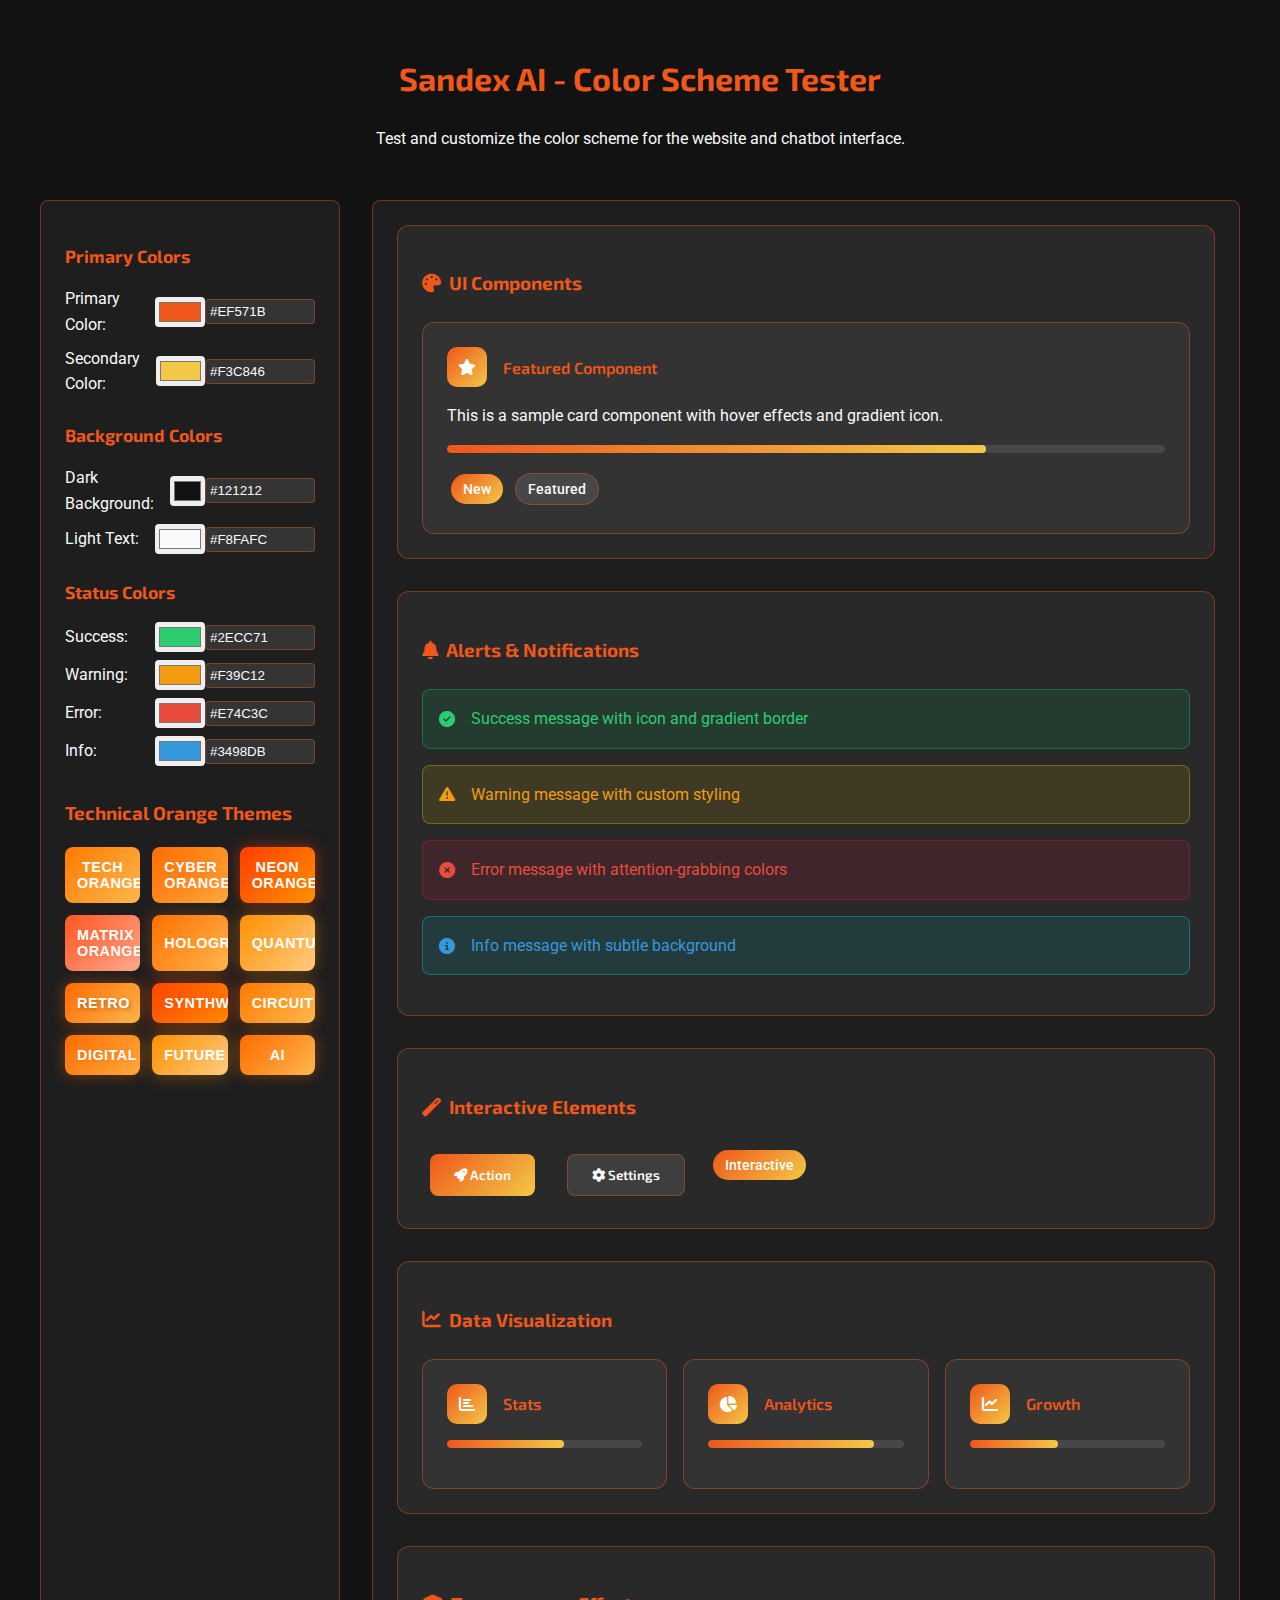
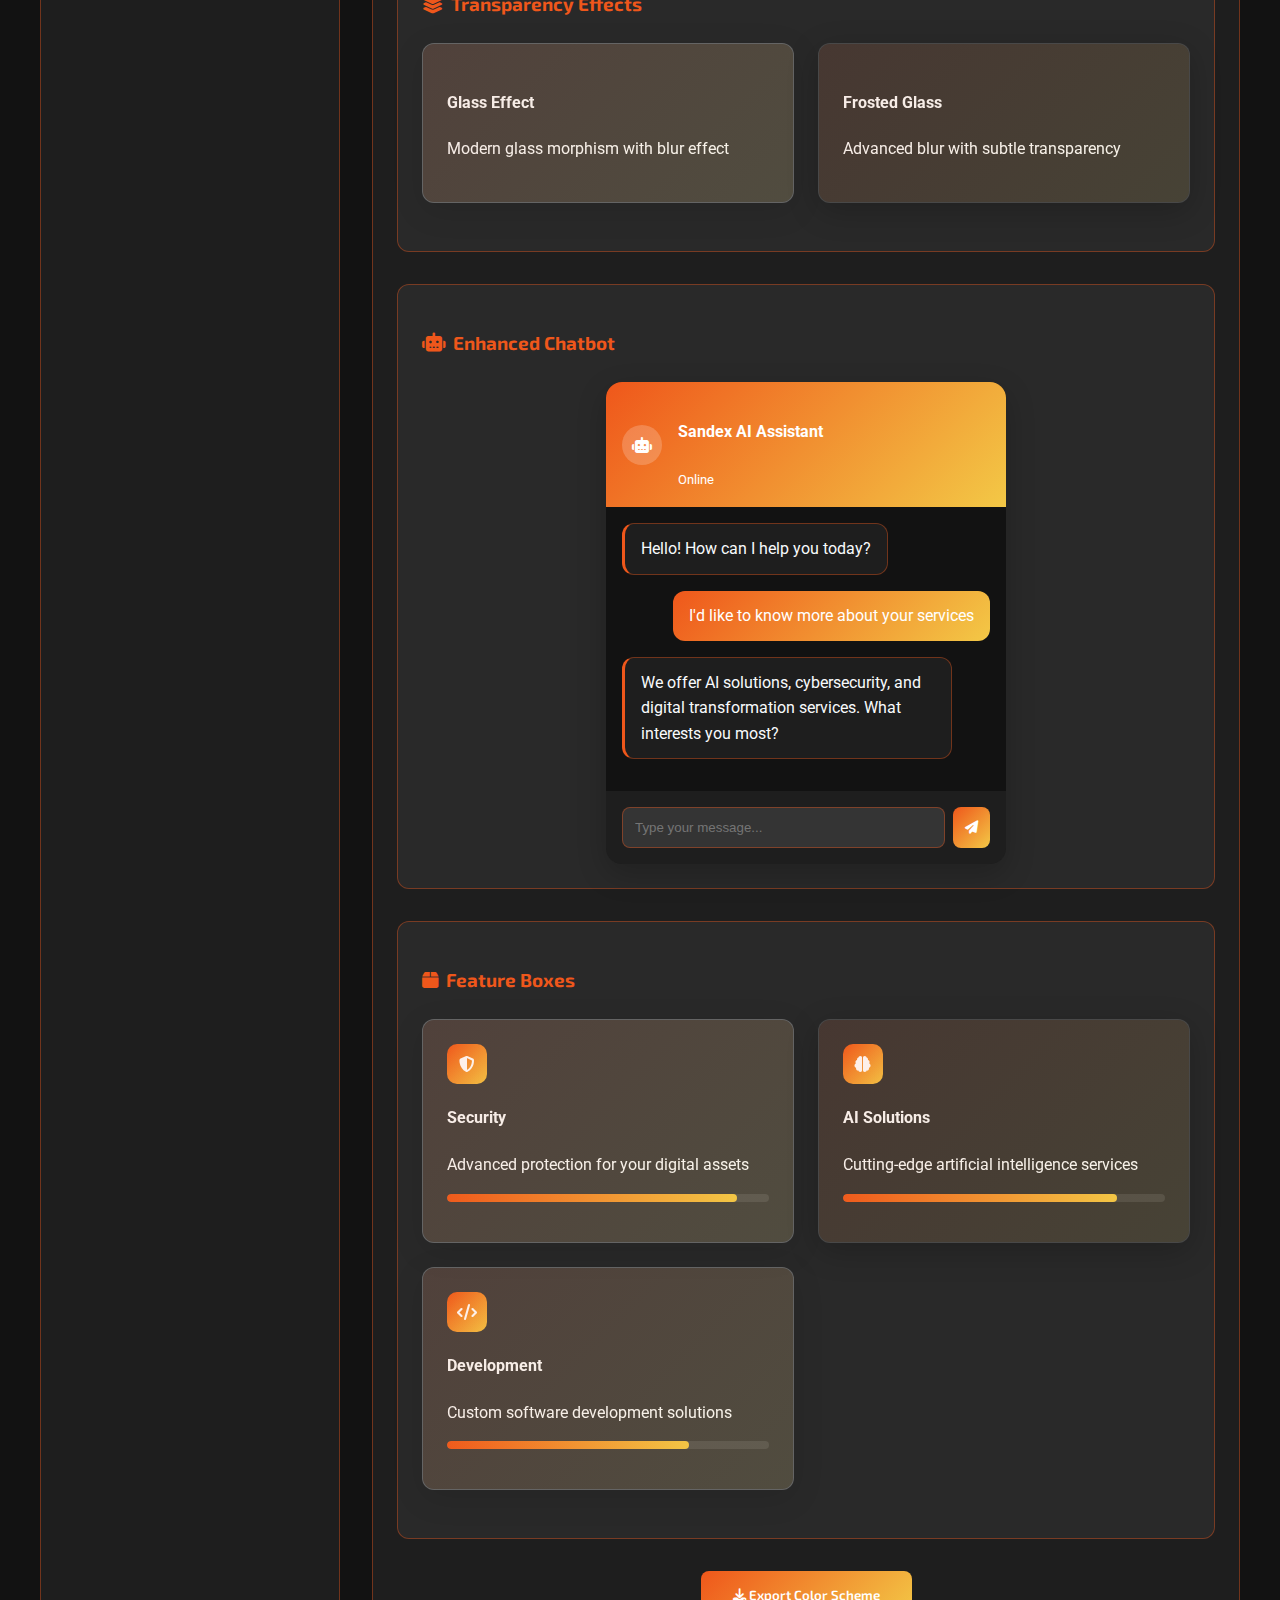
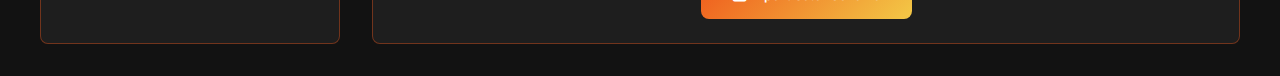
<file: color-test.html>
<!DOCTYPE html>
<html lang="en">
<head>
    <meta charset="UTF-8">
    <meta name="viewport" content="width=device-width, initial-scale=1.0">
    <title>Sandex AI - Color Scheme Tester</title>
    <!-- Fonts -->
    <link href="https://fonts.googleapis.com/css2?family=Exo+2:wght@300;400;600;700&family=Roboto:wght@300;400;500;700&display=swap" rel="stylesheet">
    <!-- Font Awesome -->
    <link rel="stylesheet" href="https://cdnjs.cloudflare.com/ajax/libs/font-awesome/6.4.0/css/all.min.css">
    <style>
        :root {
            /* Default Theme Colors */
            --primary: #EF571B;
            --secondary: #F3C846;
            --dark: #121212;
            --light: #f8fafc;
            --border: rgba(239, 87, 27, 0.4);
            --shadow: rgba(239, 87, 27, 0.3);
            --success: #2ecc71;
            --warning: #f39c12;
            --error: #e74c3c;
            --info: #3498db;
        }

        body {
            margin: 0;
            padding: 0;
            font-family: 'Roboto', sans-serif;
            background-color: var(--dark);
            color: var(--light);
            line-height: 1.6;
        }

        .container {
            max-width: 1200px;
            margin: 0 auto;
            padding: 2rem;
        }

        header {
            text-align: center;
            margin-bottom: 3rem;
        }

        h1, h2, h3 {
            font-family: 'Exo 2', sans-serif;
            color: var(--primary);
        }

        .color-tester {
            display: grid;
            grid-template-columns: 300px 1fr;
            gap: 2rem;
        }

        .color-controls {
            background-color: rgba(255, 255, 255, 0.05);
            border-radius: 8px;
            padding: 1.5rem;
            border: 1px solid var(--border);
        }

        .preview-area {
            background-color: rgba(255, 255, 255, 0.05);
            border-radius: 8px;
            padding: 1.5rem;
            border: 1px solid var(--border);
        }

        .color-group {
            margin-bottom: 1.5rem;
        }

        .color-group h3 {
            margin-bottom: 1rem;
            font-size: 1.1rem;
        }

        .color-input {
            display: flex;
            align-items: center;
            margin-bottom: 0.5rem;
        }

        .color-input label {
            flex: 1;
            margin-right: 1rem;
        }

        .color-input input[type="color"] {
            width: 50px;
            height: 30px;
            border: none;
            border-radius: 4px;
            cursor: pointer;
        }

        .color-input input[type="text"] {
            width: 100px;
            padding: 0.25rem;
            border: 1px solid var(--border);
            border-radius: 4px;
            background-color: rgba(255, 255, 255, 0.1);
            color: var(--light);
        }

        .preset-themes {
            margin-top: 2rem;
        }

        .preset-buttons {
            display: grid;
            grid-template-columns: repeat(3, 1fr);
            gap: 0.75rem;
        }

        .preset-btn {
            padding: 0.75rem;
            border: 1px solid var(--border);
            border-radius: 8px;
            background-color: rgba(255, 255, 255, 0.1);
            color: var(--light);
            cursor: pointer;
            transition: all 0.3s ease;
            font-weight: 600;
            text-transform: uppercase;
            font-size: 0.9rem;
            letter-spacing: 0.5px;
            position: relative;
            overflow: hidden;
        }

        .preset-btn:hover {
            transform: translateY(-2px);
            box-shadow: 0 4px 12px var(--shadow);
        }

        .preset-btn::before {
            content: '';
            position: absolute;
            top: 0;
            left: -100%;
            width: 100%;
            height: 100%;
            background: linear-gradient(
                90deg,
                transparent,
                rgba(255, 255, 255, 0.2),
                transparent
            );
            transition: 0.5s;
        }

        .preset-btn:hover::before {
            left: 100%;
        }

        .preset-btn[data-theme="sandex"] {
            background: linear-gradient(135deg, #FF6B00, #FFA559);
            color: white;
            border: none;
        }

        .preset-btn[data-theme="sunset"] {
            background: linear-gradient(135deg, #FF5722, #FFC107);
            color: white;
            border: none;
        }

        .preset-btn[data-theme="fire"] {
            background: linear-gradient(135deg, #FF4500, #FF8C00);
            color: white;
            border: none;
        }

        .preset-btn[data-theme="techOrange"] {
            background: linear-gradient(135deg, #FF7A00, #FFB74D);
            color: white;
            border: none;
        }

        .preset-btn[data-theme="cyberOrange"] {
            background: linear-gradient(135deg, #FF6D00, #FFAB40);
            color: white;
            border: none;
            text-shadow: 0 0 10px rgba(255, 109, 0, 0.5);
        }

        .preset-btn[data-theme="neonOrange"] {
            background: linear-gradient(135deg, #FF3D00, #FF9100);
            color: white;
            border: none;
            box-shadow: 0 0 15px rgba(255, 61, 0, 0.5);
        }

        .preset-btn[data-theme="matrixOrange"] {
            background: linear-gradient(135deg, #FF5722, #FFAB91);
            color: white;
            border: none;
            text-shadow: 0 0 5px rgba(255, 87, 34, 0.5);
        }

        .preset-btn[data-theme="hologramOrange"] {
            background: linear-gradient(135deg, #FF6F00, #FFB74D);
            color: white;
            border: none;
            box-shadow: 0 0 20px rgba(255, 111, 0, 0.3);
        }

        .preset-btn[data-theme="quantumOrange"] {
            background: linear-gradient(135deg, #FF8F00, #FFCC80);
            color: white;
            border: none;
            box-shadow: 0 0 15px rgba(255, 143, 0, 0.4);
        }

        .preset-btn[data-theme="retroOrange"] {
            background: linear-gradient(135deg, #FF6B00, #FFB74D);
            color: white;
            border: none;
            box-shadow: 0 0 15px rgba(255, 107, 0, 0.4);
            text-shadow: 2px 2px 4px rgba(0, 0, 0, 0.3);
        }

        .preset-btn[data-theme="synthwaveOrange"] {
            background: linear-gradient(135deg, #FF4500, #FF8C00);
            color: white;
            border: none;
            box-shadow: 0 0 20px rgba(255, 69, 0, 0.5);
            text-shadow: 0 0 10px rgba(255, 69, 0, 0.8);
        }

        .preset-btn[data-theme="circuitOrange"] {
            background: linear-gradient(135deg, #FF7A00, #FFB74D);
            color: white;
            border: none;
            box-shadow: 0 0 15px rgba(255, 122, 0, 0.4);
        }

        .preset-btn[data-theme="digitalOrange"] {
            background: linear-gradient(135deg, #FF6D00, #FFAB40);
            color: white;
            border: none;
            box-shadow: 0 0 15px rgba(255, 109, 0, 0.4);
            text-shadow: 0 0 5px rgba(255, 109, 0, 0.5);
        }

        .preset-btn[data-theme="futureOrange"] {
            background: linear-gradient(135deg, #FF8F00, #FFCC80);
            color: white;
            border: none;
            box-shadow: 0 0 20px rgba(255, 143, 0, 0.4);
        }

        .preset-btn[data-theme="aiOrange"] {
            background: linear-gradient(135deg, #FF6B00, #FFB74D);
            color: white;
            border: none;
            box-shadow: 0 0 15px rgba(255, 107, 0, 0.4);
        }

        /* Preview Components */
        .preview-components {
            display: grid;
            gap: 2rem;
        }

        .preview-section {
            padding: 1.5rem;
            border-radius: 12px;
            background-color: rgba(255, 255, 255, 0.05);
            border: 1px solid var(--border);
        }

        .preview-section h3 {
            margin-bottom: 1.5rem;
            display: flex;
            align-items: center;
            gap: 0.5rem;
        }

        .preview-section h3 i {
            color: var(--primary);
        }

        /* New Components */
        .card {
            background: rgba(255, 255, 255, 0.05);
            border-radius: 12px;
            padding: 1.5rem;
            border: 1px solid var(--border);
            transition: all 0.3s ease;
        }

        .card:hover {
            transform: translateY(-5px);
            box-shadow: 0 8px 20px var(--shadow);
        }

        .card-header {
            display: flex;
            align-items: center;
            gap: 1rem;
            margin-bottom: 1rem;
        }

        .card-icon {
            width: 40px;
            height: 40px;
            background: linear-gradient(135deg, var(--primary), var(--secondary));
            border-radius: 10px;
            display: flex;
            align-items: center;
            justify-content: center;
            color: white;
        }

        .card-title {
            font-family: 'Exo 2', sans-serif;
            font-weight: 600;
            color: var(--primary);
            margin: 0;
        }

        .progress-bar {
            width: 100%;
            height: 8px;
            background: rgba(255, 255, 255, 0.1);
            border-radius: 4px;
            overflow: hidden;
            margin: 1rem 0;
        }

        .progress-fill {
            height: 100%;
            background: linear-gradient(90deg, var(--primary), var(--secondary));
            border-radius: 4px;
            transition: width 0.3s ease;
        }

        .badge {
            display: inline-flex;
            align-items: center;
            padding: 0.25rem 0.75rem;
            border-radius: 20px;
            font-size: 0.875rem;
            font-weight: 500;
            margin: 0.25rem;
        }

        .badge-primary {
            background: linear-gradient(135deg, var(--primary), var(--secondary));
            color: white;
        }

        .badge-secondary {
            background: rgba(255, 255, 255, 0.1);
            border: 1px solid var(--border);
            color: var(--light);
        }

        .alert {
            padding: 1rem;
            border-radius: 8px;
            margin: 1rem 0;
            display: flex;
            align-items: center;
            gap: 1rem;
        }

        .alert-success {
            background: rgba(0, 230, 118, 0.1);
            border: 1px solid rgba(0, 230, 118, 0.3);
            color: var(--success);
        }

        .alert-warning {
            background: rgba(255, 214, 0, 0.1);
            border: 1px solid rgba(255, 214, 0, 0.3);
            color: var(--warning);
        }

        .alert-error {
            background: rgba(255, 23, 68, 0.1);
            border: 1px solid rgba(255, 23, 68, 0.3);
            color: var(--error);
        }

        .alert-info {
            background: rgba(0, 229, 255, 0.1);
            border: 1px solid rgba(0, 229, 255, 0.3);
            color: var(--info);
        }

        .tooltip {
            position: relative;
            display: inline-block;
        }

        .tooltip:hover::after {
            content: attr(data-tooltip);
            position: absolute;
            bottom: 100%;
            left: 50%;
            transform: translateX(-50%);
            padding: 0.5rem 1rem;
            background: var(--dark);
            color: var(--light);
            border-radius: 4px;
            font-size: 0.875rem;
            white-space: nowrap;
            z-index: 1;
            margin-bottom: 0.5rem;
        }

        .tooltip:hover::before {
            content: '';
            position: absolute;
            bottom: calc(100% - 5px);
            left: 50%;
            transform: translateX(-50%);
            border-width: 5px;
            border-style: solid;
            border-color: var(--dark) transparent transparent transparent;
        }

        .btn {
            background: linear-gradient(135deg, var(--primary), var(--secondary));
            color: white;
            border: none;
            border-radius: 0.5rem;
            padding: 0.75rem 1.5rem;
            font-family: 'Exo 2', sans-serif;
            font-weight: 600;
            cursor: pointer;
            transition: all 0.3s ease;
            margin: 0.5rem;
        }

        .btn:hover {
            transform: translateY(-3px);
            box-shadow: 0 5px 15px var(--shadow);
        }

        .btn-secondary {
            background: rgba(255, 255, 255, 0.1);
            border: 1px solid var(--border);
        }

        .status-indicator {
            display: inline-flex;
            align-items: center;
            padding: 0.5rem 1rem;
            border-radius: 4px;
            margin: 0.5rem;
        }

        .status-success {
            background-color: rgba(46, 204, 113, 0.2);
            border: 1px solid rgba(46, 204, 113, 0.5);
            color: var(--success);
        }

        .status-warning {
            background-color: rgba(243, 156, 18, 0.2);
            border: 1px solid rgba(243, 156, 18, 0.5);
            color: var(--warning);
        }

        .status-error {
            background-color: rgba(231, 76, 60, 0.2);
            border: 1px solid rgba(231, 76, 60, 0.5);
            color: var(--error);
        }

        .chat-preview {
            max-width: 400px;
            margin: 0 auto;
        }

        .message {
            margin-bottom: 1rem;
            max-width: 80%;
        }

        .message.user-message {
            margin-left: auto;
            background-color: rgba(255, 255, 255, 0.1);
            padding: 1rem;
            border-radius: 1rem 1rem 0 1rem;
        }

        .message.bot-message {
            display: flex;
            align-items: flex-start;
        }

        .bot-icon {
            background: linear-gradient(135deg, var(--primary), var(--secondary));
            color: white;
            width: 40px;
            height: 40px;
            border-radius: 50%;
            display: flex;
            align-items: center;
            justify-content: center;
            margin-right: 0.75rem;
            flex-shrink: 0;
        }

        .bot-content {
            background-color: rgba(239, 87, 27, 0.15);
            padding: 1rem;
            border-radius: 0 1rem 1rem 1rem;
            border-left: 3px solid var(--primary);
        }

        .export-section {
            margin-top: 2rem;
            text-align: center;
        }

        .export-btn {
            background: linear-gradient(135deg, var(--primary), var(--secondary));
            color: white;
            border: none;
            border-radius: 0.5rem;
            padding: 1rem 2rem;
            font-family: 'Exo 2', sans-serif;
            font-weight: 600;
            cursor: pointer;
            transition: all 0.3s ease;
        }

        .export-btn:hover {
            transform: translateY(-3px);
            box-shadow: 0 5px 15px var(--shadow);
        }

        /* Transparency Effects */
        .glass-effect {
            background: rgba(255, 255, 255, 0.1);
            backdrop-filter: blur(10px);
            -webkit-backdrop-filter: blur(10px);
            border: 1px solid rgba(255, 255, 255, 0.2);
            box-shadow: 0 8px 32px rgba(0, 0, 0, 0.1);
        }

        .frosted-glass {
            background: rgba(255, 255, 255, 0.05);
            backdrop-filter: blur(20px);
            -webkit-backdrop-filter: blur(20px);
            border: 1px solid rgba(255, 255, 255, 0.1);
            box-shadow: 0 8px 32px rgba(0, 0, 0, 0.2);
        }

        /* Advanced Boxes */
        .box-container {
            display: grid;
            grid-template-columns: repeat(auto-fit, minmax(250px, 1fr));
            gap: 1.5rem;
            margin: 1.5rem 0;
        }

        .feature-box {
            padding: 1.5rem;
            border-radius: 12px;
            transition: all 0.3s ease;
            position: relative;
            overflow: hidden;
        }

        .feature-box::before {
            content: '';
            position: absolute;
            top: 0;
            left: 0;
            width: 100%;
            height: 100%;
            background: linear-gradient(135deg, var(--primary), var(--secondary));
            opacity: 0.1;
            transition: opacity 0.3s ease;
        }

        .feature-box:hover::before {
            opacity: 0.2;
        }

        .feature-box:hover {
            transform: translateY(-5px);
            box-shadow: 0 10px 30px var(--shadow);
        }

        /* Enhanced Chatbot */
        .chat-container {
            max-width: 400px;
            margin: 0 auto;
            border-radius: 16px;
            overflow: hidden;
            background: var(--dark);
            box-shadow: 0 10px 30px rgba(0, 0, 0, 0.2);
        }

        .chat-header {
            padding: 1rem;
            background: linear-gradient(135deg, var(--primary), var(--secondary));
            color: white;
            display: flex;
            align-items: center;
            gap: 1rem;
        }

        .chat-header .bot-avatar {
            width: 40px;
            height: 40px;
            background: rgba(255, 255, 255, 0.2);
            border-radius: 50%;
            display: flex;
            align-items: center;
            justify-content: center;
        }

        .chat-messages {
            padding: 1rem;
            max-height: 400px;
            overflow-y: auto;
        }

        .chat-message {
            margin-bottom: 1rem;
            display: flex;
            gap: 0.75rem;
            animation: messageSlide 0.3s ease;
        }

        @keyframes messageSlide {
            from {
                opacity: 0;
                transform: translateY(10px);
            }
            to {
                opacity: 1;
                transform: translateY(0);
            }
        }

        .message-content {
            padding: 0.75rem 1rem;
            border-radius: 12px;
            max-width: 80%;
            position: relative;
        }

        .bot-message .message-content {
            background: rgba(255, 255, 255, 0.05);
            border: 1px solid var(--border);
            border-left: 3px solid var(--primary);
        }

        .user-message {
            flex-direction: row-reverse;
        }

        .user-message .message-content {
            background: linear-gradient(135deg, var(--primary), var(--secondary));
            color: white;
        }

        .chat-input {
            padding: 1rem;
            background: rgba(255, 255, 255, 0.05);
            display: flex;
            gap: 0.5rem;
        }

        .chat-input input {
            flex: 1;
            padding: 0.75rem;
            border: 1px solid var(--border);
            border-radius: 8px;
            background: rgba(255, 255, 255, 0.1);
            color: var(--light);
        }

        .chat-input button {
            padding: 0.75rem;
            border: none;
            border-radius: 8px;
            background: linear-gradient(135deg, var(--primary), var(--secondary));
            color: white;
            cursor: pointer;
            transition: all 0.3s ease;
        }

        .chat-input button:hover {
            transform: translateY(-2px);
            box-shadow: 0 4px 12px var(--shadow);
        }
    </style>
</head>
<body>
    <div class="container">
        <header>
            <h1>Sandex AI - Color Scheme Tester</h1>
            <p>Test and customize the color scheme for the website and chatbot interface.</p>
        </header>

        <div class="color-tester">
            <div class="color-controls">
                <div class="color-group">
                    <h3>Primary Colors</h3>
                    <div class="color-input">
                        <label>Primary Color:</label>
                        <input type="color" id="primaryColor" value="#EF571B">
                        <input type="text" id="primaryColorText" value="#EF571B">
                    </div>
                    <div class="color-input">
                        <label>Secondary Color:</label>
                        <input type="color" id="secondaryColor" value="#F3C846">
                        <input type="text" id="secondaryColorText" value="#F3C846">
                    </div>
                </div>

                <div class="color-group">
                    <h3>Background Colors</h3>
                    <div class="color-input">
                        <label>Dark Background:</label>
                        <input type="color" id="darkColor" value="#121212">
                        <input type="text" id="darkColorText" value="#121212">
                    </div>
                    <div class="color-input">
                        <label>Light Text:</label>
                        <input type="color" id="lightColor" value="#F8FAFC">
                        <input type="text" id="lightColorText" value="#F8FAFC">
                    </div>
                </div>

                <div class="color-group">
                    <h3>Status Colors</h3>
                    <div class="color-input">
                        <label>Success:</label>
                        <input type="color" id="successColor" value="#2ECC71">
                        <input type="text" id="successColorText" value="#2ECC71">
                    </div>
                    <div class="color-input">
                        <label>Warning:</label>
                        <input type="color" id="warningColor" value="#F39C12">
                        <input type="text" id="warningColorText" value="#F39C12">
                    </div>
                    <div class="color-input">
                        <label>Error:</label>
                        <input type="color" id="errorColor" value="#E74C3C">
                        <input type="text" id="errorColorText" value="#E74C3C">
                    </div>
                    <div class="color-input">
                        <label>Info:</label>
                        <input type="color" id="infoColor" value="#3498DB">
                        <input type="text" id="infoColorText" value="#3498DB">
                    </div>
                </div>

                <div class="preset-themes">
                    <h3>Technical Orange Themes</h3>
                    <div class="preset-buttons">
                        <button class="preset-btn" data-theme="techOrange">Tech Orange</button>
                        <button class="preset-btn" data-theme="cyberOrange">Cyber Orange</button>
                        <button class="preset-btn" data-theme="neonOrange">Neon Orange</button>
                        <button class="preset-btn" data-theme="matrixOrange">Matrix Orange</button>
                        <button class="preset-btn" data-theme="hologramOrange">Hologram</button>
                        <button class="preset-btn" data-theme="quantumOrange">Quantum</button>
                        <button class="preset-btn" data-theme="retroOrange">Retro</button>
                        <button class="preset-btn" data-theme="synthwaveOrange">Synthwave</button>
                        <button class="preset-btn" data-theme="circuitOrange">Circuit</button>
                        <button class="preset-btn" data-theme="digitalOrange">Digital</button>
                        <button class="preset-btn" data-theme="futureOrange">Future</button>
                        <button class="preset-btn" data-theme="aiOrange">AI</button>
                    </div>
                </div>
            </div>

            <div class="preview-area">
                <div class="preview-components">
                    <div class="preview-section">
                        <h3><i class="fas fa-palette"></i> UI Components</h3>
                        <div class="card">
                            <div class="card-header">
                                <div class="card-icon">
                                    <i class="fas fa-star"></i>
                                </div>
                                <h4 class="card-title">Featured Component</h4>
                            </div>
                            <p>This is a sample card component with hover effects and gradient icon.</p>
                            <div class="progress-bar">
                                <div class="progress-fill" style="width: 75%"></div>
                            </div>
                            <div>
                                <span class="badge badge-primary">New</span>
                                <span class="badge badge-secondary">Featured</span>
                            </div>
                        </div>
                    </div>

                    <div class="preview-section">
                        <h3><i class="fas fa-bell"></i> Alerts & Notifications</h3>
                        <div class="alert alert-success">
                            <i class="fas fa-check-circle"></i>
                            <div>Success message with icon and gradient border</div>
                        </div>
                        <div class="alert alert-warning">
                            <i class="fas fa-exclamation-triangle"></i>
                            <div>Warning message with custom styling</div>
                        </div>
                        <div class="alert alert-error">
                            <i class="fas fa-times-circle"></i>
                            <div>Error message with attention-grabbing colors</div>
                        </div>
                        <div class="alert alert-info">
                            <i class="fas fa-info-circle"></i>
                            <div>Info message with subtle background</div>
                        </div>
                    </div>

                    <div class="preview-section">
                        <h3><i class="fas fa-magic"></i> Interactive Elements</h3>
                        <div style="display: flex; gap: 1rem; flex-wrap: wrap;">
                            <button class="btn tooltip" data-tooltip="Primary action button">
                                <i class="fas fa-rocket"></i> Action
                            </button>
                            <button class="btn btn-secondary tooltip" data-tooltip="Secondary action button">
                                <i class="fas fa-cog"></i> Settings
                            </button>
                            <div class="tooltip" data-tooltip="Hover me for tooltip">
                                <span class="badge badge-primary">Interactive</span>
                            </div>
                        </div>
                    </div>

                    <div class="preview-section">
                        <h3><i class="fas fa-chart-line"></i> Data Visualization</h3>
                        <div style="display: grid; grid-template-columns: repeat(3, 1fr); gap: 1rem;">
                            <div class="card">
                                <div class="card-header">
                                    <div class="card-icon">
                                        <i class="fas fa-chart-bar"></i>
                                    </div>
                                    <h4 class="card-title">Stats</h4>
                                </div>
                                <div class="progress-bar">
                                    <div class="progress-fill" style="width: 60%"></div>
                                </div>
                            </div>
                            <div class="card">
                                <div class="card-header">
                                    <div class="card-icon">
                                        <i class="fas fa-chart-pie"></i>
                                    </div>
                                    <h4 class="card-title">Analytics</h4>
                                </div>
                                <div class="progress-bar">
                                    <div class="progress-fill" style="width: 85%"></div>
                                </div>
                            </div>
                            <div class="card">
                                <div class="card-header">
                                    <div class="card-icon">
                                        <i class="fas fa-chart-line"></i>
                                    </div>
                                    <h4 class="card-title">Growth</h4>
                                </div>
                                <div class="progress-bar">
                                    <div class="progress-fill" style="width: 45%"></div>
                                </div>
                            </div>
                        </div>
                    </div>

                    <div class="preview-section">
                        <h3><i class="fas fa-layer-group"></i> Transparency Effects</h3>
                        <div class="box-container">
                            <div class="feature-box glass-effect">
                                <h4>Glass Effect</h4>
                                <p>Modern glass morphism with blur effect</p>
                            </div>
                            <div class="feature-box frosted-glass">
                                <h4>Frosted Glass</h4>
                                <p>Advanced blur with subtle transparency</p>
                            </div>
                        </div>
                    </div>

                    <div class="preview-section">
                        <h3><i class="fas fa-robot"></i> Enhanced Chatbot</h3>
                        <div class="chat-container">
                            <div class="chat-header">
                                <div class="bot-avatar">
                                    <i class="fas fa-robot"></i>
                                </div>
                                <div>
                                    <h4>Sandex AI Assistant</h4>
                                    <small>Online</small>
                                </div>
                            </div>
                            <div class="chat-messages">
                                <div class="chat-message bot-message">
                                    <div class="message-content">
                                        Hello! How can I help you today?
                                    </div>
                                </div>
                                <div class="chat-message user-message">
                                    <div class="message-content">
                                        I'd like to know more about your services
                                    </div>
                                </div>
                                <div class="chat-message bot-message">
                                    <div class="message-content">
                                        We offer AI solutions, cybersecurity, and digital transformation services. What interests you most?
                                    </div>
                                </div>
                            </div>
                            <div class="chat-input">
                                <input type="text" placeholder="Type your message...">
                                <button>
                                    <i class="fas fa-paper-plane"></i>
                                </button>
                            </div>
                        </div>
                    </div>

                    <div class="preview-section">
                        <h3><i class="fas fa-box"></i> Feature Boxes</h3>
                        <div class="box-container">
                            <div class="feature-box glass-effect">
                                <div class="card-icon">
                                    <i class="fas fa-shield-alt"></i>
                                </div>
                                <h4>Security</h4>
                                <p>Advanced protection for your digital assets</p>
                                <div class="progress-bar">
                                    <div class="progress-fill" style="width: 90%"></div>
                                </div>
                            </div>
                            <div class="feature-box frosted-glass">
                                <div class="card-icon">
                                    <i class="fas fa-brain"></i>
                                </div>
                                <h4>AI Solutions</h4>
                                <p>Cutting-edge artificial intelligence services</p>
                                <div class="progress-bar">
                                    <div class="progress-fill" style="width: 85%"></div>
                                </div>
                            </div>
                            <div class="feature-box glass-effect">
                                <div class="card-icon">
                                    <i class="fas fa-code"></i>
                                </div>
                                <h4>Development</h4>
                                <p>Custom software development solutions</p>
                                <div class="progress-bar">
                                    <div class="progress-fill" style="width: 75%"></div>
                                </div>
                            </div>
                        </div>
                    </div>
                </div>

                <div class="export-section">
                    <button class="export-btn" id="exportColors">
                        <i class="fas fa-download"></i> Export Color Scheme
                    </button>
                </div>
            </div>
        </div>
    </div>

    <script>
        // Color input handling
        const colorInputs = document.querySelectorAll('input[type="color"]');
        const colorTexts = document.querySelectorAll('input[type="text"]');

        // Update color text when color input changes
        colorInputs.forEach((input, index) => {
            input.addEventListener('input', () => {
                colorTexts[index].value = input.value;
                updateColors();
            });
        });

        // Update color input when text changes
        colorTexts.forEach((input, index) => {
            input.addEventListener('input', () => {
                if (/^#[0-9A-F]{6}$/i.test(input.value)) {
                    colorInputs[index].value = input.value;
                    updateColors();
                }
            });
        });

        // Preset themes
        const presets = {
            default: {
                primary: '#EF571B',
                secondary: '#F3C846',
                dark: '#121212',
                light: '#F8FAFC',
                success: '#2ECC71',
                warning: '#F39C12',
                error: '#E74C3C',
                info: '#3498DB'
            },
            modern: {
                primary: '#2563EB',
                secondary: '#7C3AED',
                dark: '#0F172A',
                light: '#F8FAFC',
                success: '#059669',
                warning: '#D97706',
                error: '#DC2626',
                info: '#0284C7'
            },
            dark: {
                primary: '#10B981',
                secondary: '#6366F1',
                dark: '#111827',
                light: '#F3F4F6',
                success: '#059669',
                warning: '#D97706',
                error: '#DC2626',
                info: '#0284C7'
            },
            light: {
                primary: '#3B82F6',
                secondary: '#8B5CF6',
                dark: '#1F2937',
                light: '#FFFFFF',
                success: '#059669',
                warning: '#D97706',
                error: '#DC2626',
                info: '#0284C7'
            },
            sandex: {
                primary: '#FF6B00',
                secondary: '#FFA559',
                dark: '#1A1A1A',
                light: '#FFFFFF',
                success: '#00C853',
                warning: '#FFB300',
                error: '#FF3D00',
                info: '#00B0FF'
            },
            sunset: {
                primary: '#FF5722',
                secondary: '#FFC107',
                dark: '#212121',
                light: '#FAFAFA',
                success: '#4CAF50',
                warning: '#FF9800',
                error: '#F44336',
                info: '#2196F3'
            },
            fire: {
                primary: '#FF4500',
                secondary: '#FF8C00',
                dark: '#1C1C1C',
                light: '#F5F5F5',
                success: '#2E7D32',
                warning: '#F57C00',
                error: '#D32F2F',
                info: '#1976D2'
            },
            techOrange: {
                primary: '#FF7A00',
                secondary: '#FFB74D',
                dark: '#1E1E1E',
                light: '#F5F5F5',
                success: '#00E676',
                warning: '#FFB300',
                error: '#FF3D00',
                info: '#00B0FF'
            },
            cyberOrange: {
                primary: '#FF6D00',
                secondary: '#FFAB40',
                dark: '#0A0A0A',
                light: '#FFFFFF',
                success: '#00C853',
                warning: '#FFD600',
                error: '#FF1744',
                info: '#00E5FF'
            },
            neonOrange: {
                primary: '#FF3D00',
                secondary: '#FF9100',
                dark: '#121212',
                light: '#FAFAFA',
                success: '#00E676',
                warning: '#FFEA00',
                error: '#FF1744',
                info: '#00E5FF'
            },
            matrixOrange: {
                primary: '#FF5722',
                secondary: '#FFAB91',
                dark: '#000000',
                light: '#FFFFFF',
                success: '#00E676',
                warning: '#FFD600',
                error: '#FF1744',
                info: '#00E5FF'
            },
            hologramOrange: {
                primary: '#FF6F00',
                secondary: '#FFB74D',
                dark: '#0D0D0D',
                light: '#FFFFFF',
                success: '#00E676',
                warning: '#FFD600',
                error: '#FF1744',
                info: '#00E5FF'
            },
            quantumOrange: {
                primary: '#FF8F00',
                secondary: '#FFCC80',
                dark: '#1A1A1A',
                light: '#FFFFFF',
                success: '#00E676',
                warning: '#FFD600',
                error: '#FF1744',
                info: '#00E5FF'
            },
            retroOrange: {
                primary: '#FF6B00',
                secondary: '#FFB74D',
                dark: '#1A1A1A',
                light: '#FFFFFF',
                success: '#00E676',
                warning: '#FFD600',
                error: '#FF1744',
                info: '#00E5FF'
            },
            synthwaveOrange: {
                primary: '#FF4500',
                secondary: '#FF8C00',
                dark: '#0A0A0A',
                light: '#FFFFFF',
                success: '#00E676',
                warning: '#FFD600',
                error: '#FF1744',
                info: '#00E5FF'
            },
            circuitOrange: {
                primary: '#FF7A00',
                secondary: '#FFB74D',
                dark: '#121212',
                light: '#FFFFFF',
                success: '#00E676',
                warning: '#FFD600',
                error: '#FF1744',
                info: '#00E5FF'
            },
            digitalOrange: {
                primary: '#FF6D00',
                secondary: '#FFAB40',
                dark: '#000000',
                light: '#FFFFFF',
                success: '#00E676',
                warning: '#FFD600',
                error: '#FF1744',
                info: '#00E5FF'
            },
            futureOrange: {
                primary: '#FF8F00',
                secondary: '#FFCC80',
                dark: '#0D0D0D',
                light: '#FFFFFF',
                success: '#00E676',
                warning: '#FFD600',
                error: '#FF1744',
                info: '#00E5FF'
            },
            aiOrange: {
                primary: '#FF6B00',
                secondary: '#FFB74D',
                dark: '#1A1A1A',
                light: '#FFFFFF',
                success: '#00E676',
                warning: '#FFD600',
                error: '#FF1744',
                info: '#00E5FF'
            }
        };

        // Apply preset theme
        document.querySelectorAll('.preset-btn').forEach(btn => {
            btn.addEventListener('click', () => {
                const theme = presets[btn.dataset.theme];
                Object.entries(theme).forEach(([key, value], index) => {
                    colorInputs[index].value = value;
                    colorTexts[index].value = value;
                });
                updateColors();
            });
        });

        // Update colors in preview
        function updateColors() {
            const root = document.documentElement;
            const colors = {
                '--primary': colorInputs[0].value,
                '--secondary': colorInputs[1].value,
                '--dark': colorInputs[2].value,
                '--light': colorInputs[3].value,
                '--success': colorInputs[4].value,
                '--warning': colorInputs[5].value,
                '--error': colorInputs[6].value,
                '--info': colorInputs[7].value,
                '--border': `${colorInputs[0].value}66`,
                '--shadow': `${colorInputs[0].value}4D`
            };

            Object.entries(colors).forEach(([key, value]) => {
                root.style.setProperty(key, value);
            });
        }

        // Export color scheme
        document.getElementById('exportColors').addEventListener('click', () => {
            const colors = {
                primary: colorInputs[0].value,
                secondary: colorInputs[1].value,
                dark: colorInputs[2].value,
                light: colorInputs[3].value,
                success: colorInputs[4].value,
                warning: colorInputs[5].value,
                error: colorInputs[6].value,
                info: colorInputs[7].value
            };

            const css = `:root {
    --primary: ${colors.primary};
    --secondary: ${colors.secondary};
    --dark: ${colors.dark};
    --light: ${colors.light};
    --success: ${colors.success};
    --warning: ${colors.warning};
    --error: ${colors.error};
    --info: ${colors.info};
    --border: ${colors.primary}66;
    --shadow: ${colors.primary}4D;
}`;

            const blob = new Blob([css], { type: 'text/css' });
            const url = URL.createObjectURL(blob);
            const a = document.createElement('a');
            a.href = url;
            a.download = 'sandex-colors.css';
            document.body.appendChild(a);
            a.click();
            document.body.removeChild(a);
            URL.revokeObjectURL(url);
        });

        // Initialize with default colors
        updateColors();
    </script>
</body>
</html>
</file>
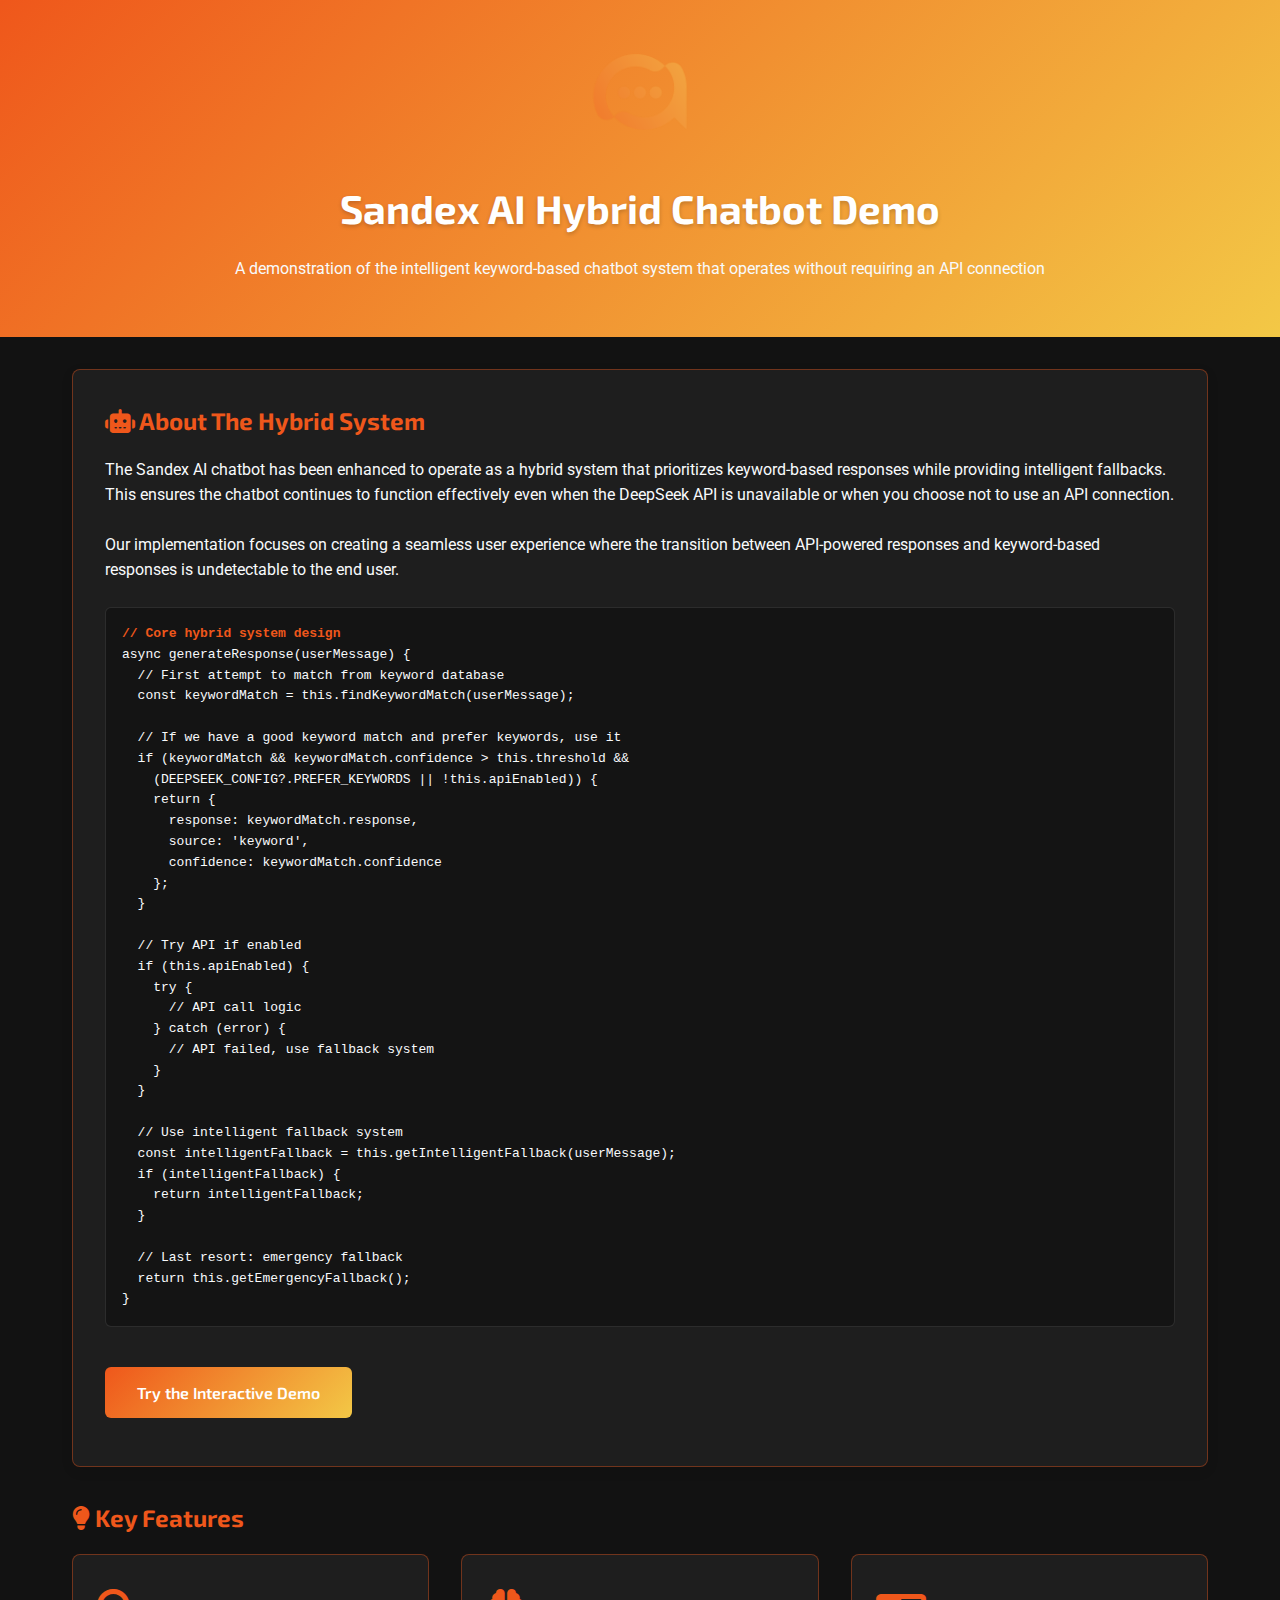
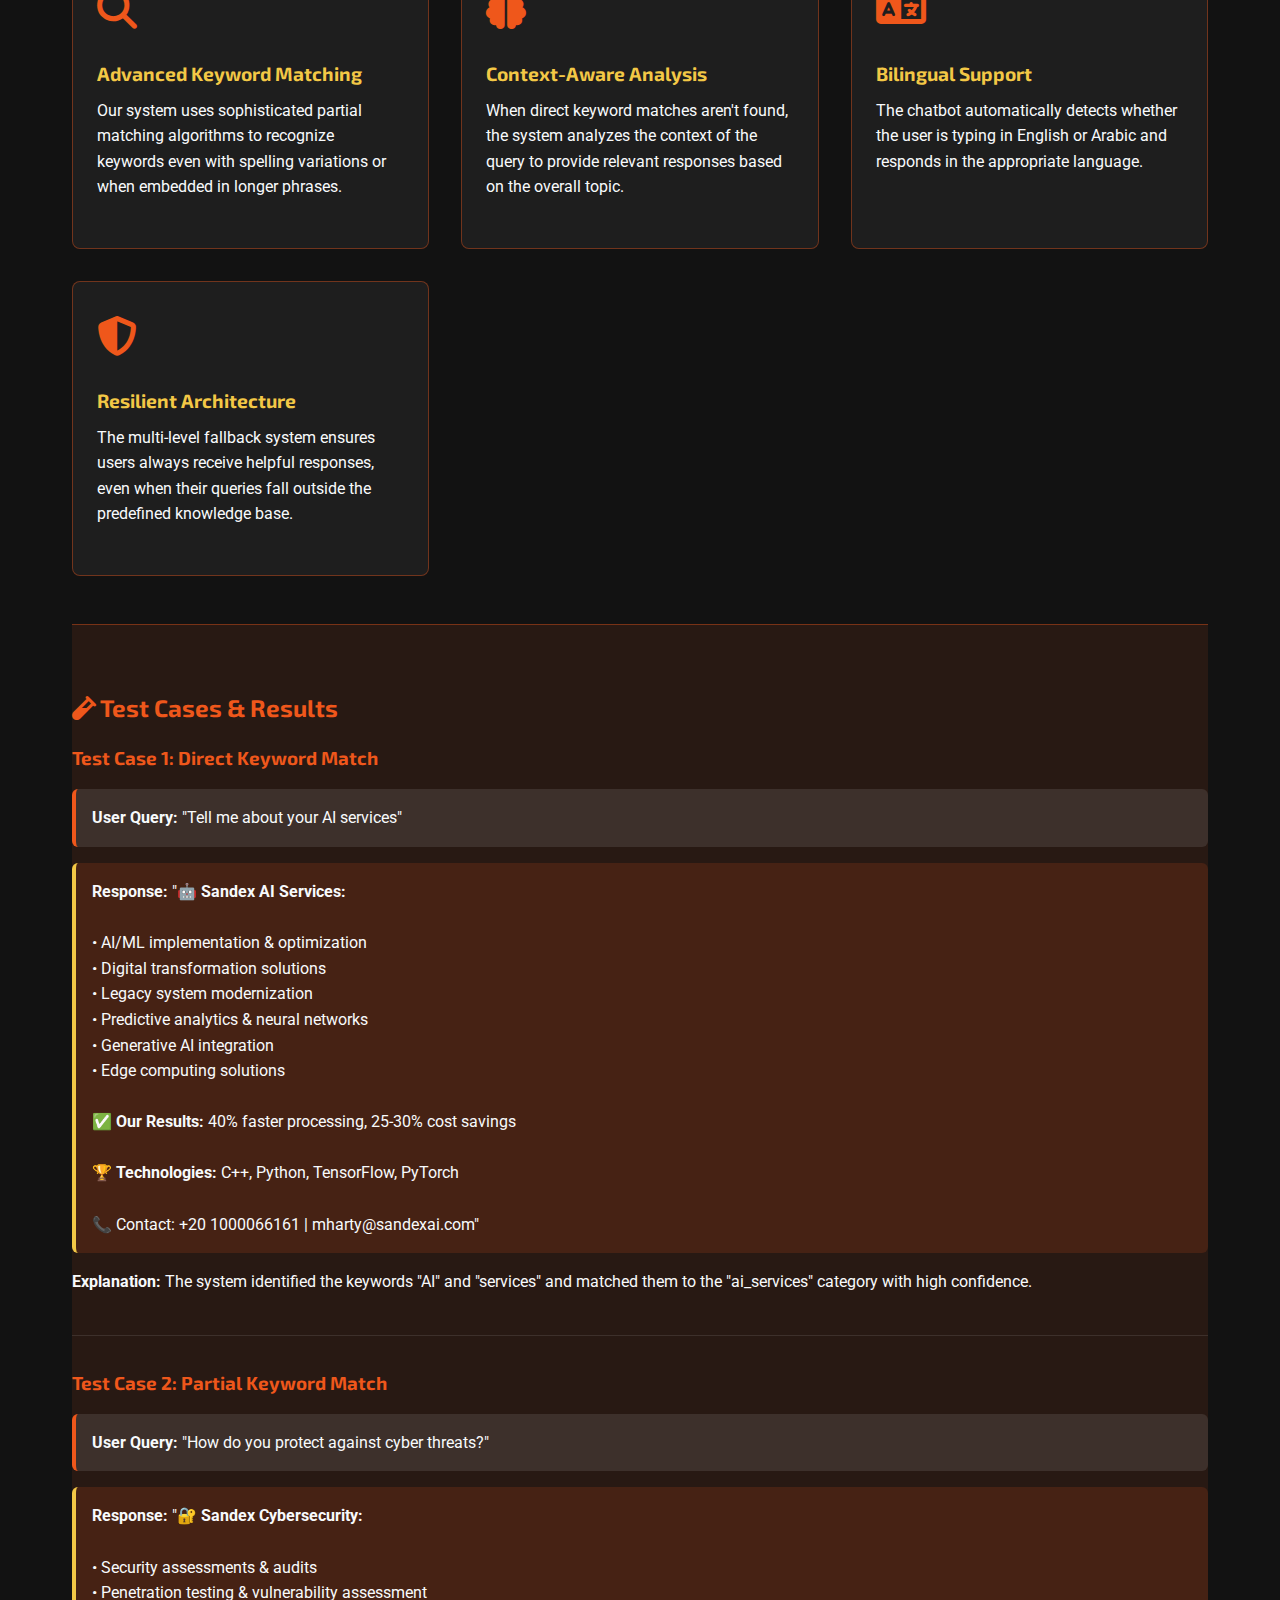
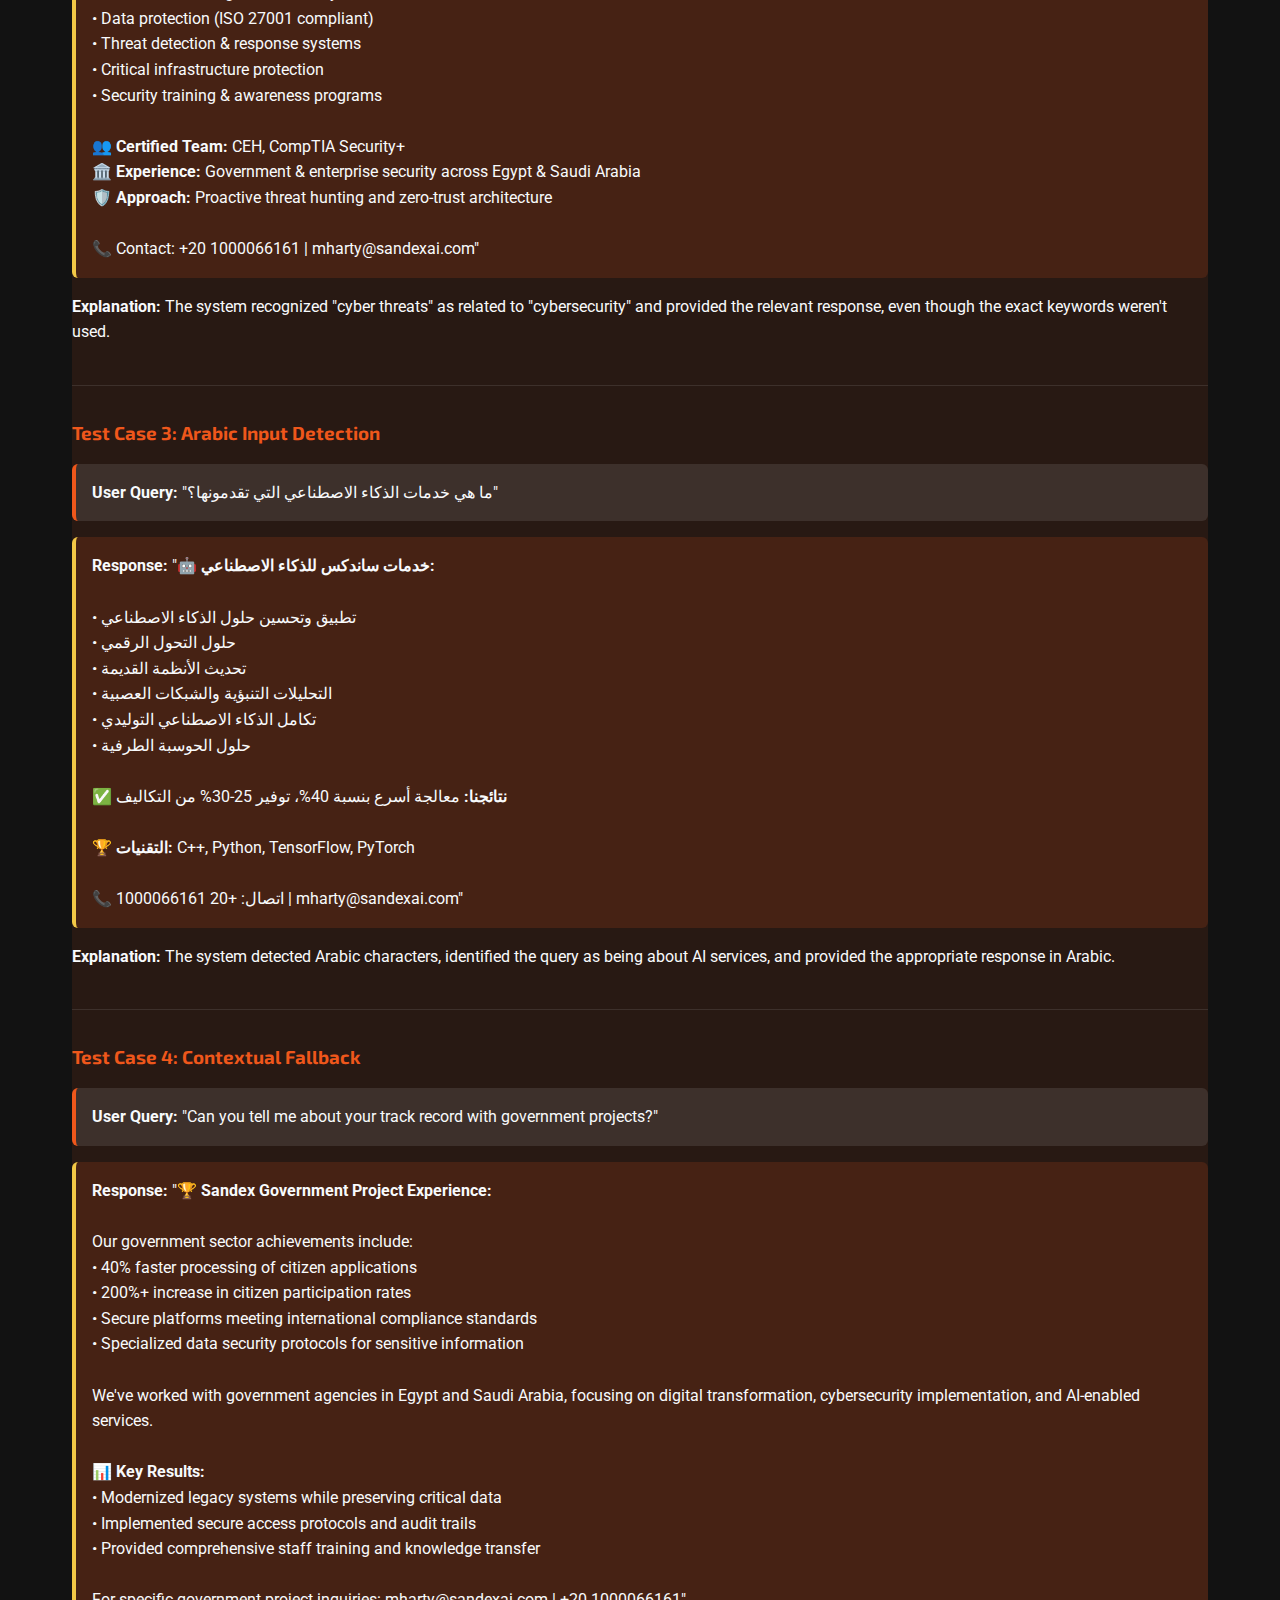
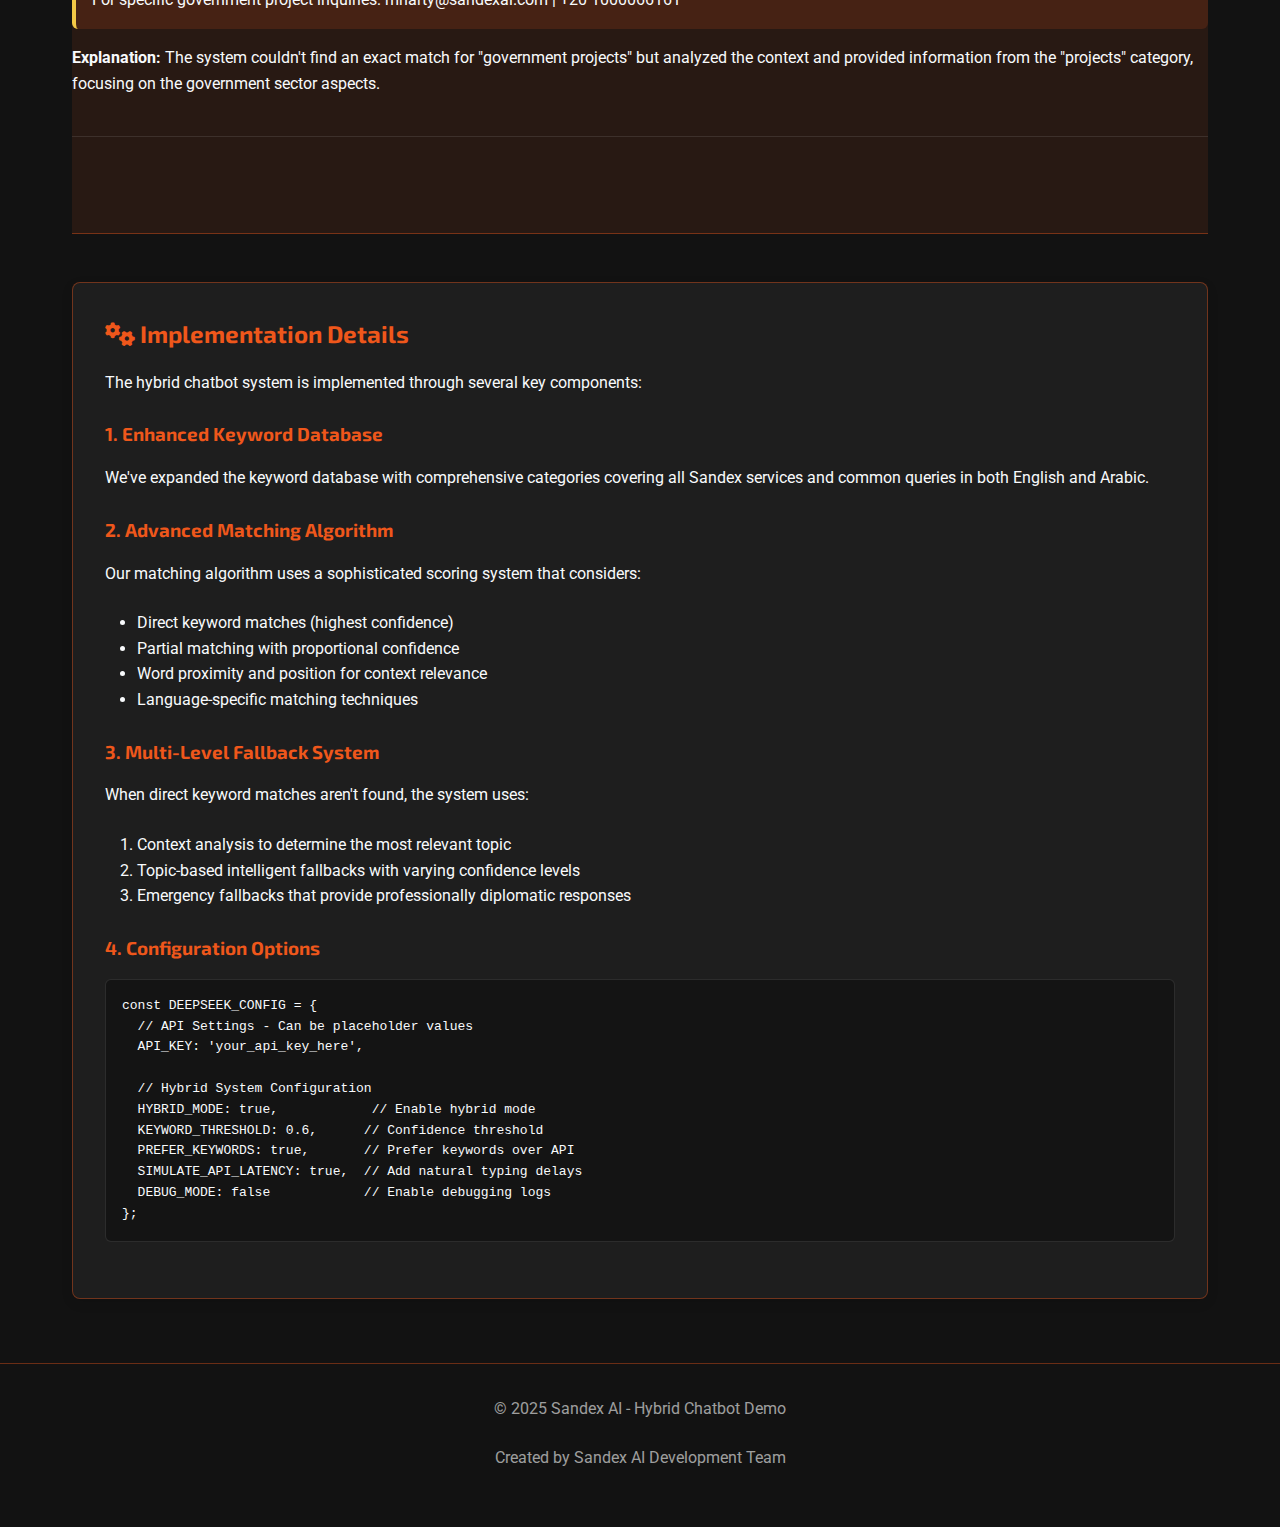
<file: hybrid-chatbot-demo.html>
<!DOCTYPE html>
<html lang="en">
<head>
    <meta charset="UTF-8">
    <meta name="viewport" content="width=device-width, initial-scale=1.0">
    <title>Sandex AI - Hybrid Chatbot Demo</title>
    <!-- Fonts -->
    <link href="https://fonts.googleapis.com/css2?family=Exo+2:wght@300;400;600;700&family=Roboto:wght@300;400;500;700&display=swap" rel="stylesheet">
    <!-- Font Awesome -->
    <link rel="stylesheet" href="https://cdnjs.cloudflare.com/ajax/libs/font-awesome/6.4.0/css/all.min.css">
    <style>
        :root {
            --primary: #EF571B;
            --secondary: #F3C846;
            --dark: #121212;
            --light: #f8fafc;
            --border: rgba(239, 87, 27, 0.4);
            --shadow: rgba(239, 87, 27, 0.3);
        }
        
        * {
            margin: 0;
            padding: 0;
            box-sizing: border-box;
        }
        
        body {
            font-family: 'Roboto', sans-serif;
            background-color: var(--dark);
            color: var(--light);
            line-height: 1.6;
        }
        
        header {
            background: linear-gradient(135deg, var(--primary), var(--secondary));
            padding: 2rem 0;
            text-align: center;
            margin-bottom: 2rem;
        }
        
        .container {
            max-width: 1200px;
            margin: 0 auto;
            padding: 0 2rem;
        }
        
        h1, h2, h3, h4 {
            font-family: 'Exo 2', sans-serif;
            margin-bottom: 1rem;
            color: var(--primary);
        }
        
        p {
            margin-bottom: 1.5rem;
        }
        
        .logo {
            width: 120px;
            margin-bottom: 1rem;
        }
        
        .header-title {
            color: white;
            font-size: 2.5rem;
            text-shadow: 0 2px 4px rgba(0,0,0,0.2);
        }
        
        .card {
            background-color: rgba(255,255,255,0.05);
            border-radius: 8px;
            padding: 2rem;
            margin-bottom: 2rem;
            border: 1px solid var(--border);
            box-shadow: 0 4px 12px rgba(0,0,0,0.1);
        }
        
        .feature-grid {
            display: grid;
            grid-template-columns: repeat(auto-fit, minmax(300px, 1fr));
            gap: 2rem;
            margin-bottom: 2rem;
        }
        
        .feature-card {
            background-color: rgba(255,255,255,0.05);
            border-radius: 8px;
            padding: 1.5rem;
            border: 1px solid var(--border);
            transition: transform 0.3s, box-shadow 0.3s;
        }
        
        .feature-card:hover {
            transform: translateY(-5px);
            box-shadow: 0 8px 16px var(--shadow);
        }
        
        .feature-icon {
            font-size: 2.5rem;
            color: var(--primary);
            margin-bottom: 1rem;
            display: inline-block;
        }
        
        .feature-title {
            font-size: 1.2rem;
            margin-bottom: 0.5rem;
            color: var(--secondary);
        }
        
        .code-block {
            background-color: rgba(0,0,0,0.3);
            border-radius: 6px;
            padding: 1rem;
            font-family: monospace;
            margin-bottom: 1.5rem;
            overflow-x: auto;
            border: 1px solid rgba(255,255,255,0.1);
        }
        
        .highlight {
            color: var(--primary);
            font-weight: bold;
        }
        
        .btn {
            display: inline-block;
            background: linear-gradient(135deg, var(--primary), var(--secondary));
            color: white;
            padding: 0.8rem 2rem;
            border-radius: 6px;
            text-decoration: none;
            font-family: 'Exo 2', sans-serif;
            font-weight: 600;
            margin: 1rem 0;
            border: none;
            cursor: pointer;
            transition: transform 0.3s, box-shadow 0.3s;
            text-align: center;
        }
        
        .btn:hover {
            transform: translateY(-3px);
            box-shadow: 0 5px 15px var(--shadow);
        }
        
        .demo-section {
            padding: 4rem 0;
            background-color: rgba(239, 87, 27, 0.1);
            margin: 3rem 0;
            border-top: 1px solid var(--border);
            border-bottom: 1px solid var(--border);
        }
        
        .test-case {
            margin-bottom: 2rem;
            padding-bottom: 1rem;
            border-bottom: 1px solid rgba(255,255,255,0.1);
        }
        
        .test-input, .test-output {
            padding: 1rem;
            border-radius: 6px;
            margin-bottom: 1rem;
        }
        
        .test-input {
            background-color: rgba(255,255,255,0.1);
            border-left: 4px solid var(--primary);
        }
        
        .test-output {
            background-color: rgba(239, 87, 27, 0.15);
            border-left: 4px solid var(--secondary);
        }
        
        footer {
            text-align: center;
            padding: 2rem 0;
            margin-top: 4rem;
            border-top: 1px solid var(--border);
            color: rgba(255,255,255,0.6);
        }
    </style>
</head>
<body>
    <header>
        <div class="container">
            <img src="sandex-logo-icon.png" alt="Sandex AI" class="logo">
            <h1 class="header-title">Sandex AI Hybrid Chatbot Demo</h1>
            <p>A demonstration of the intelligent keyword-based chatbot system that operates without requiring an API connection</p>
        </div>
    </header>
    
    <main class="container">
        <section class="card">
            <h2><i class="fas fa-robot"></i> About The Hybrid System</h2>
            <p>The Sandex AI chatbot has been enhanced to operate as a hybrid system that prioritizes keyword-based responses while providing intelligent fallbacks. This ensures the chatbot continues to function effectively even when the DeepSeek API is unavailable or when you choose not to use an API connection.</p>
            <p>Our implementation focuses on creating a seamless user experience where the transition between API-powered responses and keyword-based responses is undetectable to the end user.</p>
            
            <div class="code-block">
                <span class="highlight">// Core hybrid system design</span><br>
                async generateResponse(userMessage) {<br>
                &nbsp;&nbsp;// First attempt to match from keyword database<br>
                &nbsp;&nbsp;const keywordMatch = this.findKeywordMatch(userMessage);<br>
                &nbsp;&nbsp;<br>
                &nbsp;&nbsp;// If we have a good keyword match and prefer keywords, use it<br>
                &nbsp;&nbsp;if (keywordMatch && keywordMatch.confidence > this.threshold && <br>
                &nbsp;&nbsp;&nbsp;&nbsp;(DEEPSEEK_CONFIG?.PREFER_KEYWORDS || !this.apiEnabled)) {<br>
                &nbsp;&nbsp;&nbsp;&nbsp;return {<br>
                &nbsp;&nbsp;&nbsp;&nbsp;&nbsp;&nbsp;response: keywordMatch.response,<br>
                &nbsp;&nbsp;&nbsp;&nbsp;&nbsp;&nbsp;source: 'keyword',<br>
                &nbsp;&nbsp;&nbsp;&nbsp;&nbsp;&nbsp;confidence: keywordMatch.confidence<br>
                &nbsp;&nbsp;&nbsp;&nbsp;};<br>
                &nbsp;&nbsp;}<br>
                &nbsp;&nbsp;<br>
                &nbsp;&nbsp;// Try API if enabled<br>
                &nbsp;&nbsp;if (this.apiEnabled) {<br>
                &nbsp;&nbsp;&nbsp;&nbsp;try {<br>
                &nbsp;&nbsp;&nbsp;&nbsp;&nbsp;&nbsp;// API call logic<br>
                &nbsp;&nbsp;&nbsp;&nbsp;} catch (error) {<br>
                &nbsp;&nbsp;&nbsp;&nbsp;&nbsp;&nbsp;// API failed, use fallback system<br>
                &nbsp;&nbsp;&nbsp;&nbsp;}<br>
                &nbsp;&nbsp;}<br>
                &nbsp;&nbsp;<br>
                &nbsp;&nbsp;// Use intelligent fallback system<br>
                &nbsp;&nbsp;const intelligentFallback = this.getIntelligentFallback(userMessage);<br>
                &nbsp;&nbsp;if (intelligentFallback) {<br>
                &nbsp;&nbsp;&nbsp;&nbsp;return intelligentFallback;<br>
                &nbsp;&nbsp;}<br>
                &nbsp;&nbsp;<br>
                &nbsp;&nbsp;// Last resort: emergency fallback<br>
                &nbsp;&nbsp;return this.getEmergencyFallback();<br>
                }
            </div>
            
            <a href="test-chatbot.html" class="btn">Try the Interactive Demo</a>
        </section>
        
        <section>
            <h2><i class="fas fa-lightbulb"></i> Key Features</h2>
            <div class="feature-grid">
                <div class="feature-card">
                    <span class="feature-icon"><i class="fas fa-search"></i></span>
                    <h3 class="feature-title">Advanced Keyword Matching</h3>
                    <p>Our system uses sophisticated partial matching algorithms to recognize keywords even with spelling variations or when embedded in longer phrases.</p>
                </div>
                
                <div class="feature-card">
                    <span class="feature-icon"><i class="fas fa-brain"></i></span>
                    <h3 class="feature-title">Context-Aware Analysis</h3>
                    <p>When direct keyword matches aren't found, the system analyzes the context of the query to provide relevant responses based on the overall topic.</p>
                </div>
                
                <div class="feature-card">
                    <span class="feature-icon"><i class="fas fa-language"></i></span>
                    <h3 class="feature-title">Bilingual Support</h3>
                    <p>The chatbot automatically detects whether the user is typing in English or Arabic and responds in the appropriate language.</p>
                </div>
                
                <div class="feature-card">
                    <span class="feature-icon"><i class="fas fa-shield-alt"></i></span>
                    <h3 class="feature-title">Resilient Architecture</h3>
                    <p>The multi-level fallback system ensures users always receive helpful responses, even when their queries fall outside the predefined knowledge base.</p>
                </div>
            </div>
        </section>
        
        <section class="demo-section">
            <h2><i class="fas fa-vial"></i> Test Cases & Results</h2>
            
            <div class="test-case">
                <h3>Test Case 1: Direct Keyword Match</h3>
                <div class="test-input">
                    <strong>User Query:</strong> "Tell me about your AI services"
                </div>
                <div class="test-output">
                    <strong>Response:</strong> "🤖 <strong>Sandex AI Services:</strong><br><br>• AI/ML implementation & optimization<br>• Digital transformation solutions<br>• Legacy system modernization<br>• Predictive analytics & neural networks<br>• Generative AI integration<br>• Edge computing solutions<br><br>✅ <strong>Our Results:</strong> 40% faster processing, 25-30% cost savings<br><br>🏆 <strong>Technologies:</strong> C++, Python, TensorFlow, PyTorch<br><br>📞 Contact: +20 1000066161 | mharty@sandexai.com"
                </div>
                <p><strong>Explanation:</strong> The system identified the keywords "AI" and "services" and matched them to the "ai_services" category with high confidence.</p>
            </div>
            
            <div class="test-case">
                <h3>Test Case 2: Partial Keyword Match</h3>
                <div class="test-input">
                    <strong>User Query:</strong> "How do you protect against cyber threats?"
                </div>
                <div class="test-output">
                    <strong>Response:</strong> "🔐 <strong>Sandex Cybersecurity:</strong><br><br>• Security assessments & audits<br>• Penetration testing & vulnerability assessment<br>• Data protection (ISO 27001 compliant)<br>• Threat detection & response systems<br>• Critical infrastructure protection<br>• Security training & awareness programs<br><br>👥 <strong>Certified Team:</strong> CEH, CompTIA Security+<br>🏛️ <strong>Experience:</strong> Government & enterprise security across Egypt & Saudi Arabia<br>🛡️ <strong>Approach:</strong> Proactive threat hunting and zero-trust architecture<br><br>📞 Contact: +20 1000066161 | mharty@sandexai.com"
                </div>
                <p><strong>Explanation:</strong> The system recognized "cyber threats" as related to "cybersecurity" and provided the relevant response, even though the exact keywords weren't used.</p>
            </div>
            
            <div class="test-case">
                <h3>Test Case 3: Arabic Input Detection</h3>
                <div class="test-input">
                    <strong>User Query:</strong> "ما هي خدمات الذكاء الاصطناعي التي تقدمونها؟"
                </div>
                <div class="test-output">
                    <strong>Response:</strong> "🤖 <strong>خدمات ساندكس للذكاء الاصطناعي:</strong><br><br>• تطبيق وتحسين حلول الذكاء الاصطناعي<br>• حلول التحول الرقمي<br>• تحديث الأنظمة القديمة<br>• التحليلات التنبؤية والشبكات العصبية<br>• تكامل الذكاء الاصطناعي التوليدي<br>• حلول الحوسبة الطرفية<br><br>✅ <strong>نتائجنا:</strong> معالجة أسرع بنسبة 40%، توفير 25-30% من التكاليف<br><br>🏆 <strong>التقنيات:</strong> C++, Python, TensorFlow, PyTorch<br><br>📞 اتصال: +20 1000066161 | mharty@sandexai.com"
                </div>
                <p><strong>Explanation:</strong> The system detected Arabic characters, identified the query as being about AI services, and provided the appropriate response in Arabic.</p>
            </div>
            
            <div class="test-case">
                <h3>Test Case 4: Contextual Fallback</h3>
                <div class="test-input">
                    <strong>User Query:</strong> "Can you tell me about your track record with government projects?"
                </div>
                <div class="test-output">
                    <strong>Response:</strong> "🏆 <strong>Sandex Government Project Experience:</strong><br><br>Our government sector achievements include:<br>• 40% faster processing of citizen applications<br>• 200%+ increase in citizen participation rates<br>• Secure platforms meeting international compliance standards<br>• Specialized data security protocols for sensitive information<br><br>We've worked with government agencies in Egypt and Saudi Arabia, focusing on digital transformation, cybersecurity implementation, and AI-enabled services.<br><br>📊 <strong>Key Results:</strong><br>• Modernized legacy systems while preserving critical data<br>• Implemented secure access protocols and audit trails<br>• Provided comprehensive staff training and knowledge transfer<br><br>For specific government project inquiries: mharty@sandexai.com | +20 1000066161"
                </div>
                <p><strong>Explanation:</strong> The system couldn't find an exact match for "government projects" but analyzed the context and provided information from the "projects" category, focusing on the government sector aspects.</p>
            </div>
        </section>
        
        <section class="card">
            <h2><i class="fas fa-cogs"></i> Implementation Details</h2>
            <p>The hybrid chatbot system is implemented through several key components:</p>
            
            <h3>1. Enhanced Keyword Database</h3>
            <p>We've expanded the keyword database with comprehensive categories covering all Sandex services and common queries in both English and Arabic.</p>
            
            <h3>2. Advanced Matching Algorithm</h3>
            <p>Our matching algorithm uses a sophisticated scoring system that considers:</p>
            <ul style="margin-left: 2rem; margin-bottom: 1.5rem;">
                <li>Direct keyword matches (highest confidence)</li>
                <li>Partial matching with proportional confidence</li>
                <li>Word proximity and position for context relevance</li>
                <li>Language-specific matching techniques</li>
            </ul>
            
            <h3>3. Multi-Level Fallback System</h3>
            <p>When direct keyword matches aren't found, the system uses:</p>
            <ol style="margin-left: 2rem; margin-bottom: 1.5rem;">
                <li>Context analysis to determine the most relevant topic</li>
                <li>Topic-based intelligent fallbacks with varying confidence levels</li>
                <li>Emergency fallbacks that provide professionally diplomatic responses</li>
            </ol>
            
            <h3>4. Configuration Options</h3>
            <div class="code-block">
                const DEEPSEEK_CONFIG = {<br>
                &nbsp;&nbsp;// API Settings - Can be placeholder values<br>
                &nbsp;&nbsp;API_KEY: 'your_api_key_here',<br>
                &nbsp;&nbsp;<br>
                &nbsp;&nbsp;// Hybrid System Configuration<br>
                &nbsp;&nbsp;HYBRID_MODE: true,&nbsp;&nbsp;&nbsp;&nbsp;&nbsp;&nbsp;&nbsp;&nbsp;&nbsp;&nbsp;&nbsp;&nbsp;// Enable hybrid mode<br>
                &nbsp;&nbsp;KEYWORD_THRESHOLD: 0.6,&nbsp;&nbsp;&nbsp;&nbsp;&nbsp;&nbsp;// Confidence threshold<br>
                &nbsp;&nbsp;PREFER_KEYWORDS: true,&nbsp;&nbsp;&nbsp;&nbsp;&nbsp;&nbsp;&nbsp;// Prefer keywords over API<br>
                &nbsp;&nbsp;SIMULATE_API_LATENCY: true,&nbsp;&nbsp;// Add natural typing delays<br>
                &nbsp;&nbsp;DEBUG_MODE: false&nbsp;&nbsp;&nbsp;&nbsp;&nbsp;&nbsp;&nbsp;&nbsp;&nbsp;&nbsp;&nbsp;&nbsp;// Enable debugging logs<br>
                };
            </div>
        </section>
    </main>
    
    <footer>
        <div class="container">
            <p>© 2025 Sandex AI - Hybrid Chatbot Demo</p>
            <p>Created by Sandex AI Development Team</p>
        </div>
    </footer>
    
    <script>
        // Simple animation for feature cards
        document.addEventListener('DOMContentLoaded', function() {
            const cards = document.querySelectorAll('.feature-card');
            
            cards.forEach((card, index) => {
                setTimeout(() => {
                    card.style.opacity = '0';
                    card.style.transform = 'translateY(20px)';
                    
                    setTimeout(() => {
                        card.style.transition = 'opacity 0.5s, transform 0.5s';
                        card.style.opacity = '1';
                        card.style.transform = 'translateY(0)';
                    }, 100);
                }, index * 100);
            });
        });
    </script>
</body>
</html>
</file>
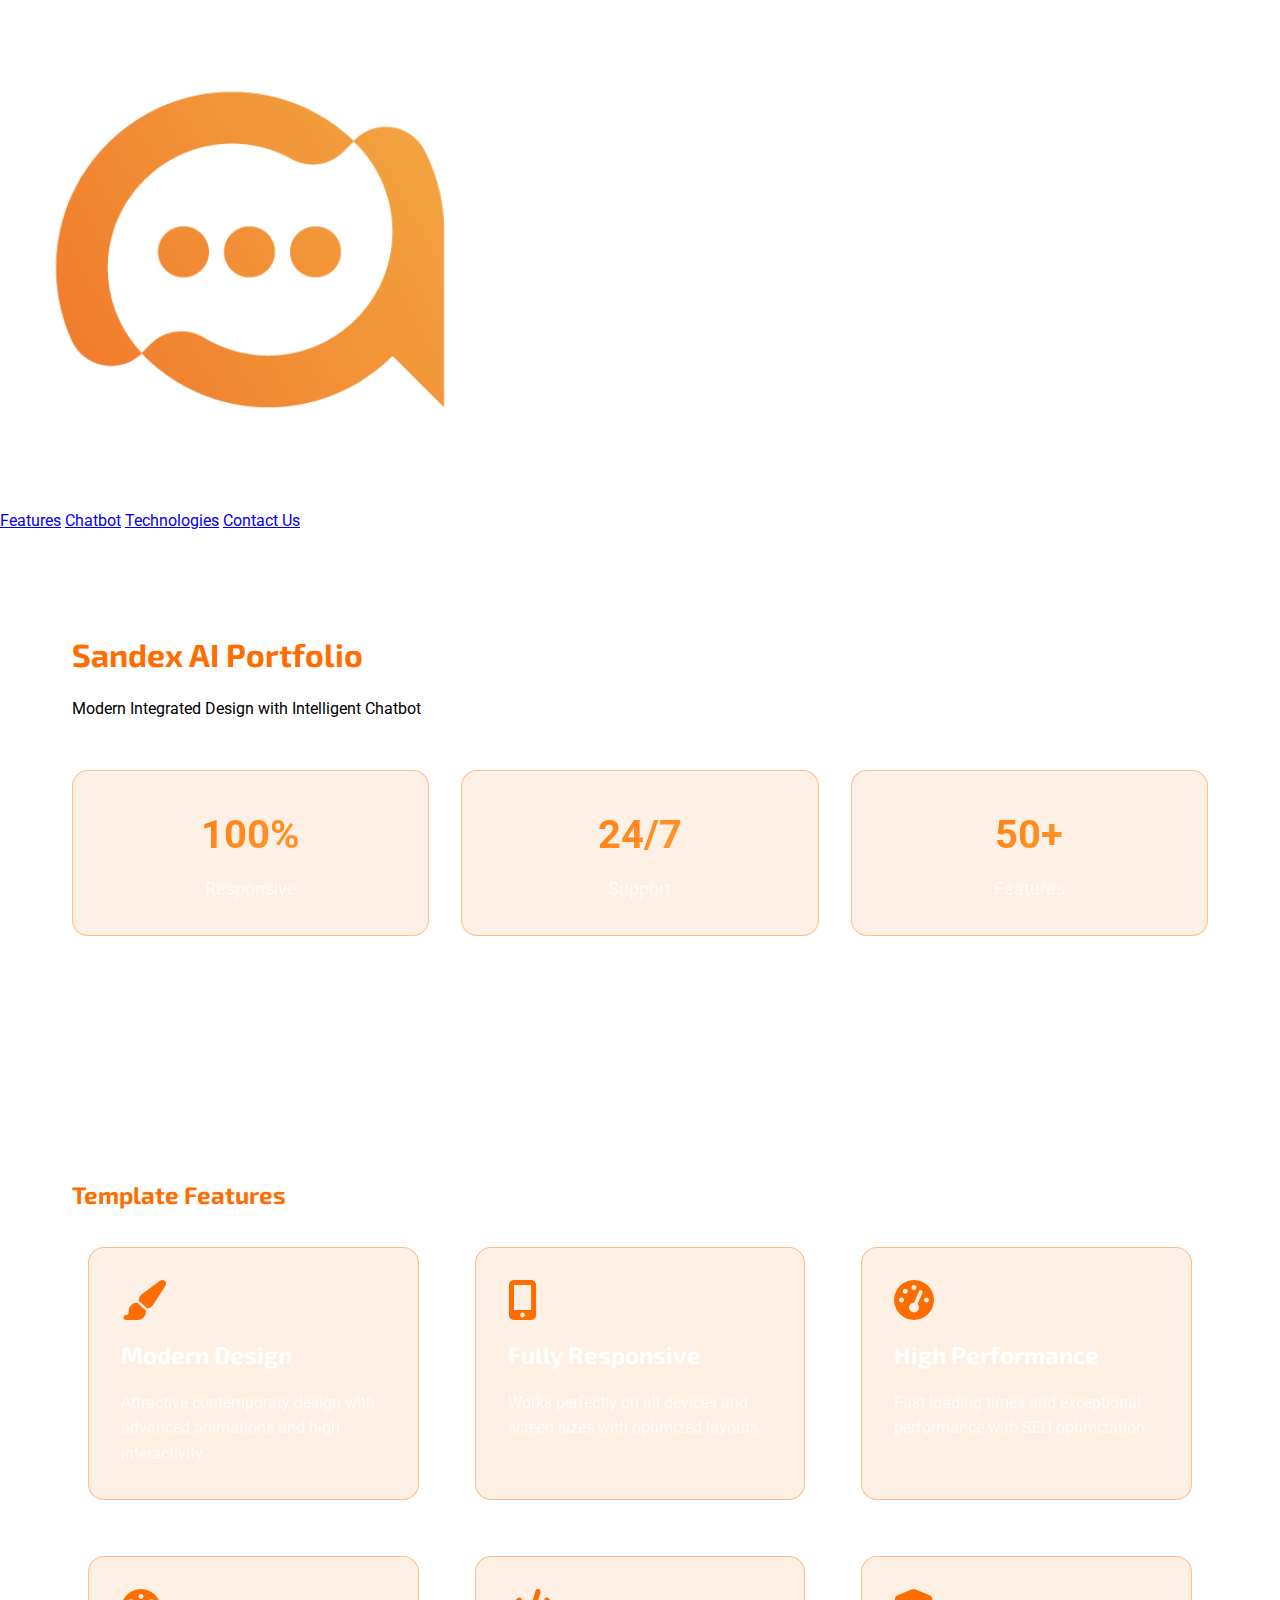
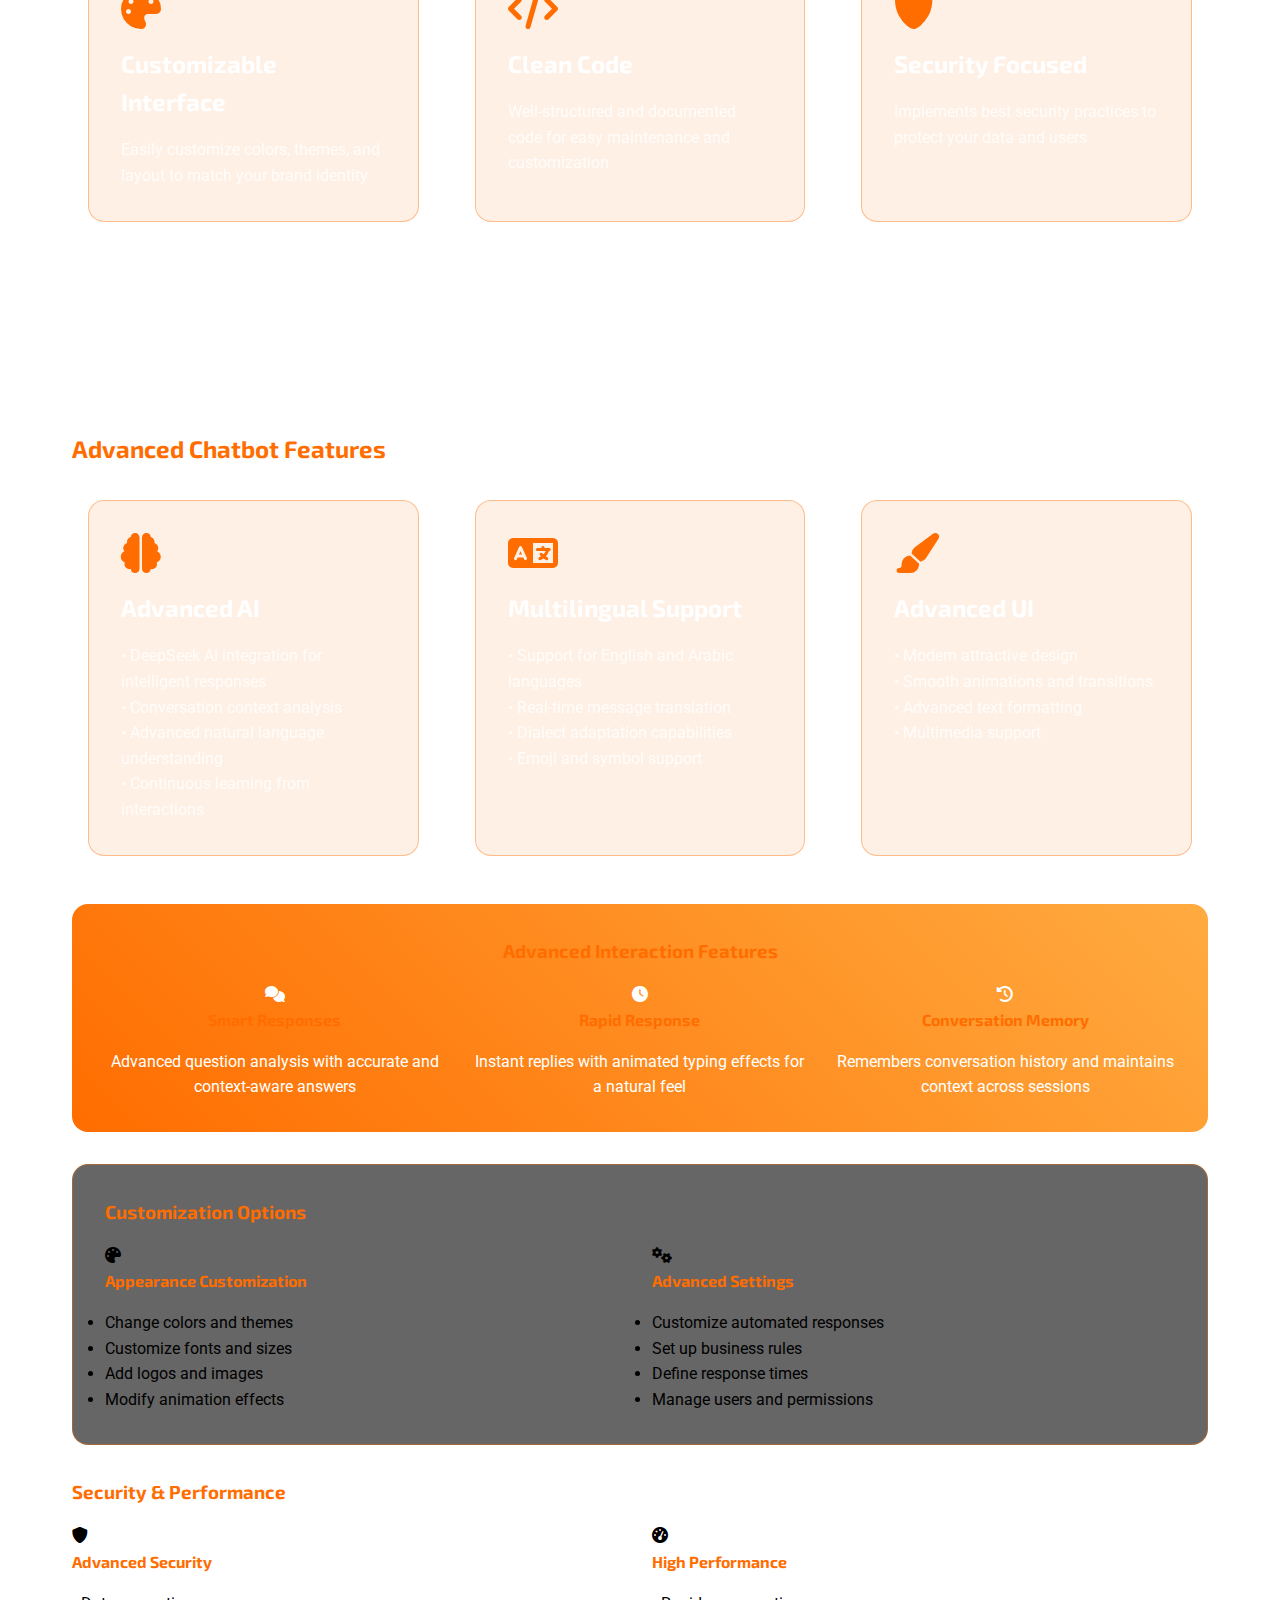
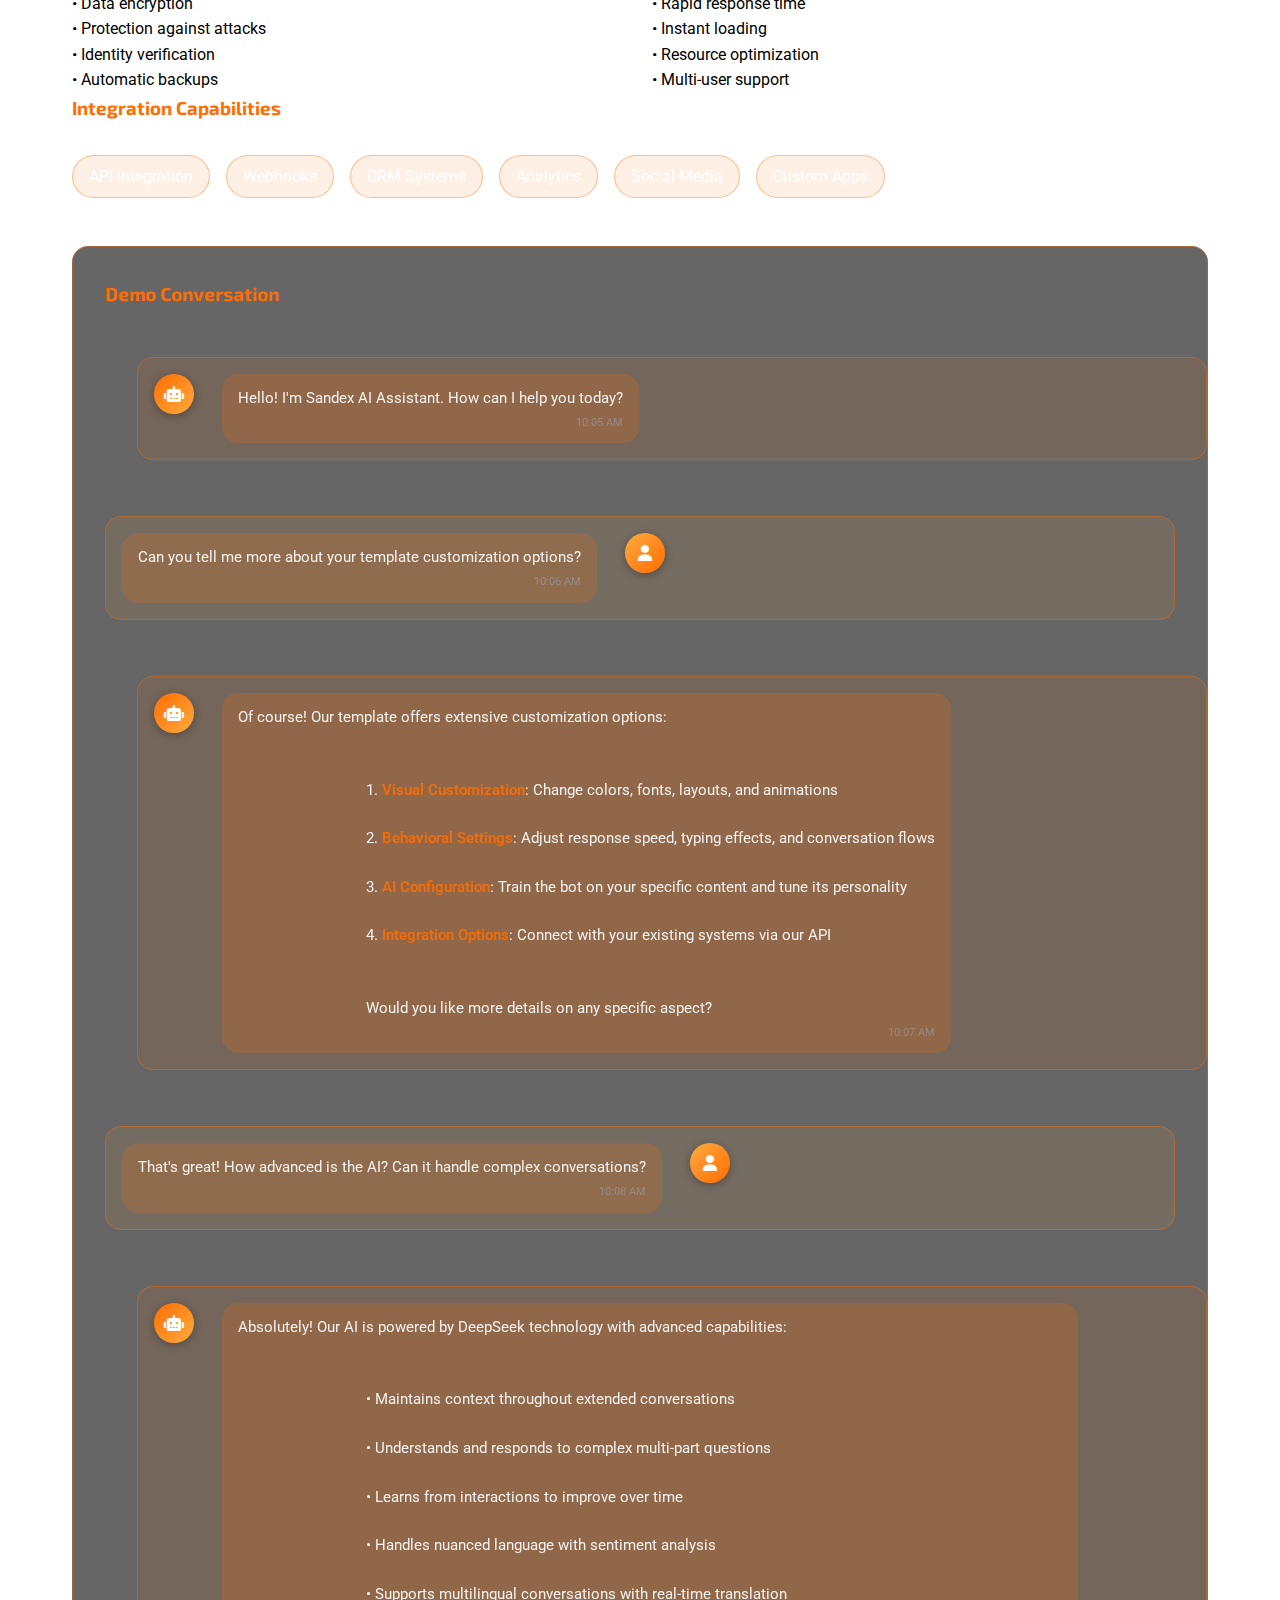
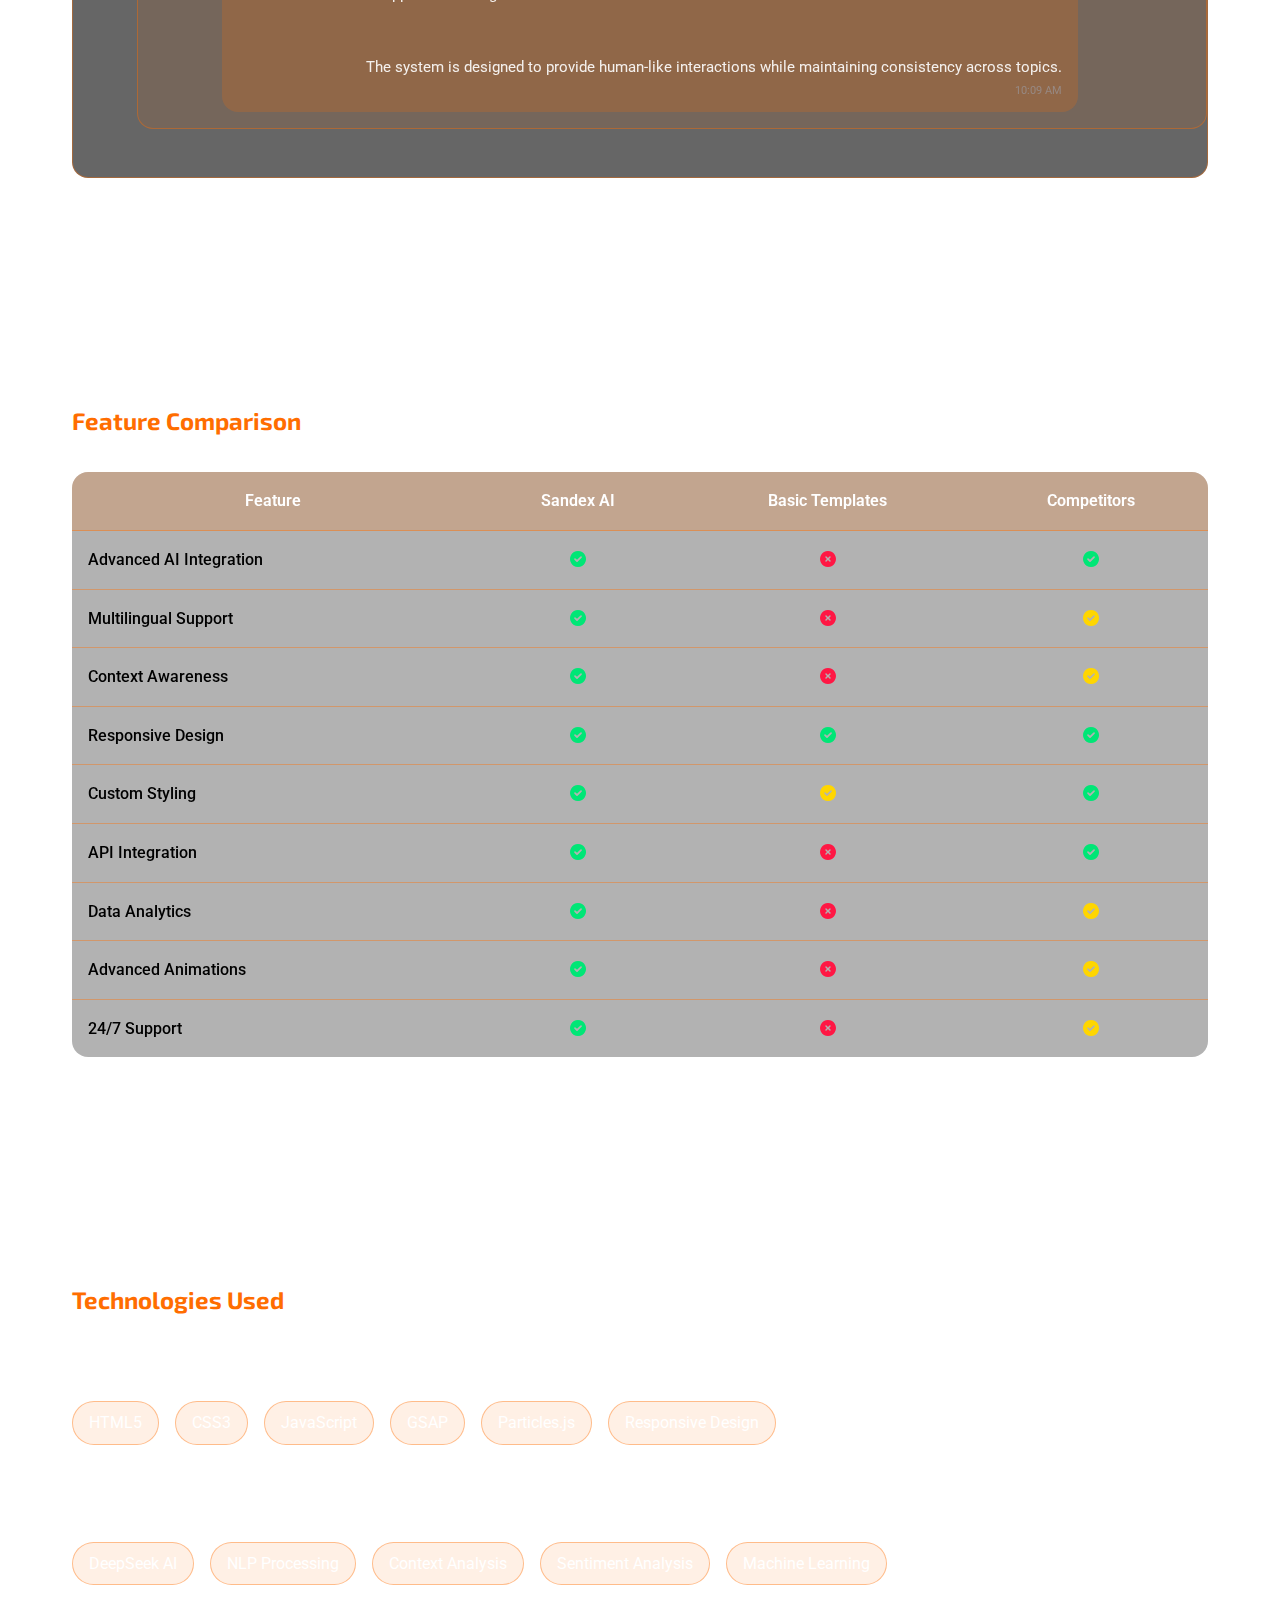
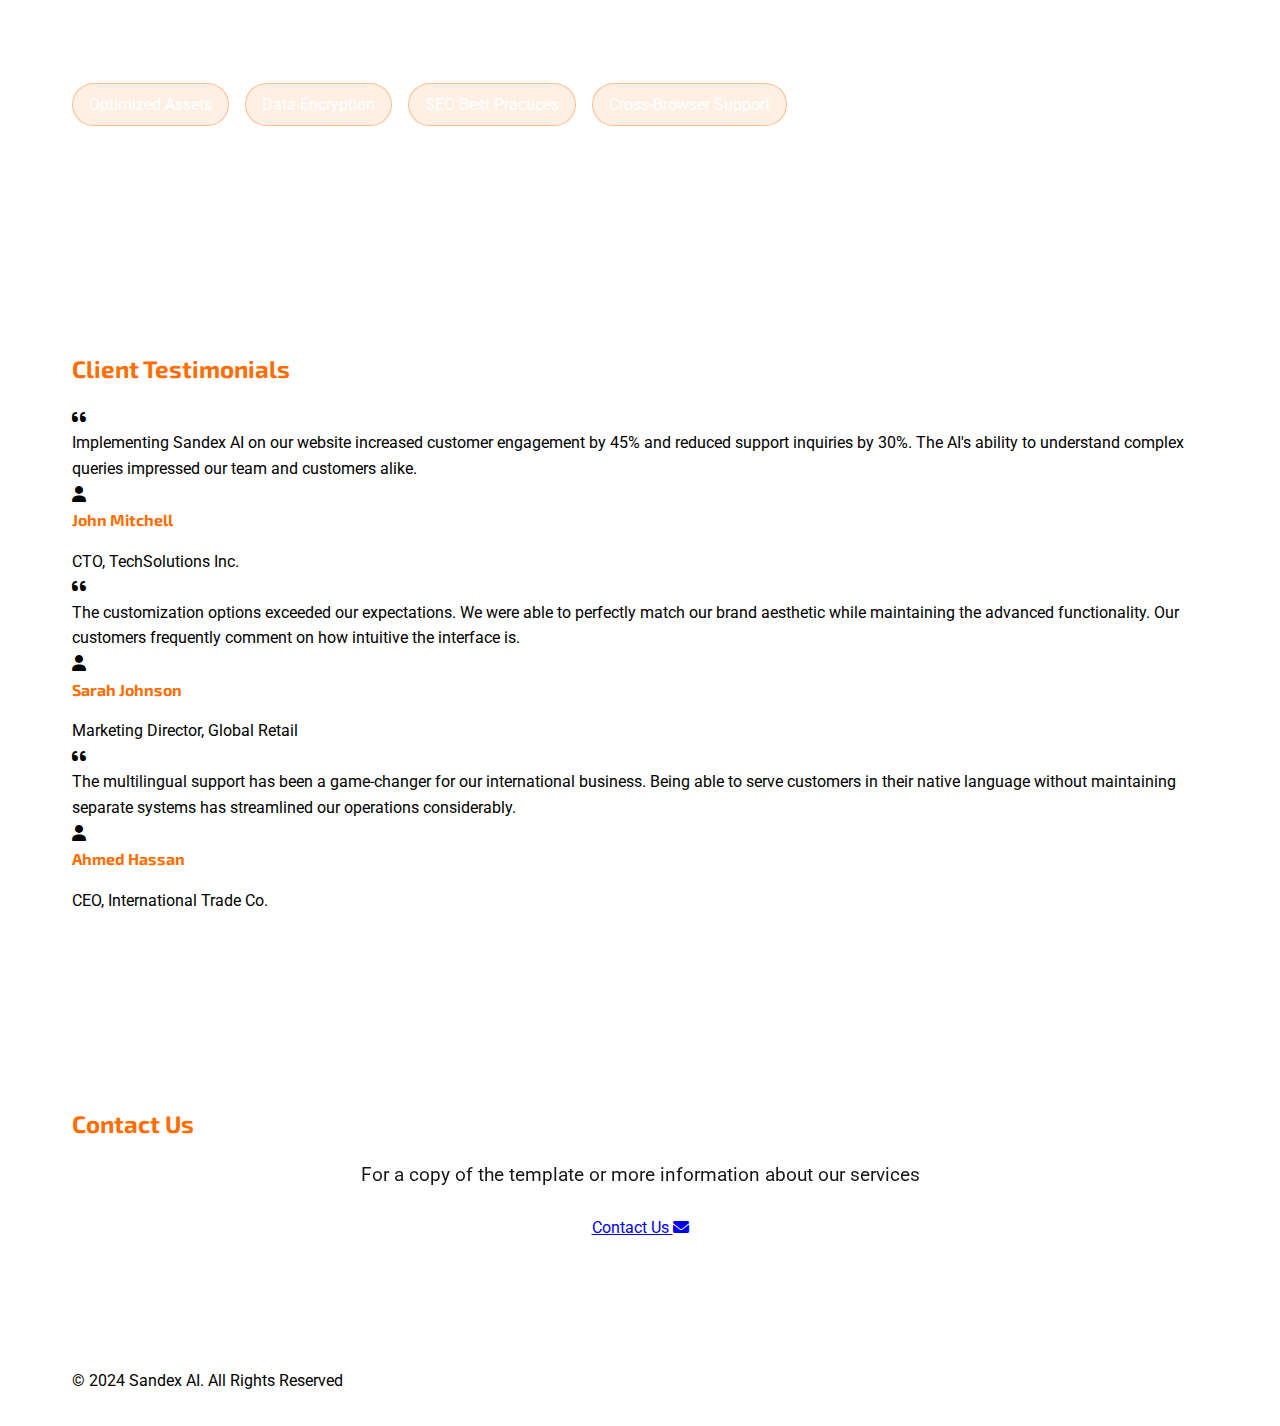
<file: portfolio.html>
<!DOCTYPE html>
<html lang="en" dir="ltr">
<head>
    <meta charset="UTF-8">
    <meta name="viewport" content="width=device-width, initial-scale=1.0">
    <title>Sandex AI - Portfolio</title>
    <link rel="stylesheet" href="css/styles.unified.css">
    <link rel="stylesheet" href="https://cdnjs.cloudflare.com/ajax/libs/font-awesome/6.0.0/css/all.min.css">
    <link href="https://fonts.googleapis.com/css2?family=Exo+2:wght@300;400;600;700&family=Roboto:wght@300;400;500;700&display=swap" rel="stylesheet">
    <style>
        /* Custom Portfolio Styles */
        .portfolio-section {
            padding: 4rem 0;
            background: var(--dark-bg);
            position: relative;
            overflow: hidden;
        }        .feature-card {
            background: rgba(255, 109, 0, 0.1);
            border: 1px solid var(--border);
            border-radius: 1rem;
            padding: 2rem;
            margin: 1rem;
            transition: all 0.3s ease;
            -webkit-backdrop-filter: blur(10px);
            backdrop-filter: blur(10px);
        }

        .feature-card:hover {
            transform: translateY(-5px);
            box-shadow: 0 10px 20px rgba(255, 109, 0, 0.2);
            border-color: var(--primary);
        }

        .feature-icon {
            font-size: 2.5rem;
            color: var(--primary);
            margin-bottom: 1rem;
        }

        .feature-title {
            color: var(--light-text);
            font-size: 1.5rem;
            margin-bottom: 1rem;
        }

        .feature-description {
            color: var(--light-text);
            opacity: 0.8;
            line-height: 1.6;
        }

        .chatbot-demo {
            background: rgba(0, 0, 0, 0.6);
            border-radius: 1rem;
            padding: 2rem;
            margin: 2rem 0;
            border: 1px solid var(--border);
        }

        .demo-message {
            background: rgba(255, 109, 0, 0.1);
            border-radius: 1rem;
            padding: 1rem;
            margin: 1rem 0;
            border: 1px solid var(--border);
        }

        .demo-message.user {
            background: rgba(255, 171, 64, 0.1);
            margin-right: 2rem;
        }

        .demo-message.bot {
            background: rgba(255, 109, 0, 0.1);
            margin-left: 2rem;
        }

        .tech-stack {
            display: flex;
            flex-wrap: wrap;
            gap: 1rem;
            margin: 2rem 0;
        }

        .tech-item {
            background: rgba(255, 109, 0, 0.1);
            padding: 0.5rem 1rem;
            border-radius: 2rem;
            color: var(--light-text);
            border: 1px solid var(--border);
        }

        .highlight-box {
            background: linear-gradient(45deg, var(--primary), var(--secondary));
            padding: 2rem;
            border-radius: 1rem;
            margin: 2rem 0;
            color: white;
            text-align: center;
        }

        .stats-container {
            display: grid;
            grid-template-columns: repeat(auto-fit, minmax(200px, 1fr));
            gap: 2rem;
            margin: 3rem 0;
        }

        .stat-item {
            text-align: center;
            padding: 2rem;
            background: rgba(255, 109, 0, 0.1);
            border-radius: 1rem;
            border: 1px solid var(--border);
        }

        .stat-number {
            font-size: 2.5rem;
            color: var(--primary);
            margin-bottom: 0.5rem;
        }        .stat-label {
            color: var(--light-text);
            opacity: 0.8;
        }
          .features-grid {
            grid-template-columns: repeat(auto-fit, minmax(300px, 1fr));
        }
        
        .three-column-grid {
            grid-template-columns: repeat(3, 1fr);
        }
          @media (max-width: 768px) {
            .three-column-grid {
                grid-template-columns: 1fr;
            }
        }
        
        .tech-section h3 {
            margin-top: 2rem;
            margin-bottom: 1rem;
            color: var(--light-text);
            font-size: 1.3rem;
        }
        
        .tech-section h3:first-child {
            margin-top: 0;
        }
        
        .contact-info {
            text-align: center;
        }
          .contact-info p {
            margin-bottom: 1.5rem;
            font-size: 1.2rem;
            opacity: 0.9;
        }
        
        .demo-section {
            margin-top: 3rem;
        }
        
        .demo-conversation {
            display: flex;
            flex-direction: column;
            gap: 1.5rem;
            margin-top: 2rem;
        }
        
        .demo-message {
            display: flex;
            align-items: flex-start;
            gap: 1rem;
            width: 100%;
        }
          .highlight-primary {
            color: var(--primary);
            font-weight: 600;
        }
        
        /* Comparison Table Styles */
        .comparison-table-wrapper {
            overflow-x: auto;
            margin: 2rem 0;
        }
        
        .comparison-table {
            width: 100%;
            border-collapse: collapse;
            background: rgba(0, 0, 0, 0.3);
            border-radius: 1rem;
            overflow: hidden;
            -webkit-backdrop-filter: blur(10px);
            backdrop-filter: blur(10px);
        }
        
        .comparison-table th,
        .comparison-table td {
            padding: 1rem;
            text-align: center;
            border-bottom: 1px solid var(--border);
        }
        
        .comparison-table th {
            background: rgba(255, 109, 0, 0.2);
            color: var(--light-text);
            font-weight: 600;
        }
        
        .comparison-table tr:hover {
            background: rgba(255, 109, 0, 0.1);
        }
        
        .comparison-table tbody tr:last-child td {
            border-bottom: none;
        }
        
        .comparison-table td:first-child {
            text-align: left;
            font-weight: 500;
        }
        
        .feature-available {
            color: var(--success);
        }
        
        .feature-partial {
            color: var(--warning);
        }
        
        .feature-unavailable {
            color: var(--error);
        }
    </style>
</head>
<body>
    <div class="scroll-progress"></div>    <header class="glass-nav">
        <nav>
            <div class="logo">
                <img src="images/sandex-logo-icon.png" alt="Sandex AI Logo">
            </div>
            <div class="nav-links">
                <a href="#features">Features</a>
                <a href="#chatbot">Chatbot</a>
                <a href="#tech">Technologies</a>
                <a href="#contact">Contact Us</a>
            </div>
        </nav>
    </header>

    <main>        <section id="hero" class="portfolio-section">
            <div class="container">
                <h1 class="glitch-text">Sandex AI Portfolio</h1>
                <p class="subtitle">Modern Integrated Design with Intelligent Chatbot</p>
                
                <div class="stats-container">
                    <div class="stat-item">
                        <div class="stat-number">100%</div>
                        <div class="stat-label">Responsive</div>
                    </div>
                    <div class="stat-item">
                        <div class="stat-number">24/7</div>
                        <div class="stat-label">Support</div>
                    </div>
                    <div class="stat-item">
                        <div class="stat-number">50+</div>
                        <div class="stat-label">Features</div>
                    </div>
                </div>
            </div>
        </section>        <section id="features" class="portfolio-section">
            <div class="container">
                <h2>Template Features</h2>
                <div class="grid features-grid">
                    <div class="feature-card">
                        <i class="fas fa-paint-brush feature-icon"></i>
                        <h3 class="feature-title">Modern Design</h3>
                        <p class="feature-description">
                            Attractive contemporary design with advanced animations and high interactivity
                        </p>
                    </div>
                    <div class="feature-card">
                        <i class="fas fa-mobile-alt feature-icon"></i>
                        <h3 class="feature-title">Fully Responsive</h3>
                        <p class="feature-description">
                            Works perfectly on all devices and screen sizes with optimized layouts
                        </p>
                    </div>
                    <div class="feature-card">
                        <i class="fas fa-tachometer-alt feature-icon"></i>
                        <h3 class="feature-title">High Performance</h3>
                        <p class="feature-description">
                            Fast loading times and exceptional performance with SEO optimization
                        </p>
                    </div>
                    <div class="feature-card">
                        <i class="fas fa-palette feature-icon"></i>
                        <h3 class="feature-title">Customizable Interface</h3>
                        <p class="feature-description">
                            Easily customize colors, themes, and layout to match your brand identity
                        </p>
                    </div>
                    <div class="feature-card">
                        <i class="fas fa-code feature-icon"></i>
                        <h3 class="feature-title">Clean Code</h3>
                        <p class="feature-description">
                            Well-structured and documented code for easy maintenance and customization
                        </p>
                    </div>
                    <div class="feature-card">
                        <i class="fas fa-shield-alt feature-icon"></i>
                        <h3 class="feature-title">Security Focused</h3>
                        <p class="feature-description">
                            Implements best security practices to protect your data and users
                        </p>
                    </div>
                </div>
            </div>
        </section>        <section id="chatbot" class="portfolio-section">
            <div class="container">
                <h2>Advanced Chatbot Features</h2>
                
                <!-- Main Features Section -->
                <div class="grid features-grid">
                    <div class="feature-card">
                        <i class="fas fa-brain feature-icon"></i>
                        <h3 class="feature-title">Advanced AI</h3>
                        <p class="feature-description">
                            • DeepSeek AI integration for intelligent responses<br>
                            • Conversation context analysis<br>
                            • Advanced natural language understanding<br>
                            • Continuous learning from interactions
                        </p>
                    </div>
                    <div class="feature-card">
                        <i class="fas fa-language feature-icon"></i>
                        <h3 class="feature-title">Multilingual Support</h3>
                        <p class="feature-description">
                            • Support for English and Arabic languages<br>
                            • Real-time message translation<br>
                            • Dialect adaptation capabilities<br>
                            • Emoji and symbol support
                        </p>
                    </div>
                    <div class="feature-card">
                        <i class="fas fa-paint-brush feature-icon"></i>
                        <h3 class="feature-title">Advanced UI</h3>
                        <p class="feature-description">
                            • Modern attractive design<br>
                            • Smooth animations and transitions<br>
                            • Advanced text formatting<br>
                            • Multimedia support
                        </p>
                    </div>
                </div>

                <!-- Interactive Features Section -->
                <div class="highlight-box">
                    <h3>Advanced Interaction Features</h3>
                    <div class="grid three-column-grid">
                        <div class="feature-item">
                            <i class="fas fa-comments"></i>
                            <h4>Smart Responses</h4>
                            <p>Advanced question analysis with accurate and context-aware answers</p>
                        </div>
                        <div class="feature-item">
                            <i class="fas fa-clock"></i>
                            <h4>Rapid Response</h4>
                            <p>Instant replies with animated typing effects for a natural feel</p>
                        </div>
                        <div class="feature-item">
                            <i class="fas fa-history"></i>
                            <h4>Conversation Memory</h4>
                            <p>Remembers conversation history and maintains context across sessions</p>
                        </div>
                    </div>
                </div>

                <!-- Customization Section -->
                <div class="chatbot-demo">
                    <h3>Customization Options</h3>
                    <div class="grid features-grid">
                        <div class="customization-item">
                            <i class="fas fa-palette"></i>
                            <h4>Appearance Customization</h4>
                            <ul>
                                <li>Change colors and themes</li>
                                <li>Customize fonts and sizes</li>
                                <li>Add logos and images</li>
                                <li>Modify animation effects</li>
                            </ul>
                        </div>
                        <div class="customization-item">
                            <i class="fas fa-cogs"></i>
                            <h4>Advanced Settings</h4>
                            <ul>
                                <li>Customize automated responses</li>
                                <li>Set up business rules</li>
                                <li>Define response times</li>
                                <li>Manage users and permissions</li>
                            </ul>
                        </div>
                    </div>
                </div>

                <!-- Security and Performance Section -->
                <div class="security-section">
                    <h3>Security & Performance</h3>
                    <div class="grid features-grid">
                        <div class="security-item">
                            <i class="fas fa-shield-alt"></i>
                            <h4>Advanced Security</h4>
                            <p>• Data encryption<br>
                               • Protection against attacks<br>
                               • Identity verification<br>
                               • Automatic backups</p>
                        </div>
                        <div class="security-item">
                            <i class="fas fa-tachometer-alt"></i>
                            <h4>High Performance</h4>
                            <p>• Rapid response time<br>
                               • Instant loading<br>
                               • Resource optimization<br>
                               • Multi-user support</p>
                        </div>
                    </div>
                </div>                <!-- Integration Section -->
                <div class="integration-section">
                    <h3>Integration Capabilities</h3>
                    <div class="tech-stack">
                        <span class="tech-item">API Integration</span>
                        <span class="tech-item">Webhooks</span>
                        <span class="tech-item">CRM Systems</span>
                        <span class="tech-item">Analytics</span>
                        <span class="tech-item">Social Media</span>
                        <span class="tech-item">Custom Apps</span>
                    </div>
                </div>
                  <!-- Demo Conversation Section -->
                <div class="chatbot-demo demo-section">
                    <h3>Demo Conversation</h3>
                    <div class="demo-conversation">
                        <div class="demo-message bot">
                            <div class="message-avatar">
                                <i class="fas fa-robot"></i>
                            </div>
                            <div class="message-content">
                                <div class="message-text">Hello! I'm Sandex AI Assistant. How can I help you today?</div>
                                <div class="message-time">10:05 AM</div>
                            </div>
                        </div>
                        
                        <div class="demo-message user">
                            <div class="message-content">
                                <div class="message-text">Can you tell me more about your template customization options?</div>
                                <div class="message-time">10:06 AM</div>
                            </div>
                            <div class="message-avatar user-avatar">
                                <i class="fas fa-user"></i>
                            </div>
                        </div>
                        
                        <div class="demo-message bot">
                            <div class="message-avatar">
                                <i class="fas fa-robot"></i>
                            </div>
                            <div class="message-content">
                                <div class="message-text">Of course! Our template offers extensive customization options:<br><br>
                                1. <span class="highlight-primary">Visual Customization</span>: Change colors, fonts, layouts, and animations<br>
                                2. <span class="highlight-primary">Behavioral Settings</span>: Adjust response speed, typing effects, and conversation flows<br>
                                3. <span class="highlight-primary">AI Configuration</span>: Train the bot on your specific content and tune its personality<br>
                                4. <span class="highlight-primary">Integration Options</span>: Connect with your existing systems via our API<br><br>
                                Would you like more details on any specific aspect?</div>
                                <div class="message-time">10:07 AM</div>
                            </div>
                        </div>
                        
                        <div class="demo-message user">
                            <div class="message-content">
                                <div class="message-text">That's great! How advanced is the AI? Can it handle complex conversations?</div>
                                <div class="message-time">10:08 AM</div>
                            </div>
                            <div class="message-avatar user-avatar">
                                <i class="fas fa-user"></i>
                            </div>
                        </div>
                        
                        <div class="demo-message bot">
                            <div class="message-avatar">
                                <i class="fas fa-robot"></i>
                            </div>
                            <div class="message-content">
                                <div class="message-text">Absolutely! Our AI is powered by DeepSeek technology with advanced capabilities:<br><br>
                                • Maintains context throughout extended conversations<br>
                                • Understands and responds to complex multi-part questions<br>
                                • Learns from interactions to improve over time<br>
                                • Handles nuanced language with sentiment analysis<br>
                                • Supports multilingual conversations with real-time translation<br><br>
                                The system is designed to provide human-like interactions while maintaining consistency across topics.</div>
                                <div class="message-time">10:09 AM</div>
                            </div>
                        </div>
                    </div>
                </div>
            </div>
        </section>        <!-- Feature Comparison Section -->
        <section class="portfolio-section">
            <div class="container">
                <h2>Feature Comparison</h2>
                <div class="comparison-table-wrapper">
                    <table class="comparison-table">
                        <thead>
                            <tr>
                                <th>Feature</th>
                                <th>Sandex AI</th>
                                <th>Basic Templates</th>
                                <th>Competitors</th>
                            </tr>
                        </thead>
                        <tbody>
                            <tr>
                                <td>Advanced AI Integration</td>
                                <td><i class="fas fa-check-circle feature-available"></i></td>
                                <td><i class="fas fa-times-circle feature-unavailable"></i></td>
                                <td><i class="fas fa-check-circle feature-available"></i></td>
                            </tr>
                            <tr>
                                <td>Multilingual Support</td>
                                <td><i class="fas fa-check-circle feature-available"></i></td>
                                <td><i class="fas fa-times-circle feature-unavailable"></i></td>
                                <td><i class="fas fa-check-circle feature-partial"></i></td>
                            </tr>
                            <tr>
                                <td>Context Awareness</td>
                                <td><i class="fas fa-check-circle feature-available"></i></td>
                                <td><i class="fas fa-times-circle feature-unavailable"></i></td>
                                <td><i class="fas fa-check-circle feature-partial"></i></td>
                            </tr>
                            <tr>
                                <td>Responsive Design</td>
                                <td><i class="fas fa-check-circle feature-available"></i></td>
                                <td><i class="fas fa-check-circle feature-available"></i></td>
                                <td><i class="fas fa-check-circle feature-available"></i></td>
                            </tr>
                            <tr>
                                <td>Custom Styling</td>
                                <td><i class="fas fa-check-circle feature-available"></i></td>
                                <td><i class="fas fa-check-circle feature-partial"></i></td>
                                <td><i class="fas fa-check-circle feature-available"></i></td>
                            </tr>
                            <tr>
                                <td>API Integration</td>
                                <td><i class="fas fa-check-circle feature-available"></i></td>
                                <td><i class="fas fa-times-circle feature-unavailable"></i></td>
                                <td><i class="fas fa-check-circle feature-available"></i></td>
                            </tr>
                            <tr>
                                <td>Data Analytics</td>
                                <td><i class="fas fa-check-circle feature-available"></i></td>
                                <td><i class="fas fa-times-circle feature-unavailable"></i></td>
                                <td><i class="fas fa-check-circle feature-partial"></i></td>
                            </tr>
                            <tr>
                                <td>Advanced Animations</td>
                                <td><i class="fas fa-check-circle feature-available"></i></td>
                                <td><i class="fas fa-times-circle feature-unavailable"></i></td>
                                <td><i class="fas fa-check-circle feature-partial"></i></td>
                            </tr>
                            <tr>
                                <td>24/7 Support</td>
                                <td><i class="fas fa-check-circle feature-available"></i></td>
                                <td><i class="fas fa-times-circle feature-unavailable"></i></td>
                                <td><i class="fas fa-check-circle feature-partial"></i></td>
                            </tr>
                        </tbody>
                    </table>
                </div>
            </div>
        </section>
        
        <section id="tech" class="portfolio-section">
            <div class="container">
                <h2>Technologies Used</h2>
                <div class="tech-section">
                    <h3>Frontend Technologies</h3>
                    <div class="tech-stack">
                        <span class="tech-item">HTML5</span>
                        <span class="tech-item">CSS3</span>
                        <span class="tech-item">JavaScript</span>
                        <span class="tech-item">GSAP</span>
                        <span class="tech-item">Particles.js</span>
                        <span class="tech-item">Responsive Design</span>
                    </div>
                    
                    <h3>AI Integration</h3>
                    <div class="tech-stack">
                        <span class="tech-item">DeepSeek AI</span>
                        <span class="tech-item">NLP Processing</span>
                        <span class="tech-item">Context Analysis</span>
                        <span class="tech-item">Sentiment Analysis</span>
                        <span class="tech-item">Machine Learning</span>
                    </div>
                    
                    <h3>Performance & Security</h3>
                    <div class="tech-stack">
                        <span class="tech-item">Optimized Assets</span>
                        <span class="tech-item">Data Encryption</span>
                        <span class="tech-item">SEO Best Practices</span>
                        <span class="tech-item">Cross-Browser Support</span>
                    </div>
                </div>
            </div>
        </section>        <!-- Testimonials Section -->
        <section class="portfolio-section">
            <div class="container">
                <h2>Client Testimonials</h2>
                <div class="testimonials-container">
                    <div class="testimonial-card">
                        <div class="testimonial-content">
                            <i class="fas fa-quote-left testimonial-quote"></i>
                            <p>Implementing Sandex AI on our website increased customer engagement by 45% and reduced support inquiries by 30%. The AI's ability to understand complex queries impressed our team and customers alike.</p>
                        </div>
                        <div class="testimonial-author">
                            <div class="testimonial-avatar">
                                <i class="fas fa-user"></i>
                            </div>
                            <div class="testimonial-info">
                                <h4>John Mitchell</h4>
                                <p>CTO, TechSolutions Inc.</p>
                            </div>
                        </div>
                    </div>
                    
                    <div class="testimonial-card">
                        <div class="testimonial-content">
                            <i class="fas fa-quote-left testimonial-quote"></i>
                            <p>The customization options exceeded our expectations. We were able to perfectly match our brand aesthetic while maintaining the advanced functionality. Our customers frequently comment on how intuitive the interface is.</p>
                        </div>
                        <div class="testimonial-author">
                            <div class="testimonial-avatar">
                                <i class="fas fa-user"></i>
                            </div>
                            <div class="testimonial-info">
                                <h4>Sarah Johnson</h4>
                                <p>Marketing Director, Global Retail</p>
                            </div>
                        </div>
                    </div>
                    
                    <div class="testimonial-card">
                        <div class="testimonial-content">
                            <i class="fas fa-quote-left testimonial-quote"></i>
                            <p>The multilingual support has been a game-changer for our international business. Being able to serve customers in their native language without maintaining separate systems has streamlined our operations considerably.</p>
                        </div>
                        <div class="testimonial-author">
                            <div class="testimonial-avatar">
                                <i class="fas fa-user"></i>
                            </div>
                            <div class="testimonial-info">
                                <h4>Ahmed Hassan</h4>
                                <p>CEO, International Trade Co.</p>
                            </div>
                        </div>
                    </div>
                </div>
            </div>
        </section>

        <section id="contact" class="portfolio-section">
            <div class="container">
                <h2>Contact Us</h2>
                <div class="contact-info">
                    <p>For a copy of the template or more information about our services</p>
                    <a href="mailto:contact@sandex.ai" class="cyber-button">
                        <span>Contact Us</span>
                        <i class="fas fa-envelope"></i>
                    </a>
                </div>
            </div>
        </section>
    </main>

    <footer class="glass-footer">
        <div class="container">
            <p>&copy; 2024 Sandex AI. All Rights Reserved</p>
        </div>
    </footer><button class="scroll-to-top" title="Scroll to top" aria-label="Scroll to top">
        <i class="fas fa-arrow-up"></i>
    </button>

    <script src="js/script.js"></script>
</body>
</html>
</file>
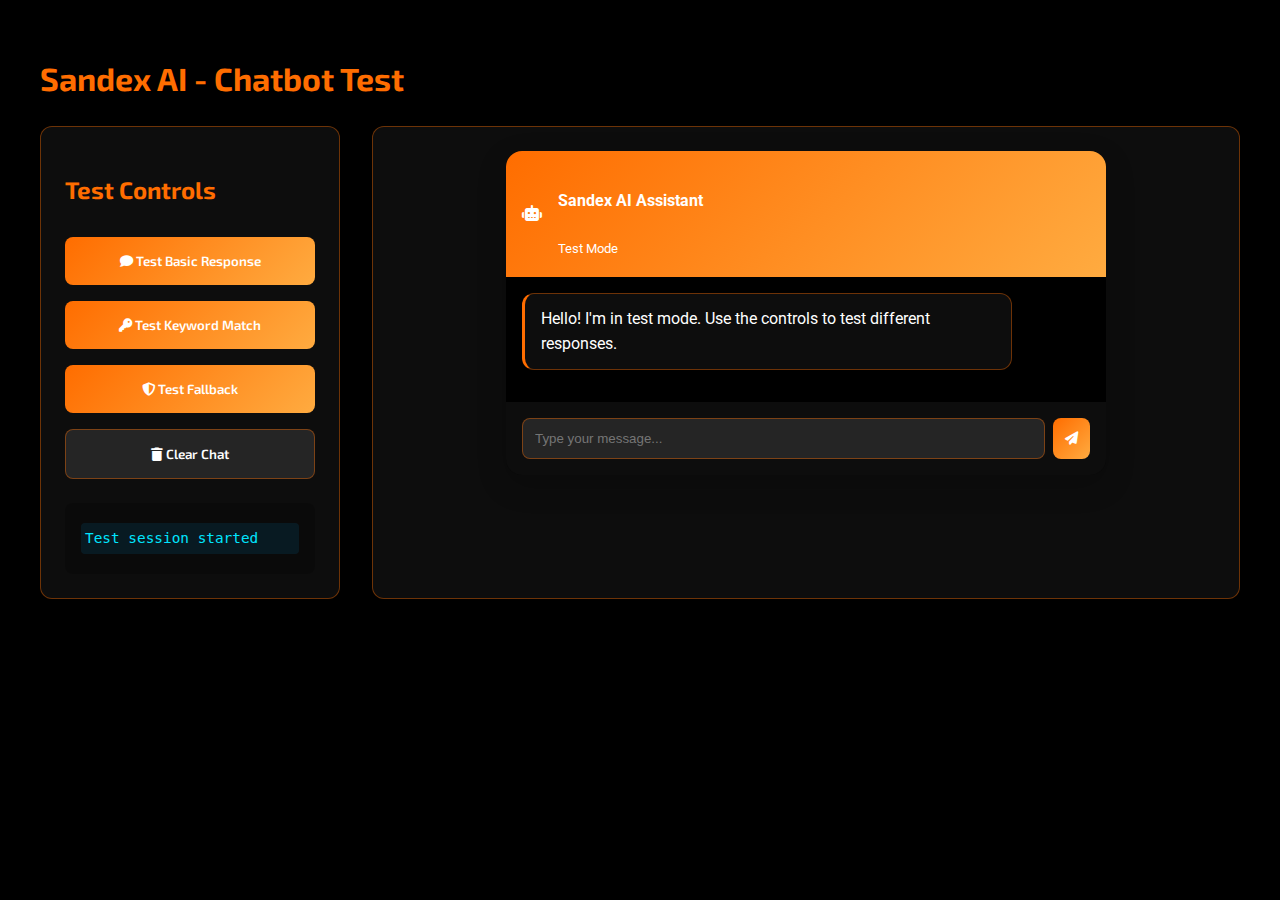
<file: test-chatbot.html>
<!DOCTYPE html>
<html lang="en">
<head>
    <meta charset="UTF-8">
    <meta name="viewport" content="width=device-width, initial-scale=1.0">
    <title>Sandex AI - Chatbot Test</title>
    <!-- Fonts -->
    <link href="https://fonts.googleapis.com/css2?family=Exo+2:wght@300;400;600;700&family=Roboto:wght@300;400;500;700&display=swap" rel="stylesheet">
    <!-- Font Awesome -->
    <link rel="stylesheet" href="https://cdnjs.cloudflare.com/ajax/libs/font-awesome/6.4.0/css/all.min.css">
    <style>
        :root {
            --primary: #ff6d00;
            --secondary: #ffab40;
            --dark: #000000;
            --light: #ffffff;
            --success: #00e676;
            --warning: #ffd600;
            --error: #ff1744;
            --info: #00e5ff;
            --border: #ff6d0066;
            --shadow: #ff6d004D;
        }

        body {
            margin: 0;
            padding: 0;
            font-family: 'Roboto', sans-serif;
            background-color: var(--dark);
            color: var(--light);
            line-height: 1.6;
        }

        .container {
            max-width: 1200px;
            margin: 0 auto;
            padding: 2rem;
        }

        .test-container {
            display: grid;
            grid-template-columns: 300px 1fr;
            gap: 2rem;
        }

        .test-controls {
            background: rgba(255, 255, 255, 0.05);
            border-radius: 12px;
            padding: 1.5rem;
            border: 1px solid var(--border);
        }

        .test-preview {
            background: rgba(255, 255, 255, 0.05);
            border-radius: 12px;
            padding: 1.5rem;
            border: 1px solid var(--border);
        }

        h1, h2, h3 {
            font-family: 'Exo 2', sans-serif;
            color: var(--primary);
        }

        .test-button {
            width: 100%;
            padding: 1rem;
            margin: 0.5rem 0;
            border: none;
            border-radius: 8px;
            background: linear-gradient(135deg, var(--primary), var(--secondary));
            color: white;
            font-family: 'Exo 2', sans-serif;
            font-weight: 600;
            cursor: pointer;
            transition: all 0.3s ease;
        }

        .test-button:hover {
            transform: translateY(-2px);
            box-shadow: 0 4px 12px var(--shadow);
        }

        .test-button.secondary {
            background: rgba(255, 255, 255, 0.1);
            border: 1px solid var(--border);
        }

        .chat-container {
            max-width: 600px;
            margin: 0 auto;
            border-radius: 16px;
            overflow: hidden;
            background: var(--dark);
            box-shadow: 0 10px 30px rgba(0, 0, 0, 0.2);
        }

        .chat-header {
            padding: 1rem;
            background: linear-gradient(135deg, var(--primary), var(--secondary));
            color: white;
            display: flex;
            align-items: center;
            gap: 1rem;
        }

        .chat-messages {
            padding: 1rem;
            max-height: 400px;
            overflow-y: auto;
        }

        .chat-message {
            margin-bottom: 1rem;
            display: flex;
            gap: 0.75rem;
            animation: messageSlide 0.3s ease;
        }

        @keyframes messageSlide {
            from {
                opacity: 0;
                transform: translateY(10px);
            }
            to {
                opacity: 1;
                transform: translateY(0);
            }
        }

        .message-content {
            padding: 0.75rem 1rem;
            border-radius: 12px;
            max-width: 80%;
        }

        .bot-message .message-content {
            background: rgba(255, 255, 255, 0.05);
            border: 1px solid var(--border);
            border-left: 3px solid var(--primary);
        }

        .user-message {
            flex-direction: row-reverse;
        }

        .user-message .message-content {
            background: linear-gradient(135deg, var(--primary), var(--secondary));
            color: white;
        }

        .chat-input {
            padding: 1rem;
            background: rgba(255, 255, 255, 0.05);
            display: flex;
            gap: 0.5rem;
        }

        .chat-input input {
            flex: 1;
            padding: 0.75rem;
            border: 1px solid var(--border);
            border-radius: 8px;
            background: rgba(255, 255, 255, 0.1);
            color: var(--light);
        }

        .chat-input button {
            padding: 0.75rem;
            border: none;
            border-radius: 8px;
            background: linear-gradient(135deg, var(--primary), var(--secondary));
            color: white;
            cursor: pointer;
            transition: all 0.3s ease;
        }

        .chat-input button:hover {
            transform: translateY(-2px);
            box-shadow: 0 4px 12px var(--shadow);
        }

        .test-log {
            margin-top: 1rem;
            padding: 1rem;
            background: rgba(0, 0, 0, 0.2);
            border-radius: 8px;
            font-family: monospace;
            font-size: 0.9rem;
            max-height: 200px;
            overflow-y: auto;
        }

        .log-entry {
            margin: 0.25rem 0;
            padding: 0.25rem;
            border-radius: 4px;
        }

        .log-entry.success {
            background: rgba(0, 200, 83, 0.1);
            color: var(--success);
        }

        .log-entry.error {
            background: rgba(255, 61, 0, 0.1);
            color: var(--error);
        }

        .log-entry.info {
            background: rgba(0, 176, 255, 0.1);
            color: var(--info);
        }
    </style>
</head>
<body>
    <div class="container">
        <h1>Sandex AI - Chatbot Test</h1>
        <div class="test-container">
            <div class="test-controls">
                <h2>Test Controls</h2>
                <button class="test-button" id="testBasicResponse">
                    <i class="fas fa-comment"></i> Test Basic Response
                </button>
                <button class="test-button" id="testKeywordMatch">
                    <i class="fas fa-key"></i> Test Keyword Match
                </button>
                <button class="test-button" id="testFallback">
                    <i class="fas fa-shield-alt"></i> Test Fallback
                </button>
                <button class="test-button secondary" id="clearChat">
                    <i class="fas fa-trash"></i> Clear Chat
                </button>
                <div class="test-log" id="testLog">
                    <div class="log-entry info">Test session started</div>
                </div>
            </div>
            <div class="test-preview">
                <div class="chat-container">
                    <div class="chat-header">
                        <div class="bot-avatar">
                            <i class="fas fa-robot"></i>
                        </div>
                        <div>
                            <h4>Sandex AI Assistant</h4>
                            <small>Test Mode</small>
                        </div>
                    </div>
                    <div class="chat-messages" id="chatMessages">
                        <div class="chat-message bot-message">
                            <div class="message-content">
                                Hello! I'm in test mode. Use the controls to test different responses.
                            </div>
                        </div>
                    </div>
                    <div class="chat-input">
                        <input type="text" id="messageInput" placeholder="Type your message...">
                        <button id="sendButton">
                            <i class="fas fa-paper-plane"></i>
                        </button>
                    </div>
                </div>
            </div>
        </div>
    </div>

    <script type="module">
        import { HybridChatbot } from './js/hybrid-chatbot.js';

        // Initialize chatbot
        const chatbot = new HybridChatbot({
            apiEnabled: true,
            preferKeywords: true,
            confidenceThreshold: 0.7
        });

        // DOM Elements
        const chatMessages = document.getElementById('chatMessages');
        const messageInput = document.getElementById('messageInput');
        const sendButton = document.getElementById('sendButton');
        const testLog = document.getElementById('testLog');

        // Test Buttons
        document.getElementById('testBasicResponse').addEventListener('click', () => {
            addLogEntry('Testing basic response...', 'info');
            const response = chatbot.generateResponse('Hello');
            addMessage('user', 'Hello');
            setTimeout(() => {
                addMessage('bot', response);
                addLogEntry('Basic response test completed', 'success');
            }, 500);
        });

        document.getElementById('testKeywordMatch').addEventListener('click', () => {
            addLogEntry('Testing keyword matching...', 'info');
            const response = chatbot.generateResponse('Tell me about your services');
            addMessage('user', 'Tell me about your services');
            setTimeout(() => {
                addMessage('bot', response);
                addLogEntry('Keyword match test completed', 'success');
            }, 500);
        });

        document.getElementById('testFallback').addEventListener('click', () => {
            addLogEntry('Testing fallback response...', 'info');
            const response = chatbot.generateResponse('xyz123');
            addMessage('user', 'xyz123');
            setTimeout(() => {
                addMessage('bot', response);
                addLogEntry('Fallback test completed', 'success');
            }, 500);
        });

        document.getElementById('clearChat').addEventListener('click', () => {
            chatMessages.innerHTML = '';
            addMessage('bot', 'Chat cleared. Ready for new tests.');
            addLogEntry('Chat cleared', 'info');
        });

        // Send Message
        function sendMessage() {
            const message = messageInput.value.trim();
            if (message) {
                addMessage('user', message);
                const response = chatbot.generateResponse(message);
                setTimeout(() => {
                    addMessage('bot', response);
                }, 500);
                messageInput.value = '';
            }
        }

        sendButton.addEventListener('click', sendMessage);
        messageInput.addEventListener('keypress', (e) => {
            if (e.key === 'Enter') {
                sendMessage();
            }
        });

        // Helper Functions
        function addMessage(type, content) {
            const messageDiv = document.createElement('div');
            messageDiv.className = `chat-message ${type}-message`;
            messageDiv.innerHTML = `
                <div class="message-content">
                    ${content}
                </div>
            `;
            chatMessages.appendChild(messageDiv);
            chatMessages.scrollTop = chatMessages.scrollHeight;
        }

        function addLogEntry(message, type) {
            const logEntry = document.createElement('div');
            logEntry.className = `log-entry ${type}`;
            logEntry.textContent = `[${new Date().toLocaleTimeString()}] ${message}`;
            testLog.appendChild(logEntry);
            testLog.scrollTop = testLog.scrollHeight;
        }
    </script>
</body>
</html>
</file>
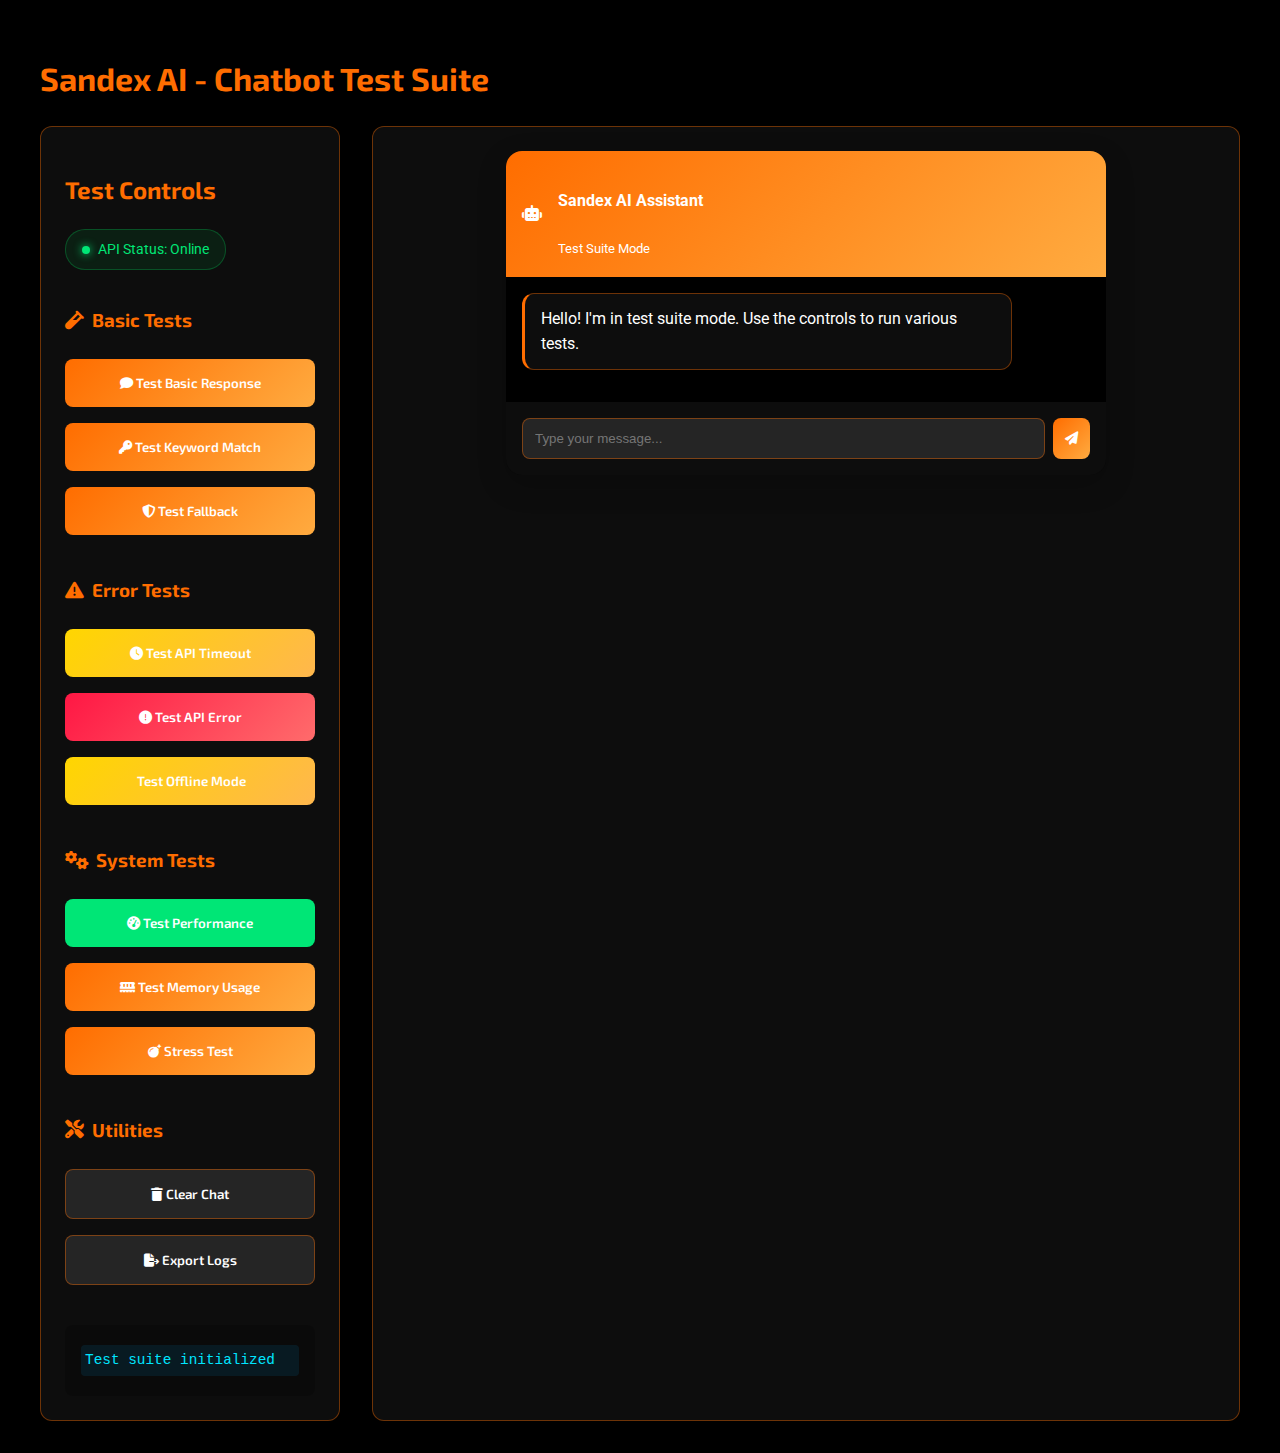
<file: test-suite.html>
﻿<!DOCTYPE html>
<html lang="en">
<head>
    <meta charset="UTF-8">
    <meta name="viewport" content="width=device-width, initial-scale=1.0">
    <title>Sandex AI - Chatbot Test Suite</title>
    <!-- Fonts -->
    <link href="https://fonts.googleapis.com/css2?family=Exo+2:wght@300;400;600;700&family=Roboto:wght@300;400;500;700&display=swap" rel="stylesheet">
    <!-- Font Awesome -->
    <link rel="stylesheet" href="https://cdnjs.cloudflare.com/ajax/libs/font-awesome/6.4.0/css/all.min.css">
    <style>
        :root {
            --primary: #ff6d00;
            --secondary: #ffab40;
            --dark: #000000;
            --light: #ffffff;
            --success: #00e676;
            --warning: #ffd600;
            --error: #ff1744;
            --info: #00e5ff;
            --border: #ff6d0066;
            --shadow: #ff6d004D;
        }

        body {
            margin: 0;
            padding: 0;
            font-family: 'Roboto', sans-serif;
            background-color: var(--dark);
            color: var(--light);
            line-height: 1.6;
        }

        .container {
            max-width: 1200px;
            margin: 0 auto;
            padding: 2rem;
        }

        .test-container {
            display: grid;
            grid-template-columns: 300px 1fr;
            gap: 2rem;
        }

        .test-controls {
            background: rgba(255, 255, 255, 0.05);
            border-radius: 12px;
            padding: 1.5rem;
            border: 1px solid var(--border);
        }

        .test-preview {
            background: rgba(255, 255, 255, 0.05);
            border-radius: 12px;
            padding: 1.5rem;
            border: 1px solid var(--border);
        }

        h1, h2, h3 {
            font-family: 'Exo 2', sans-serif;
            color: var(--primary);
        }

        .test-section {
            margin-bottom: 2rem;
        }

        .test-section h3 {
            margin-bottom: 1rem;
            display: flex;
            align-items: center;
            gap: 0.5rem;
        }

        .test-button {
            width: 100%;
            padding: 1rem;
            margin: 0.5rem 0;
            border: none;
            border-radius: 8px;
            background: linear-gradient(135deg, var(--primary), var(--secondary));
            color: white;
            font-family: 'Exo 2', sans-serif;
            font-weight: 600;
            cursor: pointer;
            transition: all 0.3s ease;
        }

        .test-button:hover {
            transform: translateY(-2px);
            box-shadow: 0 4px 12px var(--shadow);
        }

        .test-button.secondary {
            background: rgba(255, 255, 255, 0.1);
            border: 1px solid var(--border);
        }

        .test-button.success {
            background: linear-gradient(135deg, var(--success), #00E676);
        }

        .test-button.warning {
            background: linear-gradient(135deg, var(--warning), #FFB74D);
        }

        .test-button.error {
            background: linear-gradient(135deg, var(--error), #FF6B6B);
        }

        .chat-container {
            max-width: 600px;
            margin: 0 auto;
            border-radius: 16px;
            overflow: hidden;
            background: var(--dark);
            box-shadow: 0 10px 30px rgba(0, 0, 0, 0.2);
        }

        .chat-header {
            padding: 1rem;
            background: linear-gradient(135deg, var(--primary), var(--secondary));
            color: white;
            display: flex;
            align-items: center;
            gap: 1rem;
        }

        .chat-messages {
            padding: 1rem;
            max-height: 400px;
            overflow-y: auto;
        }

        .chat-message {
            margin-bottom: 1rem;
            display: flex;
            gap: 0.75rem;
            animation: messageSlide 0.3s ease;
        }

        @keyframes messageSlide {
            from {
                opacity: 0;
                transform: translateY(10px);
            }
            to {
                opacity: 1;
                transform: translateY(0);
            }
        }

        .message-content {
            padding: 0.75rem 1rem;
            border-radius: 12px;
            max-width: 80%;
        }

        .bot-message .message-content {
            background: rgba(255, 255, 255, 0.05);
            border: 1px solid var(--border);
            border-left: 3px solid var(--primary);
        }

        .user-message {
            flex-direction: row-reverse;
        }

        .user-message .message-content {
            background: linear-gradient(135deg, var(--primary), var(--secondary));
            color: white;
        }

        .chat-input {
            padding: 1rem;
            background: rgba(255, 255, 255, 0.05);
            display: flex;
            gap: 0.5rem;
        }

        .chat-input input {
            flex: 1;
            padding: 0.75rem;
            border: 1px solid var(--border);
            border-radius: 8px;
            background: rgba(255, 255, 255, 0.1);
            color: var(--light);
        }

        .chat-input button {
            padding: 0.75rem;
            border: none;
            border-radius: 8px;
            background: linear-gradient(135deg, var(--primary), var(--secondary));
            color: white;
            cursor: pointer;
            transition: all 0.3s ease;
        }

        .chat-input button:hover {
            transform: translateY(-2px);
            box-shadow: 0 4px 12px var(--shadow);
        }

        .test-log {
            margin-top: 1rem;
            padding: 1rem;
            background: rgba(0, 0, 0, 0.2);
            border-radius: 8px;
            font-family: monospace;
            font-size: 0.9rem;
            max-height: 200px;
            overflow-y: auto;
        }

        .log-entry {
            margin: 0.25rem 0;
            padding: 0.25rem;
            border-radius: 4px;
        }

        .log-entry.success {
            background: rgba(0, 200, 83, 0.1);
            color: var(--success);
        }

        .log-entry.error {
            background: rgba(255, 61, 0, 0.1);
            color: var(--error);
        }

        .log-entry.warning {
            background: rgba(255, 179, 0, 0.1);
            color: var(--warning);
        }

        .log-entry.info {
            background: rgba(0, 176, 255, 0.1);
            color: var(--info);
        }

        .status-indicator {
            display: inline-flex;
            align-items: center;
            gap: 0.5rem;
            padding: 0.5rem 1rem;
            border-radius: 20px;
            font-size: 0.9rem;
            margin-bottom: 1rem;
        }

        .status-indicator.online {
            background: rgba(0, 200, 83, 0.1);
            color: var(--success);
            border: 1px solid rgba(0, 200, 83, 0.3);
        }

        .status-indicator.offline {
            background: rgba(255, 61, 0, 0.1);
            color: var(--error);
            border: 1px solid rgba(255, 61, 0, 0.3);
        }

        .status-indicator.warning {
            background: rgba(255, 179, 0, 0.1);
            color: var(--warning);
            border: 1px solid rgba(255, 179, 0, 0.3);
        }

        .status-dot {
            width: 8px;
            height: 8px;
            border-radius: 50%;
        }

        .status-dot.online {
            background: var(--success);
            box-shadow: 0 0 8px var(--success);
        }

        .status-dot.offline {
            background: var(--error);
            box-shadow: 0 0 8px var(--error);
        }

        .status-dot.warning {
            background: var(--warning);
            box-shadow: 0 0 8px var(--warning);
        }
    </style>
</head>
<body>
    <div class="container">
        <h1>Sandex AI - Chatbot Test Suite</h1>
        <div class="test-container">
            <div class="test-controls">
                <h2>Test Controls</h2>
                <div class="status-indicator online" id="apiStatus">
                    <div class="status-dot online"></div>
                    <span>API Status: Online</span>
                </div>

                <div class="test-section">
                    <h3><i class="fas fa-vial"></i> Basic Tests</h3>
                    <button class="test-button" id="testBasicResponse">
                        <i class="fas fa-comment"></i> Test Basic Response
                    </button>
                    <button class="test-button" id="testKeywordMatch">
                        <i class="fas fa-key"></i> Test Keyword Match
                    </button>
                    <button class="test-button" id="testFallback">
                        <i class="fas fa-shield-alt"></i> Test Fallback
                    </button>
                </div>

                <div class="test-section">
                    <h3><i class="fas fa-exclamation-triangle"></i> Error Tests</h3>
                    <button class="test-button warning" id="testTimeout">
                        <i class="fas fa-clock"></i> Test API Timeout
                    </button>
                    <button class="test-button error" id="testError">
                        <i class="fas fa-exclamation-circle"></i> Test API Error
                    </button>
                    <button class="test-button warning" id="testOffline">
                        <i class="fas fa-wifi-slash"></i> Test Offline Mode
                    </button>
                </div>

                <div class="test-section">
                    <h3><i class="fas fa-cogs"></i> System Tests</h3>
                    <button class="test-button success" id="testPerformance">
                        <i class="fas fa-tachometer-alt"></i> Test Performance
                    </button>
                    <button class="test-button" id="testMemory">
                        <i class="fas fa-memory"></i> Test Memory Usage
                    </button>
                    <button class="test-button" id="testStress">
                        <i class="fas fa-bomb"></i> Stress Test
                    </button>
                </div>

                <div class="test-section">
                    <h3><i class="fas fa-tools"></i> Utilities</h3>
                    <button class="test-button secondary" id="clearChat">
                        <i class="fas fa-trash"></i> Clear Chat
                    </button>
                    <button class="test-button secondary" id="exportLogs">
                        <i class="fas fa-file-export"></i> Export Logs
                    </button>
                </div>

                <div class="test-log" id="testLog">
                    <div class="log-entry info">Test suite initialized</div>
                </div>
            </div>

            <div class="test-preview">
                <div class="chat-container">
                    <div class="chat-header">
                        <div class="bot-avatar">
                            <i class="fas fa-robot"></i>
                        </div>
                        <div>
                            <h4>Sandex AI Assistant</h4>
                            <small>Test Suite Mode</small>
                        </div>
                    </div>
                    <div class="chat-messages" id="chatMessages">
                        <div class="chat-message bot-message">
                            <div class="message-content">
                                Hello! I'm in test suite mode. Use the controls to run various tests.
                            </div>
                        </div>
                    </div>
                    <div class="chat-input">
                        <input type="text" id="messageInput" placeholder="Type your message...">
                        <button id="sendButton">
                            <i class="fas fa-paper-plane"></i>
                        </button>
                    </div>
                </div>
            </div>
        </div>
    </div>

    <script type="module">
        import { HybridChatbot } from './js/hybrid-chatbot.js';

        // Initialize chatbot
        const chatbot = new HybridChatbot({
            apiEnabled: true,
            preferKeywords: true,
            confidenceThreshold: 0.7
        });

        // DOM Elements
        const chatMessages = document.getElementById('chatMessages');
        const messageInput = document.getElementById('messageInput');
        const sendButton = document.getElementById('sendButton');
        const testLog = document.getElementById('testLog');
        const apiStatus = document.getElementById('apiStatus');

        // Basic Tests
        document.getElementById('testBasicResponse').addEventListener('click', () => {
            addLogEntry('Testing basic response...', 'info');
            const response = chatbot.generateResponse('Hello');
            addMessage('user', 'Hello');
            setTimeout(() => {
                addMessage('bot', response);
                addLogEntry('Basic response test completed', 'success');
            }, 500);
        });

        document.getElementById('testKeywordMatch').addEventListener('click', () => {
            addLogEntry('Testing keyword matching...', 'info');
            const response = chatbot.generateResponse('Tell me about your services');
            addMessage('user', 'Tell me about your services');
            setTimeout(() => {
                addMessage('bot', response);
                addLogEntry('Keyword match test completed', 'success');
            }, 500);
        });

        document.getElementById('testFallback').addEventListener('click', () => {
            addLogEntry('Testing fallback response...', 'info');
            const response = chatbot.generateResponse('xyz123');
            addMessage('user', 'xyz123');
            setTimeout(() => {
                addMessage('bot', response);
                addLogEntry('Fallback test completed', 'success');
            }, 500);
        });

        // Error Tests
        document.getElementById('testTimeout').addEventListener('click', () => {
            addLogEntry('Testing API timeout...', 'warning');
            updateApiStatus('warning', 'API Timeout');
            const response = chatbot.generateResponse('Test timeout');
            addMessage('user', 'Test timeout');
            setTimeout(() => {
                addMessage('bot', response);
                addLogEntry('API timeout test completed', 'success');
                updateApiStatus('online', 'API Online');
            }, 2000);
        });

        document.getElementById('testError').addEventListener('click', () => {
            addLogEntry('Testing API error...', 'error');
            updateApiStatus('offline', 'API Error');
            const response = chatbot.generateResponse('Test error');
            addMessage('user', 'Test error');
            setTimeout(() => {
                addMessage('bot', response);
                addLogEntry('API error test completed', 'success');
                updateApiStatus('online', 'API Online');
            }, 2000);
        });

        document.getElementById('testOffline').addEventListener('click', () => {
            addLogEntry('Testing offline mode...', 'warning');
            updateApiStatus('offline', 'Offline Mode');
            const response = chatbot.generateResponse('Test offline');
            addMessage('user', 'Test offline');
            setTimeout(() => {
                addMessage('bot', response);
                addLogEntry('Offline mode test completed', 'success');
                updateApiStatus('online', 'API Online');
            }, 2000);
        });

        // System Tests
        document.getElementById('testPerformance').addEventListener('click', () => {
            addLogEntry('Running performance test...', 'info');
            const startTime = performance.now();
            const response = chatbot.generateResponse('Performance test');
            const endTime = performance.now();
            addMessage('user', 'Performance test');
            setTimeout(() => {
                addMessage('bot', response);
                addLogEntry(`Performance test completed in ${(endTime - startTime).toFixed(2)}ms`, 'success');
            }, 500);
        });

        document.getElementById('testMemory').addEventListener('click', () => {
            addLogEntry('Testing memory usage...', 'info');
            const response = chatbot.generateResponse('Memory test');
            addMessage('user', 'Memory test');
            setTimeout(() => {
                addMessage('bot', response);
                addLogEntry('Memory usage test completed', 'success');
            }, 500);
        });

        document.getElementById('testStress').addEventListener('click', () => {
            addLogEntry('Running stress test...', 'warning');
            for (let i = 0; i < 5; i++) {
                setTimeout(() => {
                    const response = chatbot.generateResponse(`Stress test ${i + 1}`);
                    addMessage('user', `Stress test ${i + 1}`);
                    addMessage('bot', response);
                }, i * 500);
            }
            setTimeout(() => {
                addLogEntry('Stress test completed', 'success');
            }, 3000);
        });

        // Utilities
        document.getElementById('clearChat').addEventListener('click', () => {
            chatMessages.innerHTML = '';
            addMessage('bot', 'Chat cleared. Ready for new tests.');
            addLogEntry('Chat cleared', 'info');
        });

        document.getElementById('exportLogs').addEventListener('click', () => {
            const logs = Array.from(testLog.children).map(log => log.textContent).join('\n');
            const blob = new Blob([logs], { type: 'text/plain' });
            const url = URL.createObjectURL(blob);
            const a = document.createElement('a');
            a.href = url;
            a.download = `chatbot-test-logs-${new Date().toISOString()}.txt`;
            document.body.appendChild(a);
            a.click();
            document.body.removeChild(a);
            URL.revokeObjectURL(url);
            addLogEntry('Logs exported successfully', 'success');
        });

        // Send Message
        function sendMessage() {
            const message = messageInput.value.trim();
            if (message) {
                addMessage('user', message);
                const response = chatbot.generateResponse(message);
                setTimeout(() => {
                    addMessage('bot', response);
                }, 500);
                messageInput.value = '';
            }
        }

        sendButton.addEventListener('click', sendMessage);
        messageInput.addEventListener('keypress', (e) => {
            if (e.key === 'Enter') {
                sendMessage();
            }
        });

        // Helper Functions
        function addMessage(type, content) {
            const messageDiv = document.createElement('div');
            messageDiv.className = `chat-message ${type}-message`;
            messageDiv.innerHTML = `
                <div class="message-content">
                    ${content}
                </div>
            `;
            chatMessages.appendChild(messageDiv);
            chatMessages.scrollTop = chatMessages.scrollHeight;
        }

        function addLogEntry(message, type) {
            const logEntry = document.createElement('div');
            logEntry.className = `log-entry ${type}`;
            logEntry.textContent = `[${new Date().toLocaleTimeString()}] ${message}`;
            testLog.appendChild(logEntry);
            testLog.scrollTop = testLog.scrollHeight;
        }

        function updateApiStatus(status, message) {
            apiStatus.className = `status-indicator ${status}`;
            apiStatus.innerHTML = `
                <div class="status-dot ${status}"></div>
                <span>API Status: ${message}</span>
            `;
        }
    </script>
</body>
</html>
</file>
<file: css/styles.unified.css>
/* Unified CSS File - Combining styles.css and responsive.css */

/* ========== CSS RESET & NORMALIZE ========== */
/* Base reset styles */
* {
    margin: 0;
    padding: 0;
    box-sizing: border-box;
}

/* ========== CSS CUSTOM PROPERTIES ========== */
:root {
    /* Brand Colors */
    --primary: #ff6d00;
    --secondary: #ffab40;
    --dark: #000000;
    --light: #ffffff;
    
    /* State Colors */
    --success: #00e676;
    --warning: #ffd600;
    --error: #ff1744;
    --info: #00e5ff;
    
    /* UI Colors */
    --border: #ff6d0066;
    --shadow: #ff6d004D;
    --overlay: rgba(0, 0, 0, 0.7);
    --glass-bg: rgba(255, 255, 255, 0.1);
    
    /* Typography */
    --font-primary: 'Exo 2', sans-serif;
    --font-secondary: 'Roboto', sans-serif;
    
    /* Spacing */
    --spacing-xs: 0.25rem;
    --spacing-sm: 0.5rem;
    --spacing-md: 1rem;
    --spacing-lg: 1.5rem;
    --spacing-xl: 2rem;
    
    /* Border Radius */
    --radius-sm: 4px;
    --radius-md: 8px;
    --radius-lg: 12px;
    --radius-xl: 16px;
    
    /* Transitions */
    --transition-fast: 0.2s ease;
    --transition-normal: 0.3s ease;
    --transition-slow: 0.5s ease;
}

/* ========== TYPOGRAPHY ========== */
body {
    font-family: var(--font-secondary);
    color: var(--light);
    background-color: var(--dark);
    line-height: 1.6;
}

h1, h2, h3, h4, h5, h6 {
    font-family: var(--font-primary);
    color: var(--primary);
    margin-bottom: var(--spacing-md);
}

/* ========== LAYOUT COMPONENTS ========== */
.container {
    max-width: 1200px;
    margin: 0 auto;
    padding: var(--spacing-xl);
}

.grid {
    display: grid;
    gap: var(--spacing-lg);
}

/* ========== UI COMPONENTS ========== */
/* Buttons */
.btn {
    display: inline-flex;
    align-items: center;
    gap: var(--spacing-sm);
    padding: var(--spacing-md) var(--spacing-lg);
    border: none;
    border-radius: var(--radius-md);
    background: linear-gradient(135deg, var(--primary), var(--secondary));
    color: var(--light);
    font-family: var(--font-primary);
    font-weight: 600;
    cursor: pointer;
    transition: var(--transition-normal);
}

.btn:hover {
    transform: translateY(-2px);
    box-shadow: 0 4px 12px var(--shadow);
}

.btn-secondary {
    background: var(--glass-bg);
    border: 1px solid var(--border);
}

/* Cards */
.card {
    background: var(--glass-bg);
    border: 1px solid var(--border);
    border-radius: var(--radius-lg);
    padding: var(--spacing-lg);
    transition: var(--transition-normal);
}

.card:hover {
    transform: translateY(-2px);
    box-shadow: 0 8px 24px var(--shadow);
}

/* Forms */
.form-group {
    margin-bottom: var(--spacing-md);
}

.form-control {
    width: 100%;
    padding: var(--spacing-md);
    border: 1px solid var(--border);
    border-radius: var(--radius-md);
    background: var(--glass-bg);
    color: var(--light);
    transition: var(--transition-normal);
}

.form-control:focus {
    outline: none;
    border-color: var(--primary);
    box-shadow: 0 0 0 2px var(--shadow);
}

/* ========== UTILITY CLASSES ========== */
.text-primary { color: var(--primary); }
.text-secondary { color: var(--secondary); }
.text-success { color: var(--success); }
.text-warning { color: var(--warning); }
.text-error { color: var(--error); }
.text-info { color: var(--info); }

.bg-primary { background-color: var(--primary); }
.bg-secondary { background-color: var(--secondary); }
.bg-dark { background-color: var(--dark); }
.bg-light { background-color: var(--light); }

/* ========== ANIMATIONS ========== */
@keyframes fadeIn {
    from { opacity: 0; }
    to { opacity: 1; }
}

@keyframes slideUp {
    from {
        opacity: 0;
        transform: translateY(20px);
    }
    to {
        opacity: 1;
        transform: translateY(0);
    }
}

/* ========== RESPONSIVE DESIGN ========== */
@media (max-width: 768px) {
    .container {
        padding: var(--spacing-md);
    }
    
    .grid {
        grid-template-columns: 1fr;
    }
}

/* ========== GLASS EFFECTS ========== */
.glass {
    background: var(--glass-bg);
    backdrop-filter: blur(10px);
    border: 1px solid var(--border);
    box-shadow: 0 8px 32px var(--shadow);
}

/* ========== STATUS INDICATORS ========== */
.status {
    display: inline-flex;
    align-items: center;
    gap: var(--spacing-sm);
    padding: var(--spacing-sm) var(--spacing-md);
    border-radius: 20px;
    font-size: 0.9rem;
}

.status.online {
    background: rgba(0, 230, 118, 0.1);
    color: var(--success);
    border: 1px solid rgba(0, 230, 118, 0.3);
}

.status.warning {
    background: rgba(255, 214, 0, 0.1);
    color: var(--warning);
    border: 1px solid rgba(255, 214, 0, 0.3);
}

.status.error {
    background: rgba(255, 23, 68, 0.1);
    color: var(--error);
    border: 1px solid rgba(255, 23, 68, 0.3);
}

/* ========== CHAT INTERFACE ========== */
.chat-container {
    background: var(--dark);
    border-radius: var(--radius-xl);
    overflow: hidden;
    box-shadow: 0 10px 30px rgba(0, 0, 0, 0.2);
}

.chat-header {
    background: linear-gradient(135deg, var(--chatbot-primary), var(--chatbot-secondary));
    color: var(--light-text);
    padding: var(--spacing-md);
    border-bottom: 1px solid var(--chatbot-border);
}

.chat-messages {
    padding: var(--spacing-md);
    max-height: 400px;
    overflow-y: auto;
}

.message {
    margin-bottom: var(--spacing-md);
    display: flex;
    gap: var(--spacing-sm);
    animation: slideUp var(--transition-normal);
}

.message-content {
    padding: 0.75rem 1rem;
    border-radius: 1rem;
    max-width: 80%;
    position: relative;
    word-break: break-word;
    transition: all 0.3s ease;
}

.bot-message .message-content {
    background: rgba(0, 0, 0, 0.6);
    border-left: 3px solid var(--chatbot-primary);
    color: var(--light-text);
    margin-right: auto;
    border-top-left-radius: 0;
}

.bot-message .message-content::before {
    content: '';
    position: absolute;
    top: 0;
    left: 0;
    width: 100%;
    height: 100%;
    background: linear-gradient(90deg, 
        rgba(255, 109, 0, 0.1),
        transparent
    );
    opacity: 0;
    transition: opacity 0.3s ease;
    pointer-events: none;
    border-radius: inherit;
}

.bot-message .message-content:hover::before {
    opacity: 1;
}

.user-message {
    flex-direction: row-reverse;
}

.user-message .message-content {
    background: linear-gradient(135deg, 
        rgba(255, 109, 0, 0.2),
        rgba(255, 171, 64, 0.2)
    );
    border-right: 3px solid var(--chatbot-primary);
    color: var(--light-text);
    margin-left: auto;
    border-top-right-radius: 0;
    backdrop-filter: blur(10px);
}

.user-message .message-content::before {
    content: '';
    position: absolute;
    top: 0;
    right: 0;
    width: 100%;
    height: 100%;
    background: linear-gradient(270deg, 
        rgba(255, 109, 0, 0.2),
        transparent
    );
    opacity: 0;
    transition: opacity 0.3s ease;
    pointer-events: none;
    border-radius: inherit;
}

.user-message .message-content:hover::before {
    opacity: 1;
}

/* Message Time */
.message-time {
    font-size: 0.7rem;
    color: var(--chatbot-primary-light);
    opacity: 0.7;
    margin-top: 0.25rem;
    text-align: right;
}

/* Message Status */
.message-status {
    display: flex;
    align-items: center;
    gap: 0.25rem;
    margin-top: 0.25rem;
    color: var(--chatbot-primary-light);
    font-size: 0.7rem;
}

.message-status i {
    color: var(--chatbot-primary);
    font-size: 0.8rem;
}

/* Message Avatar */
.message-avatar {
    width: 2.5rem;
    height: 2.5rem;
    border-radius: 50%;
    display: flex;
    align-items: center;
    justify-content: center;
    margin-right: 0.75rem;
    flex-shrink: 0;
    background: linear-gradient(135deg, var(--chatbot-primary), var(--chatbot-secondary));
    color: var(--light-text);
    box-shadow: 0 2px 10px var(--chatbot-shadow);
}

.user-avatar {
    margin-left: 0.75rem;
    margin-right: 0;
    background: linear-gradient(135deg, var(--chatbot-secondary), var(--chatbot-primary));
}

/* ========== LOADING STATES ========== */
.loading {
    position: relative;
    overflow: hidden;
}

.loading::after {
    content: '';
    position: absolute;
    top: 0;
    left: 0;
    width: 100%;
    height: 100%;
    background: linear-gradient(
        90deg,
        transparent,
        rgba(255, 255, 255, 0.1),
        transparent
    );
    animation: loading 1.5s infinite;
}

@keyframes loading {
    0% { transform: translateX(-100%); }
    100% { transform: translateX(100%); }
}

/* ========== TOOLTIPS ========== */
[data-tooltip] {
    position: relative;
}

[data-tooltip]::before {
    content: attr(data-tooltip);
    position: absolute;
    bottom: 100%;
    left: 50%;
    transform: translateX(-50%);
    padding: var(--spacing-sm) var(--spacing-md);
    background: var(--dark);
    color: var(--light);
    border-radius: var(--radius-sm);
    font-size: 0.9rem;
    white-space: nowrap;
    opacity: 0;
    visibility: hidden;
    transition: var(--transition-normal);
}

[data-tooltip]:hover::before {
    opacity: 1;
    visibility: visible;
    transform: translateX(-50%) translateY(-8px);
}

/* ========== SCROLLBAR ========== */
::-webkit-scrollbar {
    width: 8px;
}

::-webkit-scrollbar-track {
    background: var(--dark);
}

::-webkit-scrollbar-thumb {
    background: var(--primary);
    border-radius: 4px;
}

::-webkit-scrollbar-thumb:hover {
    background: var(--secondary);
}

/* ========== CHATBOT COLOR PALETTE ========== */
:root {
  /* الألوان الأساسية للشات بوت */
  --chatbot-primary: #ff6d00;          /* اللون البرتقالي الأساسي */
  --chatbot-secondary: #ffab40;        /* اللون البرتقالي الفاتح */
  --chatbot-primary-light: #ff8f00;    /* اللون البرتقالي المتوسط */
  --chatbot-secondary-light: #ffcc80;  /* اللون البرتقالي الفاتح جداً */
  --chatbot-primary-dark: #e65100;     /* اللون البرتقالي الداكن */
  
  /* ألوان الخلفيات */
  --chatbot-bg-dark: rgba(0, 0, 0, 0.85);
  --chatbot-message-user: rgba(255, 109, 0, 0.2);
  --chatbot-message-bot: rgba(0, 0, 0, 0.6);
  
  /* ألوان الحدود والظلال */
  --chatbot-border: rgba(255, 109, 0, 0.4);
  --chatbot-shadow: rgba(255, 109, 0, 0.3);
  --chatbot-glow: rgba(255, 109, 0, 0.5);
}

/* Root Variables */
:root {
  --orange-primary: #ff6d00;
  --orange-secondary: #ffab40;
  --orange-light: #ffcc80;
  --orange-dark: #e65100;
  --dark-primary: #000000;
  --dark-secondary: #121212;
  --light-text: #ffffff;
  --dark-text: #000000;
  --gray-text: #94a3b8;
  
  /* Additional theme colors */
  --accent-light: var(--orange-light);
  --accent-dark: var(--orange-dark);
  --text-secondary: var(--gray-text);
  --text-muted: #94a3b8;
  --glow-effect: rgba(255, 109, 0, 0.3);
  --shadow-depth: rgba(0, 0, 0, 0.5);
}

/* Theme Classes */
.dark-theme {
  --bg-primary: var(--dark-primary);
  --bg-secondary: var(--dark-secondary);
  --text-primary: var(--light-text);
  --text-secondary: var(--text-secondary);
  --accent-primary: var(--orange-primary);
  --accent-secondary: var(--orange-secondary);
  --border-color: rgba(255, 109, 0, 0.25);
  --card-bg: rgba(0, 0, 0, 0.85);
  --shadow-color: var(--shadow-depth);
  --hover-color: var(--orange-secondary);
}

/* Base Styles */
body {
  background-color: var(--bg-primary);
  color: var(--text-primary);
  font-family: 'Roboto', 'Cairo', sans-serif;
  overflow-x: hidden;
  transition: background-color 0.3s ease, color 0.3s ease;
  position: relative;
}

/* Add Lateef for headings or specific elements if needed */
h1, h2, h3, h4, h5, h6, .font-exo {
    font-family: 'Exo 2', 'Lateef', cursive;
}

/* Remove border from logo container */
.logo-container {
  border: none !important;
  background: var(--bg-primary) !important;
}

.font-exo {
  font-family: 'Exo 2', sans-serif;
}

/* ========== CHATBOT STYLES ========== */

/* Floating Chat Button */
.floating-chat-btn {
  position: fixed;
  bottom: 24px;
  right: 24px;
  left: auto;
  width: 60px;
  height: 60px;
  border-radius: 50%;
  background: linear-gradient(135deg, var(--chatbot-primary), var(--chatbot-secondary));
  color: white;
  display: flex;
  align-items: center;
  justify-content: center;
  cursor: pointer;
  box-shadow: 0 4px 20px var(--chatbot-shadow);
  z-index: 1000; /* High z-index to be above everything */
  transition: transform 0.3s ease, box-shadow 0.3s ease;
  border: none; /* Remove potentially conflicting border */
  overflow: hidden; /* Needed for the pulse effect */
}

.floating-chat-btn::before {
  content: '';
  position: absolute;
  top: 0;
  left: 0;
  right: 0;
  bottom: 0;
  background: linear-gradient(135deg, var(--chatbot-primary), var(--chatbot-secondary));
  border-radius: 50%;
  opacity: 0.7;
  z-index: -1;
  animation: pulse-ring 2s linear infinite;
}

.floating-chat-btn i {
  font-size: 1.8rem;
  transition: transform 0.3s ease;
}

.floating-chat-btn:hover i {
  transform: scale(1.2);
}

.floating-chat-btn:hover {
  transform: translateY(-5px);
  box-shadow: 0 8px 25px var(--chatbot-glow);
}

.floating-chat-btn-shifted {
  transform: scale(0.8) translateY(-10px); /* Adjust animation */
  opacity: 0.8;
}

@keyframes pulse-ring {
  0% {
    transform: scale(0.8);
    opacity: 0.8;
  }
  50% {
    transform: scale(1.2); /* Adjust scale */
    opacity: 0; /* Fade out completely */
  }
  100% {
    transform: scale(1.5); /* Adjust scale */
    opacity: 0; /* Remain faded out */
  }
}

/* Chat Interface */
#chatInterface {
  max-width: 420px; /* Standard chat window width */
  width: 100%;
  min-width: 300px; /* Minimum width for smaller screens */
  border-radius: 1.5rem 1.5rem 0 0; /* Rounded top corners */
  box-shadow: 0 12px 60px 0 var(--chatbot-glow), 0 4px 20px 0 var(--chatbot-shadow); /* Enhance shadow for glass effect */
  background: none; /* Background handled by .chat-container */
  transition: all 0.4s cubic-bezier(0.175, 0.885, 0.32, 1.275); /* Smooth animation */
  animation: slide-in-bottom 0.5s cubic-bezier(0.23, 1, 0.32, 1) forwards; /* Entrance animation */
  transform-origin: bottom right;
  z-index: 50; /* Ensure it's above main content */
}

#chatInterface.hidden {
  opacity: 0;
  transform: translateY(20px) scale(0.9); /* Exit animation */
  pointer-events: none; /* Disable interaction when hidden */
}

.chat-container {
  background: linear-gradient(to bottom right, rgba(255, 109, 0, 0.1), rgba(255, 171, 64, 0.1));
  border: 1.5px solid var(--chatbot-border);
  box-shadow: 0 8px 40px 0 var(--chatbot-glow), 0 2px 12px 0 var(--chatbot-shadow);
  border-radius: 1.5rem 1.5rem 0 0; /* Match chat interface border-radius */
  -webkit-backdrop-filter: blur(20px) saturate(1.5); /* Stronger blur and saturation for glass effect */
  backdrop-filter: blur(20px) saturate(1.5); /* Stronger blur and saturation */
  animation: glow-subtle 3s infinite alternate;
  padding: 1.5rem; /* Add padding */
  display: flex; /* Use flexbox for layout */
  flex-direction: column; /* Stack content vertically */
  height: 100%; /* Take full height of parent */
}

/* Chat Messages Area */
.chat-messages {
  overflow-y: auto;
  max-height: 400px; /* Limit height */
  padding-right: 8px; /* Add padding for scrollbar */
  margin-bottom: 1rem; /* Space below messages */
  flex-grow: 1; /* Allow messages to take available space */
}

/* Message bubble styles */
.message {
  display: flex;
  margin-bottom: 1rem; /* Spacing between messages */
  align-items: flex-start;
}

.message-avatar {
  width: 2.5rem;
  height: 2.5rem;
  border-radius: 50%;
  display: flex;
  align-items: center;
  justify-content: center;
  margin-right: 0.75rem;
  flex-shrink: 0; /* Prevent shrinking */
  background: linear-gradient(135deg, var(--chatbot-primary), var(--chatbot-secondary)); /* Use chatbot colors */
  color: white;
  box-shadow: 0 2px 10px rgba(0, 0, 0, 0.3);
}

.bot-avatar {
  /* Specific bot avatar styling if needed, otherwise inherits from .message-avatar */
}

.user-avatar {
  /* Specific user avatar styling if needed, otherwise inherits from .message-avatar */
  margin-left: 0.75rem; /* Add margin for user avatar */
  margin-right: 0; /* Reset margin for user avatar */
}

.message-content {
  background: var(--chatbot-message-bot);
  border-radius: 1rem; /* Rounded corners */
  padding: 0.75rem 1rem; /* Padding inside bubble */
  max-width: 80%; /* Limit bubble width */
  position: relative;
  word-break: break-word; /* Break long words */
}

.bot-content {
  background: var(--chatbot-message-bot);
  border-left: 2px solid var(--chatbot-primary);
  box-shadow: 0 2px 10px rgba(0, 0, 0, 0.1);
  position: relative;
  transition: all 0.3s ease;
  border-top-left-radius: 0; /* Adjust specific corners */
  margin-right: auto; /* Align to the left */
}

.user-content {
  background: var(--chatbot-message-user);
  border-right: 2px solid var(--chatbot-primary);
  margin-left: auto; /* Align to the right */
  position: relative;
  transition: all 0.3s ease;
  border-top-right-radius: 0; /* Adjust specific corners */
}

.message-time {
  font-size: 0.7rem;
  color: var(--text-secondary); /* Use theme variable */
  margin-top: 0.25rem;
  text-align: right;
}

/* Typing Indicator */
.typing-indicator {
  margin-bottom: 0.5rem;
  display: flex; /* Use flexbox */
  align-items: center;
}

.typing-dots {
  display: flex;
  align-items: center;
  justify-content: flex-start;
  padding: 0.5rem; /* Add padding */
  column-gap: 4px; /* Space between dots */
  min-height: 24px; /* Ensure visibility */
}

.dot {
  width: 8px;
  height: 8px;
  border-radius: 50%;
  background-color: var(--chatbot-primary);
  opacity: 0.6;
  animation: dot-flashing 1s infinite alternate;
}

@keyframes dot-flashing {
  0% {
    opacity: 0.2;
    transform: scale(0.8);
  }
  100% {
    opacity: 1;
    transform: scale(1);
    box-shadow: 0 0 10px var(--chatbot-glow);
  }
}

/* Quick Reply Buttons */
.quick-replies {
  margin-top: 1rem;
  margin-bottom: 0.5rem;
  width: 100%;
}

.quick-replies-container {
  background: rgba(15, 23, 42, 0.4);
  border-radius: 1rem;
  padding: 0.75rem;
  border-left: 2px solid var(--chatbot-primary);
}

.quick-replies-label {
  color: var(--chatbot-primary-light);
  font-size: 0.85rem;
  margin-bottom: 0.5rem;
  padding-left: 0.5rem;
}

.quick-replies-buttons {
  display: flex;
  flex-wrap: wrap;
  gap: 0.5rem;
}

.quick-reply-btn {
  background: var(--chatbot-message-user);
  border: 1px solid var(--chatbot-border);
  color: var(--light-text);
  border-radius: 1rem;
  padding: 0.5rem 1rem;
  font-size: 0.9rem;
  cursor: pointer;
  transition: all 0.3s ease;
  opacity: 0;
  transform: translateY(10px);
}

.quick-reply-btn:hover {
  background: rgba(255, 171, 64, 0.3);
  border-color: var(--chatbot-primary);
  box-shadow: 0 0 10px var(--chatbot-shadow);
}

/* Custom scrollbar for chat */
.custom-scrollbar::-webkit-scrollbar {
  width: 8px;
}
.custom-scrollbar::-webkit-scrollbar-thumb {
  background: linear-gradient(135deg, var(--chatbot-primary), var(--chatbot-secondary));
  border-radius: 8px;
}
.custom-scrollbar::-webkit-scrollbar-track {
  background: rgb(26 26 25);
  border-radius: 8px;
}

/* Mobile Responsiveness for Chat */
@media (max-width: 600px) {
  #chatInterface {
    max-width: 100vw;
    min-width: 0;
    right: 0;
    left: 0;
    bottom: 0;
    border-radius: 0; /* No border radius on full-width mobile */
    margin: 0;
  }
  .chat-container {
    border-radius: 0; /* No border radius on full-width mobile */
    padding: 1rem; /* Adjust padding for smaller screens */
  }
  .floating-chat-btn {
    right: 16px; /* Adjust position */
    bottom: 16px; /* Adjust position */
    width: 52px; /* Smaller button */
    height: 52px; /* Smaller button */
  }
  .floating-chat-btn i {
    font-size: 1.5rem; /* Smaller icon */
  }
}

/* Ensure chat is still usable on slightly larger phones */
@media (min-width: 601px) and (max-width: 768px) {
    #chatInterface {
        max-width: 90%; /* Take up most of the width */
        margin-right: 1rem; /* Add some margin */
        margin-left: 1rem; /* Add some margin */
    }
}

/* Animations (already exist, just ensuring they are mentioned) */
@keyframes slide-in-bottom {
  from { transform: translateY(20px) scale(0.9); opacity: 0; }
  to { transform: translateY(0) scale(1); opacity: 1; }
}

@keyframes glow-subtle {
  from {
    box-shadow: 0 8px 40px 0 var(--chatbot-glow), 0 2px 12px 0 var(--chatbot-shadow);
    border-color: var(--chatbot-border);
  }
  to {
    box-shadow: 0 12px 50px 0 var(--chatbot-glow), 0 4px 15px 0 var(--chatbot-shadow);
    border-color: rgba(255, 109, 0, 0.3);
  }
}

@keyframes neonLogoGlow {
  0%, 100% {
    text-shadow:
      0 0 8px var(--chatbot-primary),
      0 0 16px var(--chatbot-primary-light),
      0 0 32px var(--chatbot-secondary);
    color: var(--chatbot-primary);
  }
  50% {
    text-shadow:
      0 0 32px var(--chatbot-primary),
      0 0 64px var(--chatbot-secondary),
      0 0 96px var(--chatbot-secondary-light);
    color: #fff;
  }
}

/* Mobile Menu specific enhancements */
@media (max-width: 768px) {
  #mobileMenu {
    /* Reinforce blur and background */
    backdrop-filter: blur(24px); /* Equivalent to backdrop-blur-xl */
    -webkit-backdrop-filter: blur(24px); /* For better browser support */
    background-color: rgba(26, 26, 26, 0.95); /* Match bg-gray-900/95 */
    
    /* Ensure it covers the full width below the header */
    position: fixed;
    top: var(--header-height, 64px); /* Adjust based on header height */
    left: 0;
    right: 0;
    width: 100%;
    /* Ensure it's above content but below floating elements like chat */
    z-index: 45;
    
    /* Add padding and appearance improvements */
    padding-top: 1rem;
    padding-bottom: 1rem;
  }

  #mobileMenu a {
    display: block;
    padding: 0.75rem 1rem; /* Adjust padding for touch targets */
    color: var(--text-primary); /* Ensure text is visible */
    text-decoration: none;
    transition: background-color 0.3s ease, color 0.3s ease;
  }

  #mobileMenu a:hover {
    background-color: rgba(239, 87, 27, 0.1); /* Subtle hover effect */
    color: var(--accent-light); /* Change text color on hover */
  }

  #mobileMenu .cyber-button {
      margin-top: 1rem;
      width: calc(100% - 2rem); /* Adjust button width with padding */
      margin-left: 1rem;
      margin-right: 1rem;
  }
}

/* Header variable removed */

.font-roboto {
  font-family: 'Roboto', sans-serif;
}

.text-light {
  color: var(--light-text);
}

/* Background Effects */
.effects-container {
  position: fixed;
  top: 0;
  left: 0;
  width: 100%;
  height: 100%;
  z-index: -1;
  pointer-events: none;
  opacity: 0.6;
}

.dark-theme .effects-container {
  opacity: 1;
}

.grid-pattern {
  position: absolute;
  top: 0;
  left: 0;
  width: 100%;
  height: 100%;
  background-image: 
    linear-gradient(rgba(239, 87, 27, 0.05) 1px, transparent 1px),
    linear-gradient(90deg, rgba(239, 87, 27, 0.05) 1px, transparent 1px);
  background-size: 40px 40px;
}

.scanlines {
  position: absolute;
  top: 0;
  left: 0;
  width: 100%;
  height: 100%;
  background: linear-gradient(
    to bottom,
    transparent 50%,
    rgba(0, 0, 0, 0.02) 51%
  );
  background-size: 100% 4px;
  pointer-events: none;
}

/* Element Effects */
.glow {
  box-shadow: 0 0 10px rgba(243, 200, 70, 0.3),
              0 0 20px rgba(239, 87, 27, 0.4);
}

.glow-hover:hover {
  box-shadow: 0 0 15px rgba(239, 87, 27, 0.3),
              0 0 30px rgba(243, 200, 70, 0.3);
}

.pulse-soft {
  animation: pulse-soft 5s infinite ease-in-out;
}

.floating {
}

.rotating {
  animation: rotate 30s infinite linear;
}

.rotate-opposite {
  animation: rotate-opposite 25s infinite linear;
}

.holographic-card {
  position: relative;
  -webkit-backdrop-filter: blur(8px);
  backdrop-filter: blur(8px);
  transition: all 0.3s ease;
}

.holographic-card:hover {
  transform: translateY(-5px);
  box-shadow: 0 0 20px rgba(243, 200, 70, 0.3);
}

.gradient-text {
  background: linear-gradient(to right, var(--accent-primary), var(--accent-secondary));
  -webkit-background-clip: text;
  -webkit-text-fill-color: transparent;
  background-clip: text;
}

.neon-flicker {
  animation: neon-flicker 5s infinite ease-in-out;
}

.cyber-button {
  position: relative;
  overflow: hidden;
  transition: all 0.3s ease;
}

.cyber-button:hover {
  transform: translateY(-2px);
}

.cyber-button::before {
  content: '';
  position: absolute;
  top: -50%;
  left: -50%;
  width: 200%;
  height: 200%;
  background: linear-gradient(
    to bottom right,
    rgba(239, 87, 27, 0),
    rgba(239, 87, 27, 0),
    rgba(243, 200, 70, 0.3),
    rgba(239, 87, 27, 0)
  );
  transform: rotate(45deg);
  opacity: 0;
  transition: opacity 0.3s ease;
}

.cyber-button:hover::before {
  opacity: 1;
  animation: cyber-glow 1.2s infinite;
}

/* Chat Styles */
.chat-container {
  box-shadow: 0 0 30px rgba(239, 87, 27, 0.3);
  transition: all 0.3s ease;
}

.chat-container:hover {
  box-shadow: 0 0 40px rgba(239, 87, 27, 0.3);
}

/* Floating chat button */
.floating-chat-btn {
  position: fixed;
  bottom: 30px;
  right: 30px;
  left: auto;
  width: 64px;
  height: 64px;
  border-radius: 50%;
  background: linear-gradient(135deg, var(--accent-primary), var(--accent-secondary));
  display: flex;
  align-items: center;
  justify-content: center;
  cursor: pointer;
  box-shadow: 0 8px 32px 0 rgba(239, 87, 27, 0.4), 0 1.5px 8px 0 rgba(239, 87, 27, 0.3);
  animation: floating 3s ease-in-out infinite;
  z-index: 1000;
  transition: transform 0.3s, box-shadow 0.3s, background 0.3s;
  border: 2.5px solid var(--orange-primary);
}
.floating-chat-btn-modern i {
  font-size: 2rem;
  color: #fff;
  filter: drop-shadow(0 0 8px var(--chatbot-secondary));
  transition: color 0.3s, filter 0.3s;
}
.floating-chat-btn:hover {
  transform: translateY(-8px) scale(1.08) rotate(-6deg);
  box-shadow: 0 12px 40px 0 rgba(239, 87, 27, 0.3), 0 2px 12px 0 rgba(239, 87, 27, 0.5);
  background: linear-gradient(135deg, var(--accent-secondary), var(--accent-primary));
}

/* Floating chat button position when chat is open */
.floating-chat-btn-shifted {
  bottom: 480px; /* Adjust based on chat window height */
  right: 30px;
  transform: translateY(0) scale(1);
  opacity: 0.8;
}

/* Chat Interface */
.chat-messages {
  overflow-y: auto;
  max-height: 400px;
}

/* Standard scrollbar for all browsers */
.chat-messages::-webkit-scrollbar {
  width: 6px;
}

.chat-messages::-webkit-scrollbar-track {
  background: var(--dark-secondary);
  border-radius: 3px;
}

.chat-messages::-webkit-scrollbar-thumb {
  background-color: var(--chatbot-primary);
  border-radius: 3px;
}

/* Firefox scrollbar */
@supports (scrollbar-width: thin) {
  .chat-messages {
    scrollbar-width: thin;
    scrollbar-color: var(--chatbot-primary) var(--dark-secondary);
  }
}

/* Typing indicator animation */
.typing-dot {
  display: inline-block;
  animation: typingDot 1.4s infinite ease-in-out both;
}

.typing-dot:nth-child(1) {
  animation-delay: 0s;
}

.typing-dot:nth-child(2) {
  animation-delay: 0.2s;
}

.typing-dot:nth-child(3) {
  animation-delay: 0.4s;
}

@keyframes typingDot {
  0%, 80%, 100% { 
    transform: scale(0.6);
    opacity: 0.6;
  }
  40% { 
    transform: scale(1);
    opacity: 1;
  }
}

/* Hide UI elements until animation is triggered */
.animate-on-scroll {
  opacity: 0;
  transform: translateY(20px);
  transition: opacity 0.8s ease, transform 0.8s ease;
}

.animate-on-scroll.active {
  opacity: 1;
  transform: translateY(0);
}

/* Animation delays */
.floating-delay-1 {
  animation-delay: 1s;
}

.floating-delay-2 {
  animation-delay: 2s;
}

.floating-delay-3 {
  animation-delay: 3s;
}

/* Mobile Menu */
#mobileMenu {
  transition: all 0.3s ease;
  backdrop-filter: blur(12px);
  -webkit-backdrop-filter: blur(12px);
  box-shadow: 0 8px 32px rgba(0, 0, 0, 0.2);
}

/* Animations */
@keyframes pulse-soft {
  0%, 100% {
    opacity: 1;
    transform: scale(1);
    transition: transform 1.5s ease-in-out, opacity 1.5s ease-in-out;
  }
  50% {
    opacity: 0.85;
    transform: scale(1.03);
    transition: transform 1.5s ease-in-out, opacity 1.5s ease-in-out;
  }
}

@keyframes floating {
  0%, 100% {
    transform: translateY(0) translateX(0);
    transition: transform 2s ease-in-out;
  }
  25% {
    transform: translateY(-8px) translateX(4px);
    transition: transform 2s ease-in-out;
  }
  50% {
    transform: translateY(0) translateX(8px);
    transition: transform 2s ease-in-out;
  }
  75% {
    transform: translateY(8px) translateX(4px);
    transition: transform 2s ease-in-out;
  }
}

@keyframes rotate {
  from {
    transform: rotate(0deg);
  }
  to {
    transform: rotate(360deg);
  }
}

@keyframes rotate-opposite {
  from {
    transform: rotate(0deg);
  }
  to {
    transform: rotate(-360deg);
  }
}

@keyframes subtle-glow {
  0%, 100% {
    box-shadow: 0 0 8px rgba(239,87,27,0.12);
  }
  50% {
    box-shadow: 0 0 16px rgba(239, 87, 27, 0.5);
  }
}

@keyframes neon-flicker {
  0%, 19%, 21%, 23%, 25%, 54%, 56%, 100% {
    text-shadow: 0 0 5px rgba(239, 87, 27, 0.5),
                 0 0 10px rgba(243, 200, 70, 0.3),
                 0 0 15px rgba(239, 87, 27, 0.1);
  }
  20%, 24%, 55% {
    text-shadow: none;
  }
}

@keyframes cyber-glow {
  0% {
    left: -50%;
  }
  100% {
    left: 150%;
  }
}

/* Theme-specific tweaks */
.dark-theme .dark-icon {
  display: block;
}

.dark-theme .light-icon {
  display: none;
}

/* Orbit Animation */
.orbit-animation {
  animation: orbit 12s infinite linear;
  animation-delay: var(--orbit-delay, 0s);
}

@keyframes orbit {
  0% {
    transform: rotate(0deg) translateX(60px) rotate(0deg);
  }
  100% {
    transform: rotate(360deg) translateX(60px) rotate(-360deg);
  }
}

/* Animation timing classes */
.animation-reverse {
  animation-direction: reverse;
}

.animation-duration-30s {
  animation-duration: 30s;
}

.animation-duration-40s {
  animation-duration: 40s;
}

.animation-duration-50s {
  animation-duration: 50s;
}

/* Border styles */
.border-dashed-cyan {
  border: 4px dashed rgba(243, 200, 70, 0.3);
}

.border-dashed-purple {
  border: 4px dashed rgba(239, 87, 27, 0.3);
}

/* Text gradient for icons */
.text-gradient {
  background: linear-gradient(45deg, var(--orange-primary), var(--orange-secondary));
  -webkit-background-clip: text;
  -webkit-text-fill-color: transparent;
  background-clip: text;
}

/* Entrance Animation Classes */
.fade-in-up {
  animation: fadeInUp 0.8s ease-out forwards;
  opacity: 0;
}

.fade-in-down {
  animation: fadeInDown 0.8s ease-out forwards;
  opacity: 0;
}

.fade-in-left {
  animation: fadeInLeft 0.8s ease-out forwards;
  opacity: 0;
}

.fade-in-right {
  animation: fadeInRight 0.8s ease-out forwards;
  opacity: 0;
}

.zoom-in {
  animation: zoomIn 0.8s ease-out forwards;
  opacity: 0;
}

.bounce-in {
  animation: bounce 1s ease-out forwards;
}

/* Animation delay classes */
.delay-100 {
  animation-delay: 0.1s;
}

.delay-200 {
  animation-delay: 0.2s;
}

.delay-300 {
  animation-delay: 0.3s;
}

.delay-400 {
  animation-delay: 0.4s;
}

.delay-500 {
  animation-delay: 0.5s;
}

.delay-600 {
  animation-delay: 0.6s;
}

.delay-700 {
  animation-delay: 0.7s;
}

.delay-800 {
  animation-delay: 0.8s;
}

.delay-900 {
  animation-delay: 0.9s;
}

.delay-1000 {
  animation-delay: 1s;
}

/* Entrance animation keyframes */
@keyframes fadeInUp {
  from {
    opacity: 0;
    transform: translateY(30px);
  }
  to {
    opacity: 1;
    transform: translateY(0);
  }
}

@keyframes fadeInDown {
  from {
    opacity: 0;
    transform: translateY(-30px);
  }
  to {
    opacity: 1;
    transform: translateY(0);
  }
}

@keyframes fadeInLeft {
  from {
    opacity: 0;
    transform: translateX(-30px);
  }
  to {
    opacity: 1;
    transform: translateX(0);
  }
}

@keyframes fadeInRight {
  from {
    opacity: 0;
    transform: translateX(30px);
  }
  to {
    opacity: 1;
    transform: translateX(0);
  }
}

@keyframes zoomIn {
  from {
    opacity: 0;
    transform: scale(0.8);
  }
  to {
    opacity: 1;
    transform: scale(1);
  }
}

@keyframes bounce {
  0%, 20%, 50%, 80%, 100% {
    transform: translateY(0);
  }
  40% {
    transform: translateY(-20px);
  }
  60% {
    transform: translateY(-10px);
  }
}

/* Mobile Menu */
#mobileMenu {
  transition: all 0.3s ease;
}

/* ========== FLOATING SERVICE ICONS (ICON ONLY, NO CIRCLE) ========== */
.floating-service-icon {
  position: absolute;
  top: unset;
  left: unset;
  width: auto;
  height: auto;
  background: none;
  border-radius: 0;
  box-shadow: none;
  color: inherit;
  display: flex;
  align-items: center;
  justify-content: center;
  font-size: 2.2rem;
  z-index: 2;
  cursor: pointer;
}
.floating-service-icon:hover {
  filter: drop-shadow(0 0 8px var(--chatbot-secondary)) brightness(1.2);
}

/* ========== NEON GLOW FOR LOGO .AI ========== */
.neon-glow {
  text-shadow:
    0 0 8px var(--chatbot-primary),
    0 0 16px var(--chatbot-primary-light),
    0 0 32px var(--chatbot-secondary);
  animation: neonLogoGlow 3.5s ease-in-out infinite;
}
@keyframes neonLogoGlow {
  0%, 100% {
    text-shadow:
      0 0 8px var(--chatbot-primary),
      0 0 16px var(--chatbot-primary-light),
      0 0 32px var(--chatbot-secondary);
    color: var(--chatbot-primary);
  }
  10%, 90% {
    text-shadow:
      0 0 16px var(--chatbot-secondary),
      0 0 32px var(--chatbot-primary),
      0 0 48px var(--chatbot-secondary);
    color: var(--chatbot-primary-light);
  }
  50% {
    text-shadow:
      0 0 32px var(--chatbot-primary),
      0 0 64px var(--chatbot-secondary),
      0 0 96px var(--chatbot-secondary-light);
    color: #fff;
  }
}

/* ========== ADVANCED FLOATING & MAGNETIC ICONS ========== */
.floating, .magnetic-float {
  will-change: transform;
}
.magnetic-float {
  position: absolute;
  z-index: 3;
  cursor: pointer;
}
.magnetic-float:hover {
  box-shadow: 0 0 24px 8px var(--chatbot-shadow), 0 0 0 2px var(--chatbot-secondary);
  filter: brightness(1.15) drop-shadow(0 0 8px var(--chatbot-secondary));
}
@media (max-width: 768px) {
  .magnetic-float {
    width: 36px !important;
    height: 36px !important;
  }
}

/* ========== SERVICE CARD EDGE ICONS ========== */
.icon-top-left {
  top: 0.5rem;
  left: 0.5rem;
}
.icon-top-right {
  top: 0.5rem;
  right: 0.5rem;
  left: auto;
}
.icon-bottom-left {
  bottom: 0.5rem;
  left: 0.5rem;
  top: auto;
}
.icon-bottom-right {
  bottom: 0.5rem;
  right: 0.5rem;
  top: auto;
  left: auto;
}
@media (max-width: 768px) {
  .icon-top-left, .icon-top-right, .icon-bottom-left, .icon-bottom-right {
    top: 0.25rem !important;
    left: 0.25rem !important;
    right: 0.25rem !important;
    bottom: 0.25rem !important;
    font-size: 1.3rem !important;
  }
}

/* ========== SERVICE CARD OUTSIDE EDGE ICONS ========== */
.icon-outside-top-left {
  top: -18px;
  left: -18px;
}
.icon-outside-top-right {
  top: -18px;
  right: -18px;
  left: auto;
}
.icon-outside-bottom-left {
  bottom: -18px;
  left: -18px;
  top: auto;
}
.icon-outside-bottom-right {
  bottom: -18px;
  right: -18px;
  top: auto;
  left: auto;
}
@media (max-width: 768px) {
  .icon-outside-top-left, .icon-outside-top-right, .icon-outside-bottom-left, .icon-outside-bottom-right {
    top: -10px !important;
    left: -10px !important;
    right: -10px !important;
    bottom: -10px !important;
    font-size: 1.1rem !important;
  }
}

/* ========== MODERN CHAT INTERFACE ========== */
#chatInterface {
  max-width: 420px;
  width: 100%;
  min-width: 320px;
  border-radius: 1.5rem 1.5rem 0 0;
  box-shadow: 0 8px 40px 0 var(--chatbot-glow), 0 2px 12px 0 var(--chatbot-shadow);
  background: none;
  transition: all 0.4s cubic-bezier(0.175, 0.885, 0.32, 1.275);
  animation: slide-in-bottom 0.5s cubic-bezier(0.23, 1, 0.32, 1) forwards;
  transform-origin: bottom right;
}

#chatInterface.hidden {
  opacity: 0;
  transform: translateY(20px) scale(0.9);
  pointer-events: none;
}

.chat-container {
  background: var(--chatbot-bg-dark); /* Use chatbot background color */
  border-radius: 1.5rem 1.5rem 0 0;
  box-shadow: 0 8px 40px 0 var(--chatbot-glow), 0 2px 12px 0 var(--chatbot-shadow);
  border: 1.5px solid var(--chatbot-primary);
  -webkit-backdrop-filter: blur(18px) saturate(1.2);
  backdrop-filter: blur(18px) saturate(1.2);
  animation: glow-subtle 3s infinite alternate;
}

@keyframes slide-in-bottom {
  from {
    transform: translateY(20px) scale(0.9);
    opacity: 0;
  }
  to {
    transform: translateY(0) scale(1);
    opacity: 1;
  }
}

@keyframes glow-subtle {
  from {
    box-shadow: 0 8px 40px 0 var(--chatbot-glow), 0 2px 12px 0 var(--chatbot-shadow);
    border-color: var(--chatbot-border);
  }
  to {
    box-shadow: 0 12px 50px 0 var(--chatbot-glow), 0 4px 15px 0 var(--chatbot-shadow);
    border-color: rgba(255, 109, 0, 0.3);
  }
}

/* Progress bar styles for chat loading */
.progress-bar {
  width: 100%;
  height: 6px;
  background: rgba(15, 23, 42, 0.6);
  border-radius: 8px;
  margin-top: 10px;
  overflow: hidden;
  position: relative;
}

.progress-fill {
  height: 100%;
  background: linear-gradient(90deg, var(--chatbot-secondary), var(--chatbot-primary), var(--chatbot-secondary));
  background-size: 200% 100%;
  animation: progress-animation 2s linear infinite, glow-pulse 1.5s ease-in-out infinite;
  border-radius: 8px;
  width: 0;
}

@keyframes progress-animation {
  0% {
    width: 5%;
    background-position: 0% 50%;
  }
  50% {
    width: 85%;
    background-position: 100% 50%;
  }
  95% {
    width: 95%;
  }
  100% {
    width: 100%;
    background-position: 0% 50%;
  }
}

/* Typing indicator */
.typing-indicator {
  margin-bottom: 0.5rem !important;
}

.typing-dots {
  display: flex;
  align-items: center;
  justify-content: flex-start;
  padding: 0.5rem;
  column-gap: 4px;
  min-height: 24px;
}

.dot {
  width: 8px;
  height: 8px;
  border-radius: 50%;
  background-color: var(--chatbot-primary);
  opacity: 0.6;
  animation: dot-flashing 1s infinite alternate;
}

.dot:nth-child(1) {
  animation-delay: 0s;
}

.dot:nth-child(2) {
  animation-delay: 0.3s;
}

.dot:nth-child(3) {
  animation-delay: 0.6s;
}

@keyframes dot-flashing {
  0% {
    opacity: 0.2;
    transform: scale(0.8);
  }
  100% {
    opacity: 1;
    transform: scale(1);
    box-shadow: 0 0 10px var(--chatbot-glow);
  }
}

/* Quick reply buttons */
.quick-replies {
  margin-top: 1rem;
  margin-bottom: 0.5rem;
  width: 100%;
}

.quick-replies-container {
  background: rgba(15, 23, 42, 0.4);
  border-radius: 1rem;
  padding: 0.75rem;
  border-left: 2px solid var(--chatbot-primary);
}

.quick-replies-label {
  color: var(--chatbot-primary-light);
  font-size: 0.85rem;
  margin-bottom: 0.5rem;
  padding-left: 0.5rem;
}

.quick-replies-buttons {
  display: flex;
  flex-wrap: wrap;
  gap: 0.5rem;
}

.quick-reply-btn {
  background: var(--chatbot-message-user);
  border: 1px solid var(--chatbot-border);
  color: var(--light-text);
  border-radius: 1rem;
  padding: 0.5rem 1rem;
  font-size: 0.9rem;
  cursor: pointer;
  transition: all 0.3s ease;
  opacity: 0;
  transform: translateY(10px);
}

.quick-reply-btn:hover {
  background: rgba(255, 171, 64, 0.3);
  border-color: var(--chatbot-primary);
  box-shadow: 0 0 10px var(--chatbot-shadow);
}

@keyframes fadeInUp {
  from {
    opacity: 0;
    transform: translateY(10px);
  }
  to {
    opacity: 1;
    transform: translateY(0);
  }
}

/* Custom scrollbar for chat */
.custom-scrollbar::-webkit-scrollbar {
  width: 8px;
}
.custom-scrollbar::-webkit-scrollbar-thumb {
  background: linear-gradient(135deg, var(--chatbot-primary), var(--chatbot-secondary));
  border-radius: 8px;
}
.custom-scrollbar::-webkit-scrollbar-track {
  background: rgb(26 26 25);
  border-radius: 8px;
}
@media (max-width: 600px) {
  #chatInterface {
    max-width: 100vw;
    min-width: 0;
    right: 0;
    left: 0;
    bottom: 0;
    border-radius: 0;
    margin: 0;
  }
  .chat-container {
    border-radius: 0;
    padding: 1rem;
  }
  .floating-chat-btn {
    right: 16px;
    bottom: 16px;
    width: 52px;
    height: 52px;
  }
  .floating-chat-btn-modern i {
    font-size: 1.5rem;
  }
}

/* Floating chat button styles */
.floating-chat-btn {
  position: fixed;
  right: 24px;
  bottom: 24px;
  width: 60px;
  height: 60px;
  border-radius: 50%;
  background: linear-gradient(135deg, var(--chatbot-primary), var(--chatbot-secondary));
  color: white;
  display: flex;
  align-items: center;
  justify-content: center;
  cursor: pointer;
  box-shadow: 0 4px 20px var(--chatbot-shadow);
  z-index: 49;
  transition: all 0.3s ease-in-out;
  overflow: hidden;
}

.floating-chat-btn::before {
  content: '';
  position: absolute;
  top: 0;
  left: 0;
  right: 0;
  bottom: 0;
  background: linear-gradient(135deg, var(--chatbot-primary), var(--chatbot-secondary));
  border-radius: 50%;
  opacity: 0.7;
  z-index: -1;
  animation: pulse-ring 2s linear infinite;
}

.floating-chat-btn i {
  font-size: 1.8rem;
  transition: transform 0.3s ease;
}

.floating-chat-btn:hover i {
  transform: scale(1.2);
}

.floating-chat-btn:hover {
  transform: translateY(-5px);
  box-shadow: 0 8px 25px var(--chatbot-glow);
}

.floating-chat-btn-shifted {
  transform: scale(0.8) translateY(-10px);
  opacity: 0.8;
}

@keyframes pulse-ring {
  0% {
    transform: scale(0.8);
    opacity: 0.8;
  }
  50% {
    transform: scale(1.2);
    opacity: 0;
  }
  100% {
    transform: scale(1.5);
    opacity: 0;
  }
}

.chat-input {
  display: flex;
  gap: 0.5rem;
}

.chat-input input[type="text"] {
  flex: 1;
  background-color: rgba(255, 109, 0, 0.1);
  border: 1px solid var(--chatbot-border);
  border-radius: 1rem;
  padding: 0.75rem 1rem;
  color: var(--light-text);
  transition: all 0.3s ease;
}

.chat-input input[type="text"]:focus {
  border-color: var(--chatbot-primary);
  box-shadow: 0 0 0 2px var(--chatbot-shadow);
}

#sendMessage {
  animation: subtle-glow 2s infinite ease-in-out;
  cursor: pointer;
}

/* Message bubble styles */
.message {
  display: flex;
  margin-bottom: 1rem;
  align-items: flex-start;
}

.message-avatar {
  width: 2.5rem;
  height: 2.5rem;
  border-radius: 50%;
  display: flex;
  align-items: center;
  justify-content: center;
  margin-right: 0.75rem;
  flex-shrink: 0;
}

.bot-avatar {
  background: linear-gradient(135deg, var(--chatbot-primary), var(--chatbot-secondary));
  color: white;
  box-shadow: 0 2px 10px var(--chatbot-shadow);
}

.user-avatar {
  background: linear-gradient(135deg, var(--chatbot-secondary), var(--chatbot-primary));
  color: white;
}

.message-content {
  background: var(--chatbot-message-user);
  -webkit-backdrop-filter: blur(10px);
  backdrop-filter: blur(10px);
  border-radius: 1rem;
  padding: 0.75rem 1rem;
  max-width: 80%;
  position: relative;
}

.bot-content {
  background: var(--chatbot-message-bot);
  border-left: 2px solid var(--chatbot-primary);
  box-shadow: 0 2px 10px rgba(0, 0, 0, 0.1);
  position: relative;
  transition: all 0.3s ease;
}

.bot-content::after {
  content: '';
  position: absolute;
  top: 0;
  left: 0;
  width: 100%;
  height: 100%;
  background: linear-gradient(90deg, var(--chatbot-message-user), transparent);
  opacity: 0;
  transition: opacity 0.3s ease;
  pointer-events: none;
  border-radius: inherit;
}

.bot-content:hover::after {
  opacity: 1;
}

.user-content {
  background: var(--chatbot-message-user);
  border-right: 2px solid var(--chatbot-primary);
  margin-left: auto;
  position: relative;
  transition: all 0.3s ease;
}

.user-content::after {
  content: '';
  position: absolute;
  top: 0;
  right: 0;
  width: 100%;
  height: 100%;
  background: linear-gradient(270deg, var(--chatbot-message-user), transparent);
  opacity: 0;
  transition: opacity 0.3s ease;
  pointer-events: none;
  border-radius: inherit;
}

.user-content:hover::after {
  opacity: 1;
}

.error-message .message-content {
  border-left: 2px solid #ef4444;
}

.message-time {
  font-size: 0.7rem;
  color: rgba(156, 163, 175, 0.8);
  margin-top: 0.25rem;
  text-align: right;
}

.emoji {
  display: inline-block;
  transform: scale(1.2);
  margin: 0 0.15rem;
  animation: emoji-pulse 2s infinite ease-in-out;
}

@keyframes emoji-pulse {
  0%, 100% {
    transform: scale(1);
  }
  50% {
    transform: scale(1.3);
    filter: drop-shadow(0 0 5px rgba(239, 87, 27, 0.5));
  }
}

/* Bullet styling */
.bullet {
  color: var(--orange-primary);
  margin-right: 0.25rem;
  display: inline-block;
}

/* Message separator */
.message:not(:last-child) {
  margin-bottom: 1.25rem;
}

/* Logo Glow Effects */
.logo-glow-orange {
  filter: drop-shadow(0 0 16px var(--chatbot-primary));
}

.logo-glow-cyan {
  filter: drop-shadow(0 0 16px var(--chatbot-secondary));
}

/* Mobile Menu specific enhancements */
@media (max-width: 768px) {
  #mobileMenu {
    /* Reinforce blur and background */
    backdrop-filter: blur(24px); /* Equivalent to backdrop-blur-xl */
    -webkit-backdrop-filter: blur(24px); /* For better browser support */
    background-color: rgba(26, 26, 26, 0.95); /* Match bg-gray-900/95 */
    
    /* Ensure it covers the full width below the header */
    position: fixed;
    top: var(--header-height, 64px); /* Adjust based on header height */
    left: 0;
    right: 0;
    width: 100%;
    /* Ensure it's above content but below floating elements like chat */
    z-index: 45;
    
    /* Add padding and appearance improvements */
    padding-top: 1rem;
    padding-bottom: 1rem;
  }

  #mobileMenu a {
    display: block;
    padding: 0.75rem 1rem; /* Adjust padding for touch targets */
    color: var(--text-primary); /* Ensure text is visible */
    text-decoration: none;
    transition: background-color 0.3s ease, color 0.3s ease;
  }

  #mobileMenu a:hover {
    background-color: rgba(239, 87, 27, 0.1); /* Subtle hover effect */
    color: var(--accent-light); /* Change text color on hover */
  }

  #mobileMenu .cyber-button {
      margin-top: 1rem;
      width: calc(100% - 2rem); /* Adjust button width with padding */
      margin-left: 1rem;
      margin-right: 1rem;
  }
}

/* Define CSS variable for header height */
header {
    --header-height: 64px; /* Default height, adjust if needed */
}

@media (min-width: 768px) {
    header {
        --header-height: 72px; /* Adjust header height for larger screens */
    }
}

/* ========== CHATBOT ADDITIONAL STYLES ========== */
.chat-status {
  display: flex;
  align-items: center;
  gap: 0.5rem;
  padding: 0.5rem;
  background: rgba(255, 109, 0, 0.1);
  border-radius: 0.5rem;
  margin-bottom: 1rem;
}

.chat-status-indicator {
  width: 8px;
  height: 8px;
  border-radius: 50%;
  background: var(--chatbot-primary);
  box-shadow: 0 0 8px var(--chatbot-glow);
}

.chat-status-text {
  color: var(--chatbot-primary-light);
  font-size: 0.9rem;
}

/* Message Timestamp */
.message-timestamp {
  font-size: 0.75rem;
  color: var(--chatbot-primary-light);
  opacity: 0.7;
  margin-top: 0.25rem;
}

/* Message Status */
.message-status {
  display: flex;
  align-items: center;
  gap: 0.25rem;
  margin-top: 0.25rem;
}

.message-status i {
  color: var(--chatbot-primary);
  font-size: 0.8rem;
}

/* Chat Input Area */
.chat-input-area {
  background: rgba(0, 0, 0, 0.3);
  border-top: 1px solid var(--chatbot-border);
  padding: 1rem;
}

.chat-input-wrapper {
  display: flex;
  gap: 0.5rem;
  background: rgba(255, 109, 0, 0.1);
  border: 1px solid var(--chatbot-border);
  border-radius: 1rem;
  padding: 0.5rem;
}

.chat-input-field {
  flex: 1;
  background: transparent;
  border: none;
  color: var(--light-text);
  padding: 0.5rem;
}

.chat-input-field:focus {
  outline: none;
}

.chat-input-field::placeholder {
  color: var(--chatbot-primary-light);
  opacity: 0.5;
}

.chat-send-button {
  background: linear-gradient(135deg, var(--chatbot-primary), var(--chatbot-secondary));
  border: none;
  border-radius: 50%;
  width: 36px;
  height: 36px;
  display: flex;
  align-items: center;
  justify-content: center;
  color: var(--light-text);
  cursor: pointer;
  transition: all 0.3s ease;
}

.chat-send-button:hover {
  transform: scale(1.1);
  box-shadow: 0 0 12px var(--chatbot-glow);
}

/* Chat Actions */
.chat-actions {
  display: flex;
  gap: 0.5rem;
  margin-top: 0.5rem;
}

.chat-action-button {
  background: rgba(255, 109, 0, 0.1);
  border: 1px solid var(--chatbot-border);
  border-radius: 0.5rem;
  padding: 0.5rem;
  color: var(--chatbot-primary-light);
  cursor: pointer;
  transition: all 0.3s ease;
}

.chat-action-button:hover {
  background: rgba(255, 109, 0, 0.2);
  color: var(--light-text);
  box-shadow: 0 0 8px var(--chatbot-shadow);
}

/* Chat Attachments */
.chat-attachment {
  background: rgba(255, 109, 0, 0.1);
  border: 1px solid var(--chatbot-border);
  border-radius: 0.5rem;
  padding: 0.75rem;
  margin-top: 0.5rem;
}

.chat-attachment-preview {
  display: flex;
  align-items: center;
  gap: 0.5rem;
  color: var(--chatbot-primary-light);
}

.chat-attachment-icon {
  color: var(--chatbot-primary);
}

/* Chat Emoji Picker */
.chat-emoji-picker {
  background: rgba(0, 0, 0, 0.9);
  border: 1px solid var(--chatbot-border);
  border-radius: 0.5rem;
  padding: 0.5rem;
  position: absolute;
  bottom: 100%;
  left: 0;
  margin-bottom: 0.5rem;
  box-shadow: 0 4px 12px var(--chatbot-shadow);
}

.emoji-category {
  color: var(--chatbot-primary-light);
  padding: 0.25rem;
  cursor: pointer;
}

.emoji-category:hover {
  color: var(--light-text);
  background: rgba(255, 109, 0, 0.2);
}

/* Chat Loading States */
.chat-loading {
  display: flex;
  align-items: center;
  gap: 0.5rem;
  padding: 0.5rem;
  background: rgba(255, 109, 0, 0.1);
  border-radius: 0.5rem;
  margin: 0.5rem 0;
}

.chat-loading-dot {
  width: 8px;
  height: 8px;
  border-radius: 50%;
  background: var(--chatbot-primary);
  animation: chatLoadingDot 1.4s infinite ease-in-out both;
}

.chat-loading-dot:nth-child(1) { animation-delay: -0.32s; }
.chat-loading-dot:nth-child(2) { animation-delay: -0.16s; }

@keyframes chatLoadingDot {
  0%, 80%, 100% { transform: scale(0); }
  40% { transform: scale(1); }
}

/* Chat Error States */
.chat-error {
  background: rgba(255, 23, 68, 0.1);
  border: 1px solid var(--error);
  border-radius: 0.5rem;
  padding: 0.75rem;
  margin: 0.5rem 0;
  color: var(--error);
  display: flex;
  align-items: center;
  gap: 0.5rem;
}

.chat-error-icon {
  color: var(--error);
}

/* Chat Success States */
.chat-success {
  background: rgba(0, 230, 118, 0.1);
  border: 1px solid var(--success);
  border-radius: 0.5rem;
  padding: 0.75rem;
  margin: 0.5rem 0;
  color: var(--success);
  display: flex;
  align-items: center;
  gap: 0.5rem;
}

.chat-success-icon {
  color: var(--success);
}

/* Chat Notifications */
.chat-notification {
  position: fixed;
  bottom: 1rem;
  right: 1rem;
  background: rgba(0, 0, 0, 0.9);
  border: 1px solid var(--chatbot-border);
  border-radius: 0.5rem;
  padding: 1rem;
  color: var(--light-text);
  box-shadow: 0 4px 12px var(--chatbot-shadow);
  animation: slideIn 0.3s ease-out;
}

@keyframes slideIn {
  from {
    transform: translateX(100%);
    opacity: 0;
  }
  to {
    transform: translateX(0);
    opacity: 1;
  }
}

/* Chat Tooltips */
.chat-tooltip {
  position: relative;
}

.chat-tooltip::before {
  content: attr(data-tooltip);
  position: absolute;
  bottom: 100%;
  left: 50%;
  transform: translateX(-50%);
  background: rgba(0, 0, 0, 0.9);
  color: var(--light-text);
  padding: 0.5rem;
  border-radius: 0.25rem;
  font-size: 0.8rem;
  white-space: nowrap;
  opacity: 0;
  visibility: hidden;
  transition: all 0.3s ease;
  border: 1px solid var(--chatbot-border);
}

.chat-tooltip:hover::before {
  opacity: 1;
  visibility: visible;
  transform: translateX(-50%) translateY(-0.5rem);
}

/* Quick Replies Container */
.quick-replies-container {
  background: rgba(0, 0, 0, 0.4);
  border-radius: 1rem;
  padding: 0.75rem;
  border-left: 2px solid var(--chatbot-primary);
  backdrop-filter: blur(8px);
  transition: all 0.3s ease;
}

.quick-replies-container:hover {
  background: rgba(0, 0, 0, 0.5);
  border-left-color: var(--chatbot-secondary);
}

.quick-replies-label {
  color: var(--chatbot-primary-light);
  font-size: 0.85rem;
  margin-bottom: 0.5rem;
  padding-left: 0.5rem;
  opacity: 0.9;
}

.quick-replies-buttons {
  display: flex;
  flex-wrap: wrap;
  gap: 0.5rem;
}

.quick-reply-btn {
  background: rgba(255, 109, 0, 0.15);
  border: 1px solid rgba(255, 109, 0, 0.3);
  color: var(--light-text);
  border-radius: 1rem;
  padding: 0.5rem 1rem;
  font-size: 0.9rem;
  cursor: pointer;
  transition: all 0.3s ease;
  opacity: 0;
  transform: translateY(10px);
  animation: fadeInUp 0.5s ease forwards;
}

.quick-reply-btn:hover {
  background: rgba(255, 171, 64, 0.2);
  border-color: var(--chatbot-primary);
  transform: translateY(-2px);
  box-shadow: 0 4px 12px rgba(255, 109, 0, 0.15);
}

/* Typing Effect */
.message-text.typing-effect {
  display: inline-block;
  overflow: hidden;
  white-space: nowrap;
  border-right: 2px solid var(--chatbot-primary);
  animation: typing 3.5s steps(40, end),
             blink-caret 0.75s step-end infinite;
  color: var(--light-text);
  opacity: 0.9;
}

@keyframes typing {
  from { width: 0 }
  to { width: 100% }
}

@keyframes blink-caret {
  from, to { border-color: transparent }
  50% { border-color: var(--chatbot-primary) }
}

/* Smooth Animations */
@keyframes fadeInUp {
  from {
    opacity: 0;
    transform: translateY(10px);
  }
  to {
    opacity: 1;
    transform: translateY(0);
  }
}

@keyframes fadeIn {
  from { opacity: 0; }
  to { opacity: 1; }
}

/* Chat Container Smooth Transitions */
.chat-container {
  transition: all 0.4s cubic-bezier(0.4, 0, 0.2, 1);
}

/* Message Appear Animation */
.message {
  animation: messageAppear 0.5s ease forwards;
  opacity: 0;
  transform: translateY(10px);
}

@keyframes messageAppear {
  to {
    opacity: 1;
    transform: translateY(0);
  }
}

/* Typing Indicator */
.typing-indicator {
  display: flex;
  align-items: center;
  gap: 4px;
  padding: 8px 12px;
  background: rgba(0, 0, 0, 0.3);
  border-radius: 12px;
  width: fit-content;
}

.typing-dot {
  width: 6px;
  height: 6px;
  background: var(--chatbot-primary);
  border-radius: 50%;
  opacity: 0.6;
  animation: typingDot 1.4s infinite ease-in-out;
}

.typing-dot:nth-child(1) { animation-delay: 0s; }
.typing-dot:nth-child(2) { animation-delay: 0.2s; }
.typing-dot:nth-child(3) { animation-delay: 0.4s; }

@keyframes typingDot {
  0%, 60%, 100% { transform: scale(0.8); opacity: 0.6; }
  30% { transform: scale(1); opacity: 1; }
}

/* Smooth Scroll */
.chat-messages {
  scroll-behavior: smooth;
}

/* Message Hover Effects */
.message-content {
  transition: transform 0.3s ease, box-shadow 0.3s ease;
}

.message-content:hover {
  transform: translateY(-2px);
  box-shadow: 0 4px 12px rgba(255, 109, 0, 0.1);
}

/* Input Field Focus */
.chat-input-field:focus {
  border-color: var(--chatbot-primary);
  box-shadow: 0 0 0 2px rgba(255, 109, 0, 0.1);
  transition: all 0.3s ease;
}

/* Send Button Animation */
.chat-send-button {
  transition: all 0.3s ease;
}

.chat-send-button:hover {
  transform: scale(1.05);
  background: linear-gradient(135deg, var(--chatbot-secondary), var(--chatbot-primary));
}

/* Status Indicator */
.chat-status-indicator {
  transition: all 0.3s ease;
}

.chat-status-indicator.online {
  background: var(--chatbot-primary);
  box-shadow: 0 0 8px var(--chatbot-primary);
}

/* Smooth Loading Animation */
.progress-fill {
  animation: progressFill 2s ease-in-out infinite;
}

@keyframes progressFill {
  0% { width: 0%; }
  50% { width: 70%; }
  100% { width: 100%; }
}

/* Notification Animation */
.chat-notification {
  animation: slideInRight 0.5s ease forwards;
}

@keyframes slideInRight {
  from {
    transform: translateX(100%);
    opacity: 0;
  }
  to {
    transform: translateX(0);
    opacity: 1;
  }
}

/* Chat Container and Messages Area */
.chat-container {
  display: flex;
  flex-direction: column;
  height: 100%;
  max-height: 600px;
  overflow: hidden;
}

.chat-messages {
  flex: 1;
  overflow-y: auto;
  overflow-x: hidden;
  padding: 1rem;
  scroll-behavior: smooth;
  display: flex;
  flex-direction: column;
  gap: 1rem;
}

/* Message Formatting */
.message {
  display: flex;
  gap: 0.75rem;
  width: 100%;
  max-width: 100%;
  animation: messageAppear 0.3s ease forwards;
  opacity: 0;
}

.message-content {
  padding: 0.75rem 1rem;
  border-radius: 1rem;
  max-width: 85%;
  word-wrap: break-word;
  overflow-wrap: break-word;
  hyphens: auto;
  line-height: 1.5;
  font-size: 0.95rem;
}

/* Text Formatting */
.message-text {
  white-space: pre-wrap;
  word-break: break-word;
  line-height: 1.5;
  font-size: 0.95rem;
  color: var(--light-text);
  opacity: 0.9;
}

/* Custom Scrollbar */
.chat-messages::-webkit-scrollbar {
  width: 6px;
  background: transparent;
}

.chat-messages::-webkit-scrollbar-thumb {
  background: rgba(255, 109, 0, 0.3);
  border-radius: 3px;
  transition: all 0.3s ease;
}

.chat-messages::-webkit-scrollbar-thumb:hover {
  background: rgba(255, 109, 0, 0.5);
}

/* Firefox Scrollbar */
.chat-messages {
  scrollbar-width: thin;
  scrollbar-color: rgba(255, 109, 0, 0.3) transparent;
}

/* Auto Scroll to Bottom */
.chat-messages {
  scroll-behavior: smooth;
}

/* Message Spacing and Alignment */
.bot-message {
  align-self: flex-start;
}

.user-message {
  align-self: flex-end;
}

/* Responsive Adjustments */
@media (max-width: 768px) {
  .message-content {
    max-width: 90%;
    font-size: 0.9rem;
  }
  
  .chat-container {
    max-height: 80vh;
  }
}

/* Typing Effect Adjustments */
.message-text.typing-effect {
  white-space: pre-wrap;
  word-break: break-word;
  border-right: none;
  animation: none;
  opacity: 1;
}

/* Message Time and Status */
.message-time {
  font-size: 0.7rem;
  margin-top: 0.25rem;
  opacity: 0.7;
}

/* Quick Replies Container */
.quick-replies-container {
  margin-top: 0.5rem;
  width: 100%;
  max-width: 100%;
}

.quick-replies-buttons {
  display: flex;
  flex-wrap: wrap;
  gap: 0.5rem;
  width: 100%;
}

.quick-reply-btn {
  flex: 1;
  min-width: 120px;
  max-width: calc(50% - 0.5rem);
  text-align: center;
}

/* Input Area */
.chat-input-area {
  padding: 1rem;
  background: rgba(0, 0, 0, 0.3);
  border-top: 1px solid var(--chatbot-border);
}

.chat-input-wrapper {
  display: flex;
  gap: 0.5rem;
  width: 100%;
}

.chat-input-field {
  flex: 1;
  min-height: 40px;
  max-height: 120px;
  resize: none;
  overflow-y: auto;
  overflow-x: hidden;
}

/* Auto Scroll Function */
.auto-scroll {
  scroll-behavior: smooth;
  scroll-margin-bottom: 1rem;
}

/* Message Grouping */
.message-group {
  display: flex;
  flex-direction: column;
  gap: 0.25rem;
  margin-bottom: 0.5rem;
}

.message-group:last-child {
  margin-bottom: 0;
}

/* Advanced Text Formatting */
.message-text {
  white-space: pre-wrap;
  word-break: break-word;
  line-height: 1.6;
  font-size: 0.95rem;
  color: var(--light-text);
  opacity: 0.9;
}

/* Text Highlights and Formatting */
.highlight {
  background: linear-gradient(120deg, 
    rgba(255, 109, 0, 0.2),
    rgba(255, 171, 64, 0.2)
  );
  padding: 0.1em 0.3em;
  border-radius: 0.2em;
  font-weight: 500;
}

.highlight-primary {
  color: var(--chatbot-primary);
  font-weight: 600;
}

.highlight-secondary {
  color: var(--chatbot-secondary);
  font-weight: 500;
}

/* Emoji Styling */
.emoji {
  display: inline-block;
  font-size: 1.2em;
  vertical-align: middle;
  margin: 0 0.1em;
  animation: emojiPop 0.3s ease;
}

.emoji-large {
  font-size: 1.5em;
}

.emoji-small {
  font-size: 0.9em;
}

@keyframes emojiPop {
  0% { transform: scale(0.8); }
  50% { transform: scale(1.2); }
  100% { transform: scale(1); }
}

/* Code Block Formatting */
.code-block {
  background: rgba(0, 0, 0, 0.3);
  border-left: 3px solid var(--chatbot-primary);
  padding: 0.8em;
  margin: 0.5em 0;
  border-radius: 0.3em;
  font-family: 'Consolas', monospace;
  font-size: 0.9em;
  overflow-x: auto;
}

/* List Formatting */
.message-list {
  list-style: none;
  padding-left: 1.2em;
  margin: 0.5em 0;
}

.message-list li {
  position: relative;
  margin-bottom: 0.3em;
  padding-left: 1.2em;
}

.message-list li::before {
  content: '•';
  color: var(--chatbot-primary);
  position: absolute;
  left: 0;
  font-size: 1.2em;
}

/* Quote Formatting */
.message-quote {
  border-left: 3px solid var(--chatbot-secondary);
  padding-left: 1em;
  margin: 0.5em 0;
  font-style: italic;
  color: var(--chatbot-primary-light);
}

/* Link Formatting */
.message-link {
  color: var(--chatbot-primary);
  text-decoration: none;
  border-bottom: 1px dashed var(--chatbot-primary);
  transition: all 0.3s ease;
}

.message-link:hover {
  color: var(--chatbot-secondary);
  border-bottom-style: solid;
}

/* Bold and Italic */
.message-bold {
  font-weight: 600;
  color: var(--light-text);
}

.message-italic {
  font-style: italic;
  color: var(--chatbot-primary-light);
}

/* Special Tags */
.tag {
  display: inline-block;
  background: rgba(255, 109, 0, 0.15);
  color: var(--chatbot-primary);
  padding: 0.2em 0.6em;
  border-radius: 1em;
  font-size: 0.85em;
  margin: 0.2em;
  border: 1px solid rgba(255, 109, 0, 0.3);
}

/* Message Groups with Emoji */
.message-group {
  display: flex;
  flex-direction: column;
  gap: 0.25rem;
  margin-bottom: 0.5rem;
  position: relative;
}

.message-group::before {
  content: '💬';
  position: absolute;
  left: -1.5em;
  top: 0;
  font-size: 1em;
  opacity: 0.5;
}

/* Success Message Formatting */
.message-success {
  background: rgba(0, 230, 118, 0.1);
  border-left: 3px solid var(--success);
  padding: 0.8em;
  margin: 0.5em 0;
  border-radius: 0.3em;
}

/* Warning Message Formatting */
.message-warning {
  background: rgba(255, 214, 0, 0.1);
  border-left: 3px solid var(--warning);
  padding: 0.8em;
  margin: 0.5em 0;
  border-radius: 0.3em;
}

/* Error Message Formatting */
.message-error {
  background: rgba(255, 23, 68, 0.1);
  border-left: 3px solid var(--error);
  padding: 0.8em;
  margin: 0.5em 0;
  border-radius: 0.3em;
}

/* Info Message Formatting */
.message-info {
  background: rgba(0, 229, 255, 0.1);
  border-left: 3px solid var(--info);
  padding: 0.8em;
  margin: 0.5em 0;
  border-radius: 0.3em;
}

/* Emoji Categories */
.emoji-category {
  display: inline-flex;
  align-items: center;
  gap: 0.3em;
  padding: 0.3em 0.6em;
  background: rgba(255, 109, 0, 0.1);
  border-radius: 1em;
  font-size: 0.9em;
  margin: 0.2em;
  cursor: pointer;
  transition: all 0.3s ease;
}

.emoji-category:hover {
  background: rgba(255, 109, 0, 0.2);
  transform: translateY(-1px);
}

/* Emoji Picker */
.emoji-picker {
  background: rgba(0, 0, 0, 0.9);
  border: 1px solid var(--chatbot-border);
  border-radius: 0.5em;
  padding: 0.8em;
  position: absolute;
  bottom: 100%;
  left: 0;
  margin-bottom: 0.5em;
  box-shadow: 0 4px 12px var(--chatbot-shadow);
  display: grid;
  grid-template-columns: repeat(8, 1fr);
  gap: 0.5em;
  max-width: 300px;
  z-index: 1000;
}

.emoji-picker-item {
  font-size: 1.2em;
  padding: 0.3em;
  text-align: center;
  cursor: pointer;
  border-radius: 0.3em;
  transition: all 0.2s ease;
}

.emoji-picker-item:hover {
  background: rgba(255, 109, 0, 0.2);
  transform: scale(1.1);
}

/* ========== HERO SECTION STYLES ========== */
.hero-section {
    min-height: 100vh;
    position: relative;
    display: flex;
    align-items: center;
    justify-content: center;
    padding: 6rem 2rem;
    overflow: hidden;
    background: linear-gradient(135deg, 
        rgba(0, 0, 0, 0.95),
        rgba(0, 0, 0, 0.85)
    );
}

.hero-content {
    max-width: 1200px;
    width: 100%;
    position: relative;
    z-index: 2;
    text-align: center;
}

.hero-title {
    font-size: 4.5rem;
    font-weight: 800;
    margin-bottom: 1.5rem;
    line-height: 1.2;
    background: linear-gradient(135deg, var(--chatbot-primary), var(--chatbot-secondary));
    -webkit-background-clip: text;
    -webkit-text-fill-color: transparent;
    animation: titleGlow 3s ease-in-out infinite;
}

.hero-subtitle {
    font-size: 1.5rem;
    color: var(--light-text);
    margin-bottom: 2.5rem;
    opacity: 0.9;
    max-width: 800px;
    margin-left: auto;
    margin-right: auto;
}

.hero-buttons {
    display: flex;
    gap: 1.5rem;
    justify-content: center;
    margin-top: 3rem;
}

.hero-button {
    padding: 1rem 2.5rem;
    font-size: 1.1rem;
    border-radius: 50px;
    font-weight: 600;
    transition: all 0.4s cubic-bezier(0.175, 0.885, 0.32, 1.275);
    position: relative;
    overflow: hidden;
}

.hero-button-primary {
    background: linear-gradient(135deg, var(--chatbot-primary), var(--chatbot-secondary));
    color: var(--light-text);
    border: none;
    box-shadow: 0 8px 30px rgba(255, 109, 0, 0.3);
}

.hero-button-secondary {
    background: transparent;
    color: var(--light-text);
    border: 2px solid var(--chatbot-primary);
    backdrop-filter: blur(10px);
}

.hero-button:hover {
    transform: translateY(-5px);
    box-shadow: 0 12px 40px rgba(255, 109, 0, 0.4);
}

.hero-button::before {
    content: '';
    position: absolute;
    top: 0;
    left: 0;
    width: 100%;
    height: 100%;
    background: linear-gradient(135deg, 
        rgba(255, 255, 255, 0.1),
        rgba(255, 255, 255, 0)
    );
    opacity: 0;
    transition: opacity 0.3s ease;
}

.hero-button:hover::before {
    opacity: 1;
}

.hero-stats {
    display: flex;
    justify-content: center;
    gap: 4rem;
    margin-top: 4rem;
    padding: 2rem;
    background: rgba(255, 109, 0, 0.05);
    border-radius: 20px;
    backdrop-filter: blur(10px);
}

.stat-item {
    text-align: center;
}

.stat-number {
    font-size: 3rem;
    font-weight: 700;
    color: var(--chatbot-primary);
    margin-bottom: 0.5rem;
    background: linear-gradient(135deg, var(--chatbot-primary), var(--chatbot-secondary));
    -webkit-background-clip: text;
    -webkit-text-fill-color: transparent;
}

.stat-label {
    font-size: 1.1rem;
    color: var(--light-text);
    opacity: 0.8;
}

.hero-background {
    position: absolute;
    top: 0;
    left: 0;
    width: 100%;
    height: 100%;
    z-index: 1;
}

.hero-grid {
    position: absolute;
    top: 0;
    left: 0;
    width: 100%;
    height: 100%;
    background-image: 
        linear-gradient(rgba(255, 109, 0, 0.1) 1px, transparent 1px),
        linear-gradient(90deg, rgba(255, 109, 0, 0.1) 1px, transparent 1px);
    background-size: 50px 50px;
    opacity: 0.3;
}

.hero-glow {
    position: absolute;
    width: 100%;
    height: 100%;
    background: radial-gradient(
        circle at center,
        rgba(255, 109, 0, 0.15) 0%,
        transparent 70%
    );
    filter: blur(60px);
}

@keyframes titleGlow {
    0%, 100% {
        text-shadow: 
            0 0 20px rgba(255, 109, 0, 0.3),
            0 0 40px rgba(255, 109, 0, 0.2),
            0 0 60px rgba(255, 109, 0, 0.1);
    }
    50% {
        text-shadow: 
            0 0 30px rgba(255, 109, 0, 0.4),
            0 0 60px rgba(255, 109, 0, 0.3),
            0 0 90px rgba(255, 109, 0, 0.2);
    }
}

/* Responsive Hero Styles */
@media (max-width: 1024px) {
    .hero-title {
        font-size: 3.5rem;
    }
    
    .hero-subtitle {
        font-size: 1.3rem;
    }
    
    .hero-stats {
        gap: 3rem;
    }
    
    .stat-number {
        font-size: 2.5rem;
    }
}

@media (max-width: 768px) {
    .hero-title {
        font-size: 2.8rem;
    }
    
    .hero-subtitle {
        font-size: 1.1rem;
    }
    
    .hero-buttons {
        flex-direction: column;
        gap: 1rem;
    }
    
    .hero-stats {
        flex-direction: column;
        gap: 2rem;
    }
    
    .stat-number {
        font-size: 2rem;
    }
}

@media (max-width: 480px) {
    .hero-title {
        font-size: 2.2rem;
    }
    
    .hero-subtitle {
        font-size: 1rem;
    }
    
    .hero-button {
        padding: 0.8rem 2rem;
        font-size: 1rem;
    }
}

/* Hero Animation Classes */
.hero-fade-in {
    animation: heroFadeIn 1s ease-out forwards;
}

.hero-slide-up {
    animation: heroSlideUp 1s ease-out forwards;
}

.hero-scale-in {
    animation: heroScaleIn 1s ease-out forwards;
}

@keyframes heroFadeIn {
    from { opacity: 0; }
    to { opacity: 1; }
}

@keyframes heroSlideUp {
    from {
        opacity: 0;
        transform: translateY(30px);
    }
    to {
        opacity: 1;
        transform: translateY(0);
    }
}

@keyframes heroScaleIn {
    from {
        opacity: 0;
        transform: scale(0.9);
    }
    to {
        opacity: 1;
        transform: scale(1);
    }
}

/* Hero Interactive Elements */
.hero-scroll-indicator {
    position: absolute;
    bottom: 2rem;
    left: 50%;
    transform: translateX(-50%);
    display: flex;
    flex-direction: column;
    align-items: center;
    gap: 0.5rem;
    color: var(--light-text);
    opacity: 0.7;
    transition: opacity 0.3s ease;
}

.hero-scroll-indicator:hover {
    opacity: 1;
}

.scroll-arrow {
    width: 30px;
    height: 30px;
    border: 2px solid var(--chatbot-primary);
    border-radius: 50%;
    display: flex;
    align-items: center;
    justify-content: center;
    animation: bounce 2s infinite;
}

@keyframes bounce {
    0%, 20%, 50%, 80%, 100% {
        transform: translateY(0);
    }
    40% {
        transform: translateY(-10px);
    }
    60% {
        transform: translateY(-5px);
    }
}

/* Hero Decorative Elements */
.hero-decoration {
    position: absolute;
}

/* ========== SMOOTH SCROLL & TRANSITION EFFECTS ========== */
html {
    scroll-behavior: smooth;
    scroll-padding-top: 80px; /* Adjust based on your header height */
}

/* Section Transitions */
.section {
    opacity: 0;
    transform: translateY(30px);
    transition: all 0.8s cubic-bezier(0.4, 0, 0.2, 1);
}

.section.visible {
    opacity: 1;
    transform: translateY(0);
}

/* Section Transition Delays */
.section-delay-1 { transition-delay: 0.1s; }
.section-delay-2 { transition-delay: 0.2s; }
.section-delay-3 { transition-delay: 0.3s; }
.section-delay-4 { transition-delay: 0.4s; }
.section-delay-5 { transition-delay: 0.5s; }

/* Navigation Link Transitions */
.nav-link {
    position: relative;
    transition: color 0.3s ease;
}

.nav-link::after {
    content: '';
    position: absolute;
    bottom: -2px;
    left: 0;
    width: 0;
    height: 2px;
    background: linear-gradient(90deg, var(--chatbot-primary), var(--chatbot-secondary));
    transition: width 0.3s ease;
}

.nav-link:hover::after {
    width: 100%;
}

/* Section Navigation Buttons */
.section-nav-btn {
    position: fixed;
    right: 2rem;
    top: 50%;
    transform: translateY(-50%);
    display: flex;
    flex-direction: column;
    gap: 1rem;
    z-index: 100;
}

.section-dot {
    width: 12px;
    height: 12px;
    border-radius: 50%;
    background: rgba(255, 109, 0, 0.3);
    border: 2px solid var(--chatbot-primary);
    cursor: pointer;
    transition: all 0.3s ease;
}

.section-dot.active {
    background: var(--chatbot-primary);
    transform: scale(1.2);
    box-shadow: 0 0 10px var(--chatbot-glow);
}

/* Scroll Progress Indicator */
.scroll-progress {
    position: fixed;
    top: 0;
    left: 0;
    width: 100%;
    height: 3px;
    background: linear-gradient(90deg, var(--chatbot-primary), var(--chatbot-secondary));
    transform-origin: 0 50%;
    transform: scaleX(0);
    z-index: 1000;
}

/* Section Transition Effects */
.fade-up {
    opacity: 0;
    transform: translateY(30px);
    transition: all 0.6s ease;
}

.fade-down {
    opacity: 0;
    transform: translateY(-30px);
    transition: all 0.6s ease;
}

.fade-left {
    opacity: 0;
    transform: translateX(-30px);
    transition: all 0.6s ease;
}

.fade-right {
    opacity: 0;
    transform: translateX(30px);
    transition: all 0.6s ease;
}

.scale-in {
    opacity: 0;
    transform: scale(0.9);
    transition: all 0.6s ease;
}

/* Active States */
.fade-up.active,
.fade-down.active,
.fade-left.active,
.fade-right.active,
.scale-in.active {
    opacity: 1;
    transform: translate(0) scale(1);
}

/* Section Background Transitions */
.section-bg {
    position: absolute;
    top: 0;
    left: 0;
    width: 100%;
    height: 100%;
    background: linear-gradient(135deg, 
        rgba(0, 0, 0, 0.95),
        rgba(0, 0, 0, 0.85)
    );
    opacity: 0;
    transition: opacity 0.8s ease;
}

.section-bg.active {
    opacity: 1;
}

/* Smooth Scroll Button */
.scroll-to-top {
    position: fixed;
    bottom: 2rem;
    right: 2rem;
    width: 50px;
    height: 50px;
    border-radius: 50%;
    background: linear-gradient(135deg, var(--chatbot-primary), var(--chatbot-secondary));
    color: var(--light-text);
    display: flex;
    align-items: center;
    justify-content: center;
    cursor: pointer;
    opacity: 0;
    transform: translateY(20px);
    transition: all 0.3s ease;
    z-index: 100;
    box-shadow: 0 4px 15px rgba(255, 109, 0, 0.3);
}

.scroll-to-top.visible {
    opacity: 1;
    transform: translateY(0);
}

.scroll-to-top:hover {
    transform: translateY(-5px);
    box-shadow: 0 6px 20px rgba(255, 109, 0, 0.4);
}

/* Section Content Transitions */
.section-content {
    opacity: 0;
    transform: translateY(20px);
    transition: all 0.6s ease;
}

.section-content.visible {
    opacity: 1;
    transform: translateY(0);
}

/* Intersection Observer Classes */
.observe-fade {
    opacity: 0;
    transform: translateY(30px);
    transition: all 0.8s cubic-bezier(0.4, 0, 0.2, 1);
}

.observe-fade.visible {
    opacity: 1;
    transform: translateY(0);
}

.observe-scale {
    opacity: 0;
    transform: scale(0.95);
    transition: all 0.8s cubic-bezier(0.4, 0, 0.2, 1);
}

.observe-scale.visible {
    opacity: 1;
    transform: scale(1);
}

/* Section Navigation Animation */
@keyframes sectionDotPulse {
    0% {
        transform: scale(1);
        box-shadow: 0 0 0 0 rgba(255, 109, 0, 0.4);
    }
    70% {
        transform: scale(1.2);
        box-shadow: 0 0 0 10px rgba(255, 109, 0, 0);
    }
    100% {
        transform: scale(1);
        box-shadow: 0 0 0 0 rgba(255, 109, 0, 0);
    }
}

.section-dot.active {
    animation: sectionDotPulse 2s infinite;
}

/* Mobile Responsive Adjustments */
@media (max-width: 768px) {
    .section-nav-btn {
        right: 1rem;
    }
    
    .section-dot {
        width: 10px;
        height: 10px;
    }
    
    .scroll-to-top {
        width: 40px;
        height: 40px;
        bottom: 1.5rem;
        right: 1.5rem;
    }
}

/* Add this JavaScript to your main JS file */
/*
document.addEventListener('DOMContentLoaded', function() {
    // Intersection Observer for sections
    const observer = new IntersectionObserver((entries) => {
        entries.forEach(entry => {
            if (entry.isIntersecting) {
                entry.target.classList.add('visible');
            }
        });
    }, {
        threshold: 0.1
    });

    // Observe all sections
    document.querySelectorAll('.section').forEach(section => {
        observer.observe(section);
    });

    // Scroll Progress
    const progressBar = document.querySelector('.scroll-progress');
    window.addEventListener('scroll', () => {
        const windowHeight = document.documentElement.scrollHeight - document.documentElement.clientHeight;
        const scrolled = (window.scrollY / windowHeight) * 100;
        progressBar.style.transform = `scaleX(${scrolled / 100})`;
    });

    // Scroll to Top Button
    const scrollTopBtn = document.querySelector('.scroll-to-top');
    window.addEventListener('scroll', () => {
        if (window.scrollY > 500) {
            scrollTopBtn.classList.add('visible');
        } else {
            scrollTopBtn.classList.remove('visible');
        }
    });

    scrollTopBtn.addEventListener('click', () => {
        window.scrollTo({
            top: 0,
            behavior: 'smooth'
        });
    });

    // Section Navigation
    const sections = document.querySelectorAll('section[id]');
    const navDots = document.querySelectorAll('.section-dot');

    window.addEventListener('scroll', () => {
        let current = '';
        sections.forEach(section => {
            const sectionTop = section.offsetTop;
            const sectionHeight = section.clientHeight;
            if (window.scrollY >= (sectionTop - sectionHeight / 3)) {
                current = section.getAttribute('id');
            }
        });

        navDots.forEach(dot => {
            dot.classList.remove('active');
            if (dot.getAttribute('data-section') === current) {
                dot.classList.add('active');
            }
        });
    });

    navDots.forEach(dot => {
        dot.addEventListener('click', () => {
            const sectionId = dot.getAttribute('data-section');
            const section = document.getElementById(sectionId);
            section.scrollIntoView({ behavior: 'smooth' });
        });
    });
});
*/

// ... existing code ...
</file>
